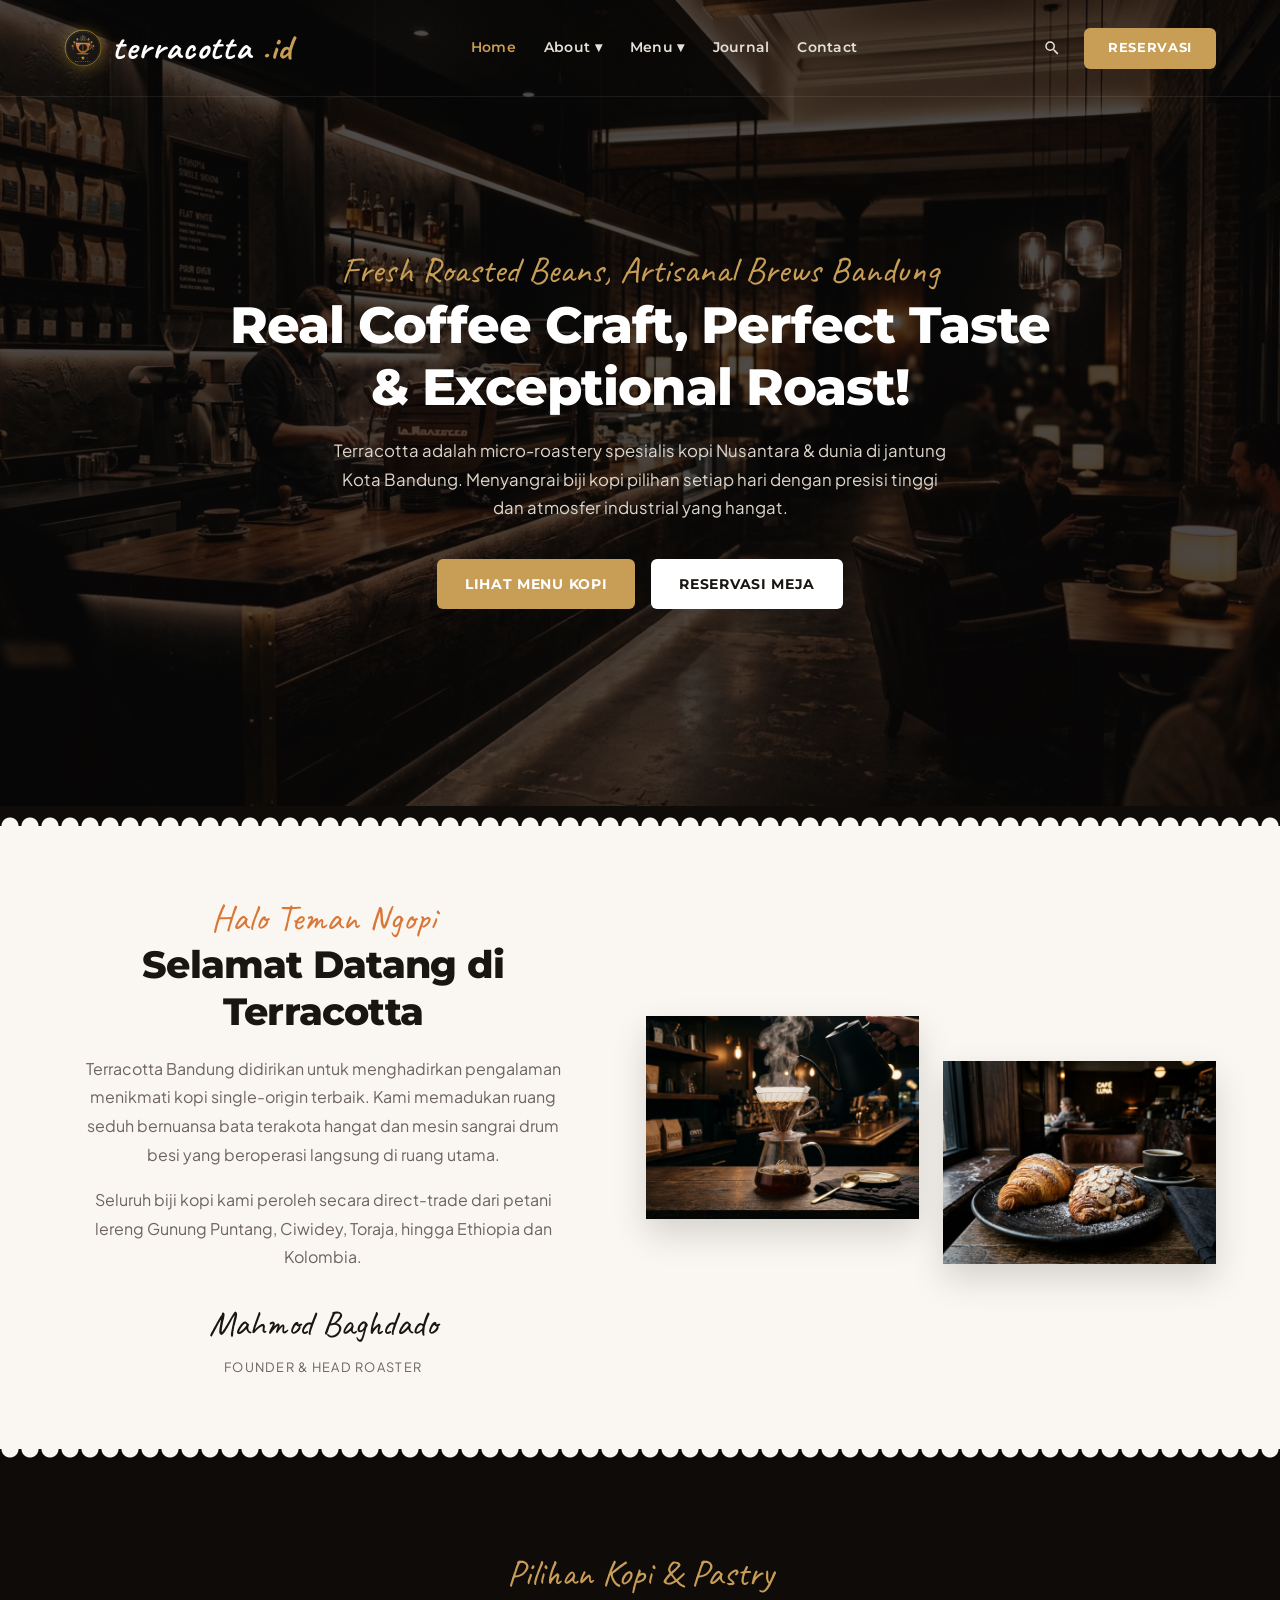
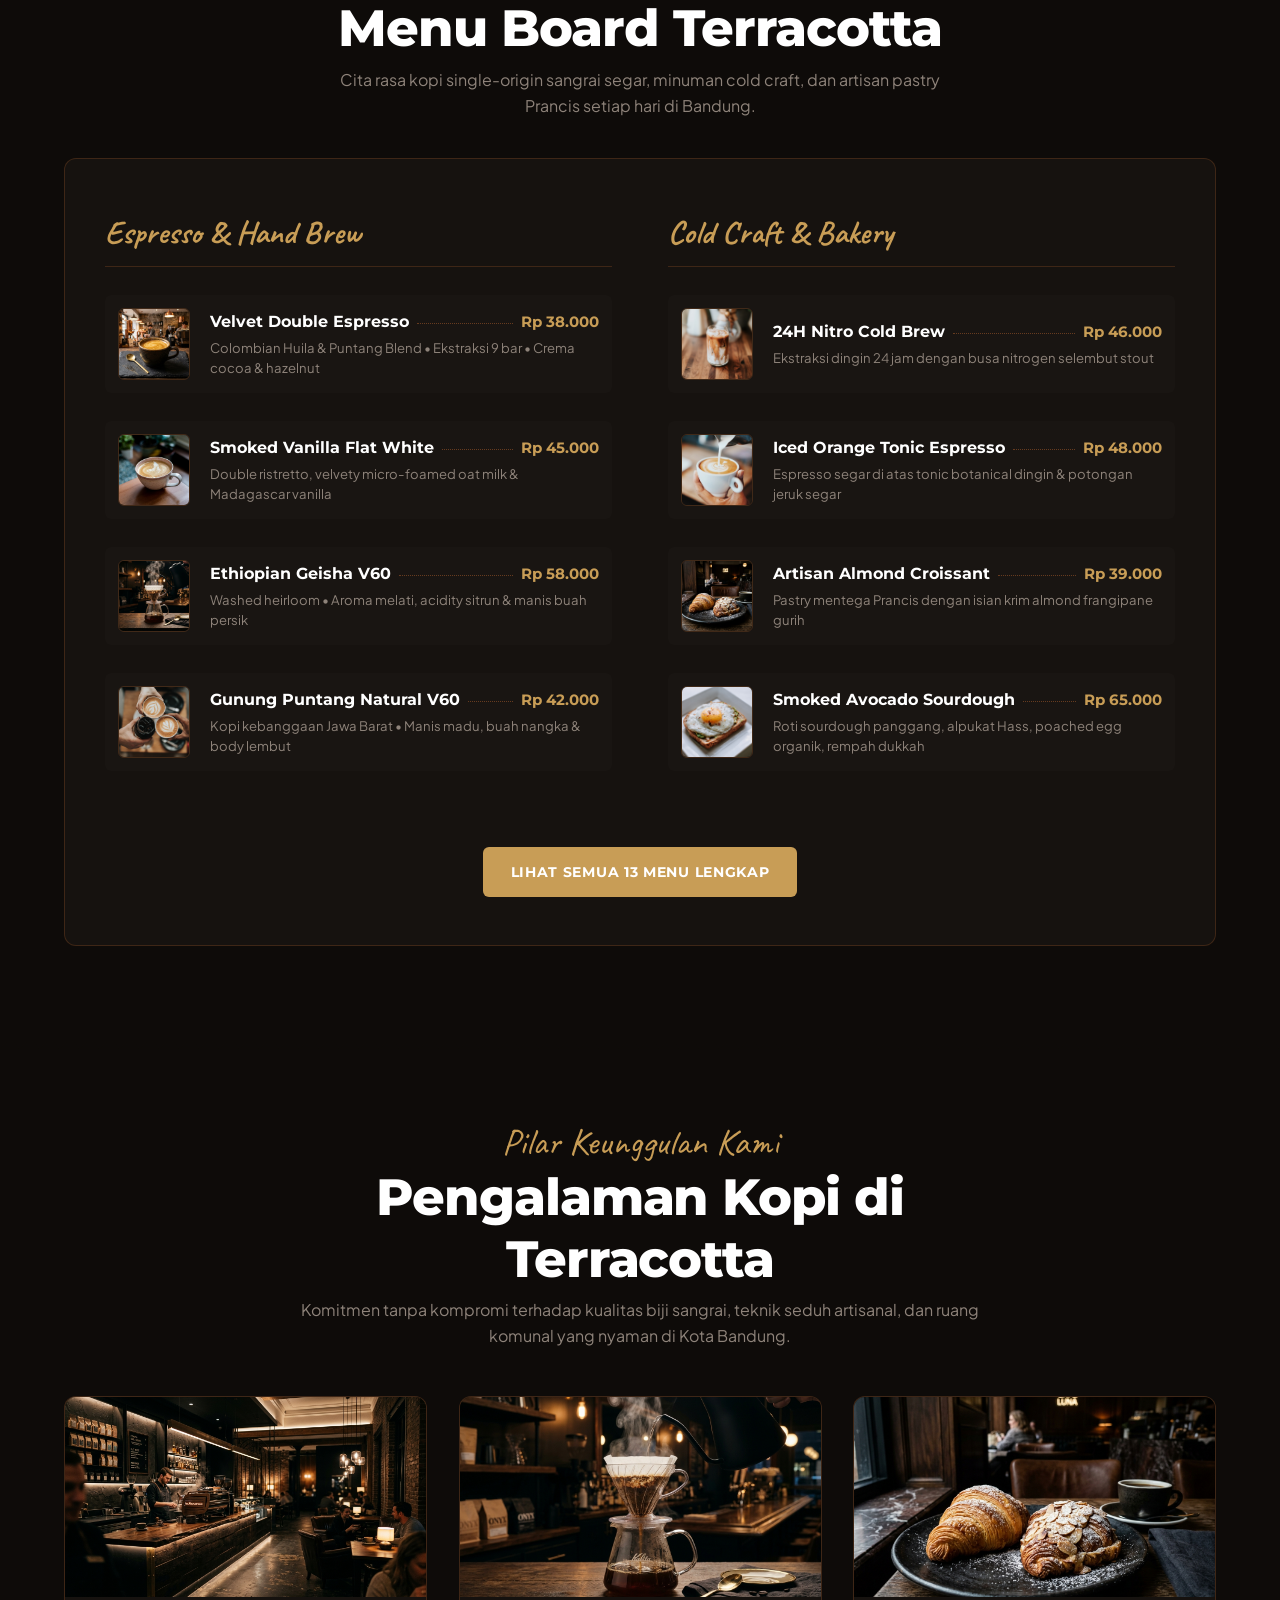
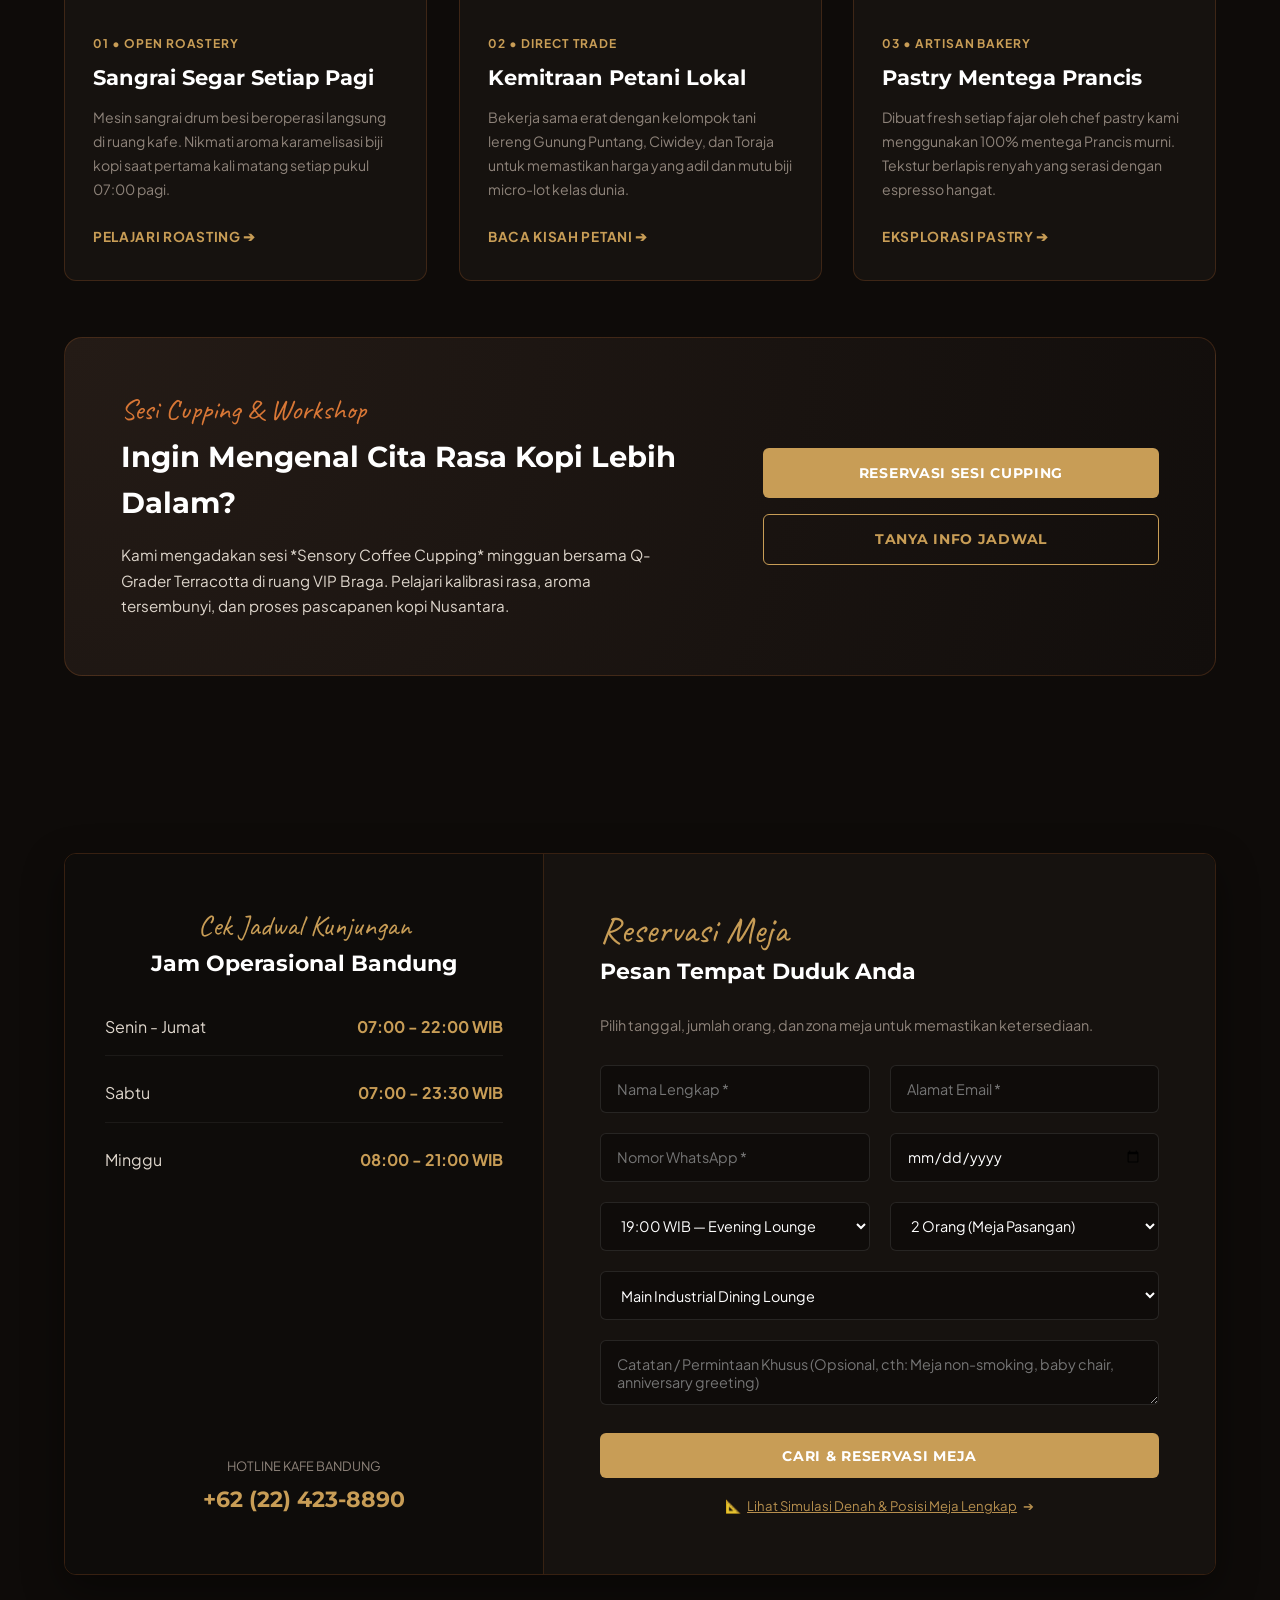
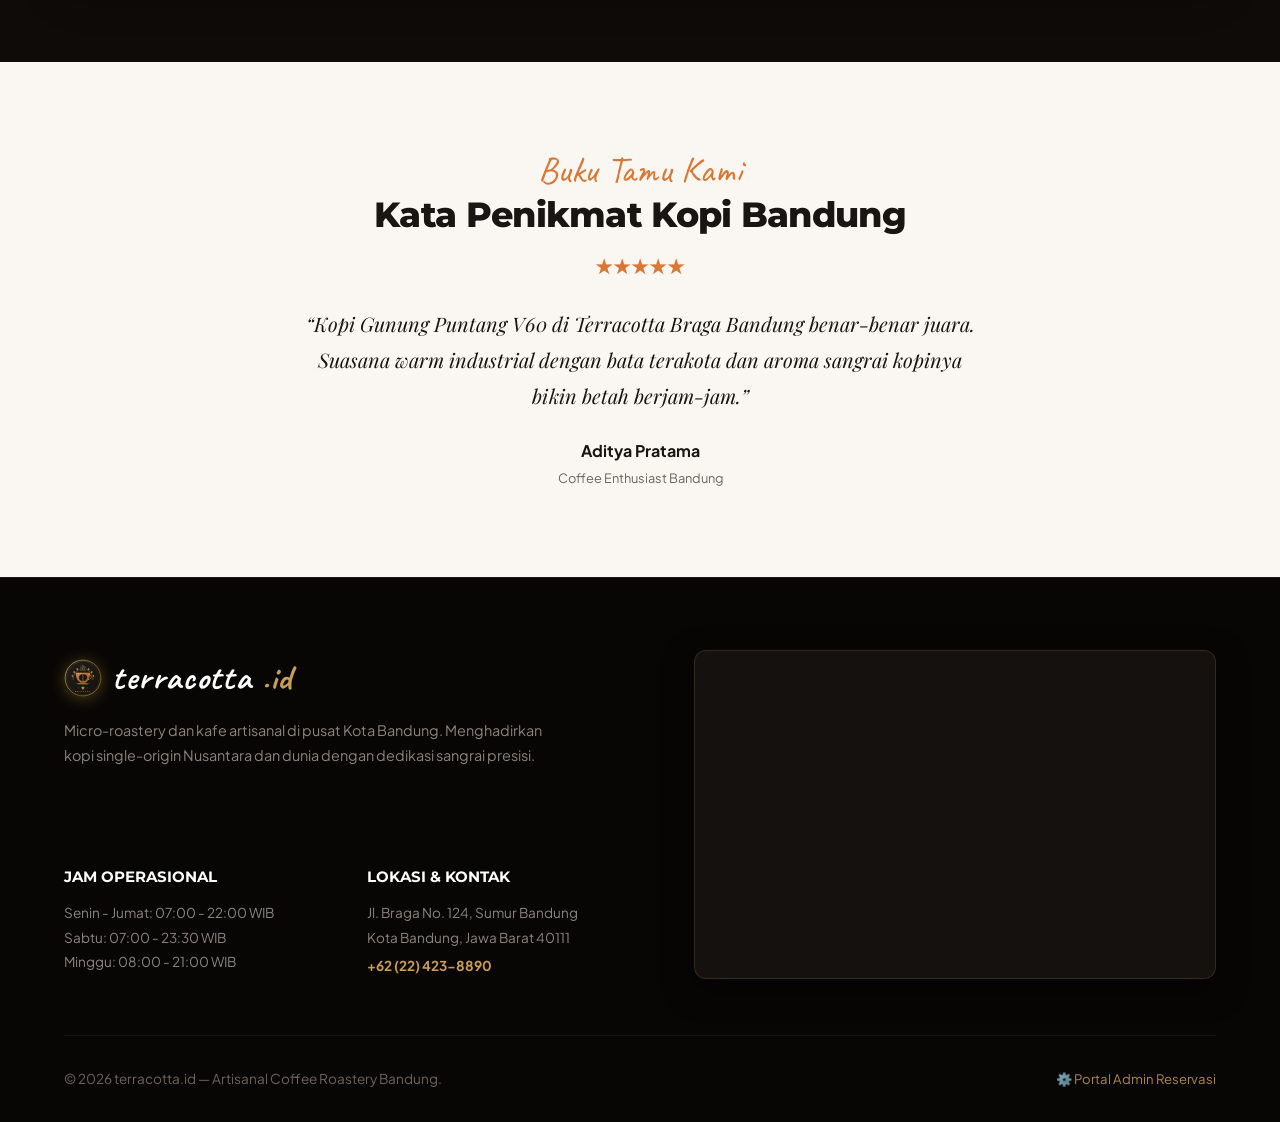
<file: index.html>
<!DOCTYPE html>
<html lang="id">
<head>
  <meta charset="UTF-8">
  <meta name="viewport" content="width=device-width, initial-scale=1.0">
  <meta name="description" content="terracotta.id - Artisanal Coffee Roastery & Cafe di Braga Bandung. Kopi single origin sangrai presisi, espresso handcrafted, dan artisan pastry.">
  <title>Terracotta Coffee Roastery Bandung — terracotta.id</title>
  <link rel="icon" type="image/svg+xml" href="images/logo.svg">
  <link rel="apple-touch-icon" href="images/logo.svg">
  <link rel="stylesheet" href="css/style.css">
</head>
<body>

  <!-- Navigation Bar (terracotta.id Header) -->
  <header class="navbar">
    <div class="container nav-container">
      <a href="index.html" class="logo-brand">
        <img src="images/logo.svg" alt="Terracotta Logo" class="logo-img">
        terracotta<span>.id</span>
      </a>

      <nav class="nav-menu">
        <div class="nav-item active">
          <a href="index.html" class="nav-link">Home</a>
        </div>
        <div class="nav-item">
          <a href="about.html" class="nav-link">About ▾</a>
          <div class="dropdown-menu">
            <a href="about.html" class="dropdown-item">About Terracotta</a>
            <a href="about.html#roasters" class="dropdown-item">Master Roasters Bandung</a>
            <a href="about.html#guestbook" class="dropdown-item">Guestbook & Ulasan</a>
            <a href="contact.html#faqs" class="dropdown-item">Tanya Jawab (FAQ)</a>
          </div>
        </div>
        <div class="nav-item">
          <a href="menu.html" class="nav-link">Menu ▾</a>
          <div class="dropdown-menu">
            <a href="menu.html" class="dropdown-item">Menu Classic Board</a>
            <a href="menu.html#espresso" class="dropdown-item">Espresso Bar</a>
            <a href="menu.html#handbrew" class="dropdown-item">Manual Brew Single Origin</a>
            <a href="menu.html#bakery" class="dropdown-item">Bakery & Brunch</a>
          </div>
        </div>
        <div class="nav-item">
          <a href="blog.html" class="nav-link">Journal</a>
        </div>
        <div class="nav-item">
          <a href="contact.html" class="nav-link">Contact</a>
        </div>
      </nav>

      <div class="nav-right-actions">
        <!-- Search Icon -->
        <div class="nav-action-icons">
          <button class="nav-icon-btn" id="navSearchBtn" aria-label="Search Menu" title="Cari Menu & Beans">
            <svg viewBox="0 0 24 24">
              <path d="M9.5,3A6.5,6.5 0 0,1 16,9.5C16,11.11 15.41,12.59 14.44,13.73L14.71,14H15.5L20.5,19L19,20.5L14,15.5V14.71L13.73,14.44C12.59,15.41 11.11,16 9.5,16A6.5,6.5 0 0,1 3,9.5A6.5,6.5 0 0,1 9.5,3M9.5,5C7,5 5,7 5,9.5C5,12 7,14 9.5,14C12,14 14,12 14,9.5C14,7 12,5 9.5,5Z"/>
            </svg>
          </button>
        </div>

        <a href="reservation.html" class="btn btn-gold" style="padding: 0.65rem 1.5rem; font-size: 0.8rem;">Reservasi</a>
        <div class="hamburger" id="hamburgerBtn" aria-label="Toggle Navigation">
          <span></span>
          <span></span>
          <span></span>
        </div>
      </div>
    </div>
  </header>

  <!-- Mobile Drawer -->
  <aside class="mobile-drawer" id="mobileDrawer">
    <div class="mobile-drawer-header">
      <div class="mobile-drawer-brand">
        <img src="images/logo.svg" alt="Terracotta Logo" class="mobile-logo-img">
        <span>terracotta.id</span>
      </div>
      <button class="mobile-drawer-close" id="mobileDrawerCloseBtn" aria-label="Tutup Menu">
        <svg viewBox="0 0 24 24"><path d="M19,6.41L17.59,5L12,10.59L6.41,5L5,6.41L10.59,12L5,17.59L6.41,19L12,13.41L17.59,19L19,17.59L13.41,12L19,6.41Z"/></svg>
      </button>
    </div>
    <div class="mobile-links">
      <a href="index.html" class="mobile-link">Home</a>
      <a href="about.html" class="mobile-link">About Us</a>
      <a href="menu.html" class="mobile-link">Menu Board</a>
      <a href="reservation.html" class="mobile-link">Reservasi Meja</a>
      <a href="blog.html" class="mobile-link">Journal Kopi</a>
      <a href="contact.html" class="mobile-link">Kontak & Lokasi Bandung</a>
      <a href="admin.html" class="mobile-link" style="color: var(--accent-gold); border-top: 1px dashed rgba(212,175,55,0.25); margin-top: 0.5rem; padding-top: 0.75rem;">⚙️ Portal Staf & Admin</a>
    </div>
    <div class="mobile-drawer-footer">
      <a href="reservation.html" class="btn btn-gold" style="width: 100%;">Reservasi Meja</a>
    </div>
  </aside>

  <main>
    <!-- Hero Section (Terracotta Ripped Edge & Animation) -->
    <section class="hero-babette ripped-bottom" style="background-image: url('images/hero_bg.jpg');">
      <div class="hero-overlay"></div>
      <div class="container hero-content reveal">
        <span class="script-subtitle">Fresh Roasted Beans, Artisanal Brews Bandung</span>
        <h1 class="heading-main" style="margin-bottom: 1.25rem;">Real Coffee Craft, Perfect Taste & Exceptional Roast!</h1>
        <p class="hero-desc">Terracotta adalah micro-roastery spesialis kopi Nusantara & dunia di jantung Kota Bandung. Menyangrai biji kopi pilihan setiap hari dengan presisi tinggi dan atmosfer industrial yang hangat.</p>
        <div class="hero-btn-group">
          <a href="menu.html" class="btn btn-gold">Lihat Menu Kopi</a>
          <a href="reservation.html" class="btn btn-white">Reservasi Meja</a>
        </div>
      </div>
    </section>

    <!-- Welcome Section (Offset Dual Image Grid) -->
    <section class="section section-light">
      <div class="container">
        <div class="welcome-grid">
          <div class="welcome-text reveal-left">
            <span class="script-subtitle" style="color: var(--accent-terracotta);">Halo Teman Ngopi</span>
            <h2 class="heading-main dark-text" style="margin-bottom: 1.25rem; font-size: 2.4rem;">Selamat Datang di Terracotta</h2>
            <p style="color: var(--text-muted-light); margin-bottom: 1rem; line-height: 1.8;">Terracotta Bandung didirikan untuk menghadirkan pengalaman menikmati kopi single-origin terbaik. Kami memadukan ruang seduh bernuansa bata terakota hangat dan mesin sangrai drum besi yang beroperasi langsung di ruang utama.</p>
            <p style="color: var(--text-muted-light); line-height: 1.8;">Seluruh biji kopi kami peroleh secara direct-trade dari petani lereng Gunung Puntang, Ciwidey, Toraja, hingga Ethiopia dan Kolombia.</p>
            <div class="welcome-signature">Mahmod Baghdado</div>
            <p style="font-size: 0.8rem; color: var(--text-muted-light); text-transform: uppercase; letter-spacing: 0.1em; margin-top: 0.25rem;">Founder & Head Roaster</p>
          </div>

          <div class="offset-images-wrap reveal-right">
            <div class="offset-img-1">
              <img src="images/pour_over.jpg" alt="V60 Hand Brew Pour Over Coffee Terracotta">
            </div>
            <div class="offset-img-2">
              <img src="images/pastry.jpg" alt="Fresh Baked Almond Croissant Terracotta Bandung">
            </div>
          </div>
        </div>
      </div>
    </section>

    <!-- Classic Menu Board Section with Full Thumbnails -->
    <section class="section ripped-top ripped-bottom" style="background-color: var(--bg-dark);">
      <div class="container">
        <div class="reveal" style="text-align: center; max-width: 650px; margin: 0 auto 2rem;">
          <span class="script-subtitle">Pilihan Kopi & Pastry</span>
          <h2 class="heading-main">Menu Board Terracotta</h2>
          <p style="color: var(--text-muted-dark); margin-top: 0.5rem;">Cita rasa kopi single-origin sangrai segar, minuman cold craft, dan artisan pastry Prancis setiap hari di Bandung.</p>
        </div>

        <div class="menu-board-wrap reveal">
          <div class="menu-board-cols">
            
            <!-- Column 1: Espresso & Hand Brew -->
            <div>
              <h3 class="menu-cat-title">Espresso & Hand Brew</h3>

              <div class="menu-item-row" data-category="espresso">
                <div class="menu-item-thumb">
                  <img src="images/espresso.jpg" alt="Velvet Double Espresso">
                </div>
                <div class="menu-item-details">
                  <div class="menu-item-header">
                    <span class="menu-item-name">Velvet Double Espresso</span>
                    <span class="menu-item-dots"></span>
                    <span class="menu-item-price">Rp 38.000</span>
                  </div>
                  <p class="menu-item-desc">Colombian Huila & Puntang Blend • Ekstraksi 9 bar • Crema cocoa & hazelnut</p>
                </div>
              </div>

              <div class="menu-item-row" data-category="espresso">
                <div class="menu-item-thumb">
                  <img src="images/flat_white.jpg" alt="Smoked Vanilla Flat White">
                </div>
                <div class="menu-item-details">
                  <div class="menu-item-header">
                    <span class="menu-item-name">Smoked Vanilla Flat White</span>
                    <span class="menu-item-dots"></span>
                    <span class="menu-item-price">Rp 45.000</span>
                  </div>
                  <p class="menu-item-desc">Double ristretto, velvety micro-foamed oat milk & Madagascar vanilla</p>
                </div>
              </div>

              <div class="menu-item-row" data-category="handbrew">
                <div class="menu-item-thumb">
                  <img src="images/pour_over.jpg" alt="Ethiopian Geisha V60">
                </div>
                <div class="menu-item-details">
                  <div class="menu-item-header">
                    <span class="menu-item-name">Ethiopian Geisha V60</span>
                    <span class="menu-item-dots"></span>
                    <span class="menu-item-price">Rp 58.000</span>
                  </div>
                  <p class="menu-item-desc">Washed heirloom • Aroma melati, acidity sitrun & manis buah persik</p>
                </div>
              </div>

              <div class="menu-item-row" data-category="handbrew">
                <div class="menu-item-thumb">
                  <img src="images/puntang_v60.jpg" alt="Gunung Puntang Natural V60">
                </div>
                <div class="menu-item-details">
                  <div class="menu-item-header">
                    <span class="menu-item-name">Gunung Puntang Natural V60</span>
                    <span class="menu-item-dots"></span>
                    <span class="menu-item-price">Rp 42.000</span>
                  </div>
                  <p class="menu-item-desc">Kopi kebanggaan Jawa Barat • Manis madu, buah nangka & body lembut</p>
                </div>
              </div>
            </div>

            <!-- Column 2: Cold Craft, Bakery & Brunch -->
            <div>
              <h3 class="menu-cat-title">Cold Craft & Bakery</h3>

              <div class="menu-item-row" data-category="coldbrew">
                <div class="menu-item-thumb">
                  <img src="images/nitro_cold_brew.jpg" alt="24H Nitro Cold Brew">
                </div>
                <div class="menu-item-details">
                  <div class="menu-item-header">
                    <span class="menu-item-name">24H Nitro Cold Brew</span>
                    <span class="menu-item-dots"></span>
                    <span class="menu-item-price">Rp 46.000</span>
                  </div>
                  <p class="menu-item-desc">Ekstraksi dingin 24 jam dengan busa nitrogen selembut stout</p>
                </div>
              </div>

              <div class="menu-item-row" data-category="coldbrew">
                <div class="menu-item-thumb">
                  <img src="images/orange_tonic.jpg" alt="Iced Orange Tonic Espresso">
                </div>
                <div class="menu-item-details">
                  <div class="menu-item-header">
                    <span class="menu-item-name">Iced Orange Tonic Espresso</span>
                    <span class="menu-item-dots"></span>
                    <span class="menu-item-price">Rp 48.000</span>
                  </div>
                  <p class="menu-item-desc">Espresso segar di atas tonic botanical dingin & potongan jeruk segar</p>
                </div>
              </div>

              <div class="menu-item-row" data-category="bakery">
                <div class="menu-item-thumb">
                  <img src="images/pastry.jpg" alt="Artisan Almond Croissant">
                </div>
                <div class="menu-item-details">
                  <div class="menu-item-header">
                    <span class="menu-item-name">Artisan Almond Croissant</span>
                    <span class="menu-item-dots"></span>
                    <span class="menu-item-price">Rp 39.000</span>
                  </div>
                  <p class="menu-item-desc">Pastry mentega Prancis dengan isian krim almond frangipane gurih</p>
                </div>
              </div>

              <div class="menu-item-row" data-category="bakery">
                <div class="menu-item-thumb">
                  <img src="images/avocado_toast.jpg" alt="Smoked Avocado Sourdough Tartine">
                </div>
                <div class="menu-item-details">
                  <div class="menu-item-header">
                    <span class="menu-item-name">Smoked Avocado Sourdough</span>
                    <span class="menu-item-dots"></span>
                    <span class="menu-item-price">Rp 65.000</span>
                  </div>
                  <p class="menu-item-desc">Roti sourdough panggang, alpukat Hass, poached egg organik, rempah dukkah</p>
                </div>
              </div>
            </div>

          </div>

          <div style="text-align: center; margin-top: 3rem;">
            <a href="menu.html" class="btn btn-gold">Lihat Semua 13 Menu Lengkap</a>
          </div>
        </div>
      </div>
    </section>

    <!-- NEW SECTION: Pengalaman & Keunggulan Roastery Terracotta Bandung -->
    <section class="section" id="roasteryExperienceSection">
      <div class="container">
        <div class="reveal" style="text-align: center; max-width: 700px; margin: 0 auto 1.5rem;">
          <span class="script-subtitle">Pilar Keunggulan Kami</span>
          <h2 class="heading-main">Pengalaman Kopi di Terracotta</h2>
          <p style="color: var(--text-muted-dark); margin-top: 0.5rem;">Komitmen tanpa kompromi terhadap kualitas biji sangrai, teknik seduh artisanal, dan ruang komunal yang nyaman di Kota Bandung.</p>
        </div>

        <!-- 3 Feature Pillars Grid -->
        <div class="experience-pillars-grid">
          
          <!-- Pillar 1 -->
          <div class="pillar-card reveal delay-1">
            <div class="pillar-img-wrap">
              <img src="images/hero_bg.jpg" alt="Open Roastery Showcase Bandung">
            </div>
            <div class="pillar-body">
              <div>
                <span class="pillar-badge">01 • Open Roastery</span>
                <h3 class="pillar-title">Sangrai Segar Setiap Pagi</h3>
                <p class="pillar-desc">Mesin sangrai drum besi beroperasi langsung di ruang kafe. Nikmati aroma karamelisasi biji kopi saat pertama kali matang setiap pukul 07:00 pagi.</p>
              </div>
              <a href="about.html" class="pillar-link">Pelajari Roasting ➔</a>
            </div>
          </div>

          <!-- Pillar 2 -->
          <div class="pillar-card reveal delay-2">
            <div class="pillar-img-wrap">
              <img src="images/pour_over.jpg" alt="Single Origin Direct Trade">
            </div>
            <div class="pillar-body">
              <div>
                <span class="pillar-badge">02 • Direct Trade</span>
                <h3 class="pillar-title">Kemitraan Petani Lokal</h3>
                <p class="pillar-desc">Bekerja sama erat dengan kelompok tani lereng Gunung Puntang, Ciwidey, dan Toraja untuk memastikan harga yang adil dan mutu biji micro-lot kelas dunia.</p>
              </div>
              <a href="blog.html" class="pillar-link">Baca Kisah Petani ➔</a>
            </div>
          </div>

          <!-- Pillar 3 -->
          <div class="pillar-card reveal delay-3">
            <div class="pillar-img-wrap">
              <img src="images/pastry.jpg" alt="Fresh Daily Oven French Pastry">
            </div>
            <div class="pillar-body">
              <div>
                <span class="pillar-badge">03 • Artisan Bakery</span>
                <h3 class="pillar-title">Pastry Mentega Prancis</h3>
                <p class="pillar-desc">Dibuat fresh setiap fajar oleh chef pastry kami menggunakan 100% mentega Prancis murni. Tekstur berlapis renyah yang serasi dengan espresso hangat.</p>
              </div>
              <a href="menu.html#bakery" class="pillar-link">Eksplorasi Pastry ➔</a>
            </div>
          </div>

        </div>

        <!-- Spotlight Banner Callout -->
        <div class="roastery-spotlight-box reveal">
          <div>
            <span class="script-subtitle" style="font-size: 1.8rem; color: var(--accent-terracotta);">Sesi Cupping & Workshop</span>
            <h3 style="font-family: var(--font-heading); font-size: 1.8rem; color: #fff; margin: 0.5rem 0 1rem;">Ingin Mengenal Cita Rasa Kopi Lebih Dalam?</h3>
            <p style="color: #ded6cc; font-size: 0.95rem; line-height: 1.7; max-width: 540px;">Kami mengadakan sesi *Sensory Coffee Cupping* mingguan bersama Q-Grader Terracotta di ruang VIP Braga. Pelajari kalibrasi rasa, aroma tersembunyi, dan proses pascapanen kopi Nusantara.</p>
          </div>
          <div style="display: flex; flex-direction: column; gap: 1rem; align-items: flex-start;">
            <a href="reservation.html" class="btn btn-gold" style="width: 100%; text-align: center;">Reservasi Sesi Cupping</a>
            <a href="contact.html" class="btn btn-outline-gold" style="width: 100%; text-align: center;">Tanya Info Jadwal</a>
          </div>
        </div>

      </div>
    </section>

    <!-- Side-by-Side Opening Times & Reservation -->
    <section class="section" id="reservation">
      <div class="container">
        <div class="hours-reservation-split reveal">
          
          <!-- Left: Opening Hours Card -->
          <div class="hours-card">
            <div>
              <span class="script-subtitle" style="font-size: 1.8rem;">Cek Jadwal Kunjungan</span>
              <h3 class="heading-sub" style="color: #fff; margin-bottom: 2rem;">Jam Operasional Bandung</h3>
              
              <div style="margin-bottom: 1.5rem; text-align: left; border-bottom: 1px solid rgba(255,255,255,0.06); padding-bottom: 1rem;">
                <div style="display: flex; justify-content: space-between; color: #ded6cc;">
                  <span>Senin - Jumat</span>
                  <strong style="color: var(--accent-gold);">07:00 - 22:00 WIB</strong>
                </div>
              </div>

              <div style="margin-bottom: 1.5rem; text-align: left; border-bottom: 1px solid rgba(255,255,255,0.06); padding-bottom: 1rem;">
                <div style="display: flex; justify-content: space-between; color: #ded6cc;">
                  <span>Sabtu</span>
                  <strong style="color: var(--accent-gold);">07:00 - 23:30 WIB</strong>
                </div>
              </div>

              <div style="margin-bottom: 1.5rem; text-align: left;">
                <div style="display: flex; justify-content: space-between; color: #ded6cc;">
                  <span>Minggu</span>
                  <strong style="color: var(--accent-gold);">08:00 - 21:00 WIB</strong>
                </div>
              </div>
            </div>

            <div style="margin-top: 2rem;">
              <span style="font-size: 0.8rem; color: var(--text-muted-dark); text-transform: uppercase;">Hotline Kafe Bandung</span>
              <h4 style="font-family: var(--font-heading); font-size: 1.4rem; color: var(--accent-gold); margin-top: 0.25rem;">+62 (22) 423-8890</h4>
            </div>
          </div>

          <!-- Right: Make A Reservation Form -->
          <div class="reservation-form-card">
            <span class="script-subtitle">Reservasi Meja</span>
            <h3 class="heading-sub" style="color: #fff; margin-bottom: 1.5rem;">Pesan Tempat Duduk Anda</h3>
            <p style="color: var(--text-muted-dark); font-size: 0.9rem; margin-bottom: 1.75rem;">Pilih tanggal, jumlah orang, dan zona meja untuk memastikan ketersediaan.</p>

            <form id="reservationForm">
              <div class="form-row">
                <input type="text" id="resGuestName" class="form-field" placeholder="Nama Lengkap *" required>
                <input type="email" id="resGuestEmail" class="form-field" placeholder="Alamat Email *" required>
              </div>

              <div class="form-row">
                <input type="tel" id="resGuestPhone" class="form-field" placeholder="Nomor WhatsApp *" required>
                <input type="date" id="resDate" class="form-field" required>
              </div>

              <div class="form-row">
                <select id="resTime" class="form-field" required>
                  <option value="08:00 WIB">08:00 WIB — Morning Brew</option>
                  <option value="11:00 WIB">11:00 WIB — Brunch</option>
                  <option value="15:00 WIB">15:00 WIB — Afternoon Cupping</option>
                  <option value="19:00 WIB" selected>19:00 WIB — Evening Lounge</option>
                  <option value="21:00 WIB">21:00 WIB — Night Bistro</option>
                </select>
                <select id="resGuests" class="form-field" required>
                  <option value="1 Orang">1 Orang (Solo Tasting)</option>
                  <option value="2 Orang" selected>2 Orang (Meja Pasangan)</option>
                  <option value="4 Orang">4 Orang (Meja Grup)</option>
                  <option value="6+ VIP">6+ Orang (VIP Cupping Room)</option>
                </select>
              </div>

              <div class="form-row">
                <select id="resArea" class="form-field" style="grid-column: 1 / -1;">
                  <option value="Espresso Brew Bar">Espresso Brew Bar (Depan Barista)</option>
                  <option value="Main Industrial Lounge" selected>Main Industrial Dining Lounge</option>
                  <option value="Braga Courtyard Patio">Braga Courtyard Patio (Outdoor Area)</option>
                  <option value="Private VIP Cupping Room">Private VIP Cupping Room (Mezzanine)</option>
                </select>
              </div>

              <!-- Special Notes Field -->
              <div class="form-row">
                <textarea id="resNotes" class="form-field" rows="2" placeholder="Catatan / Permintaan Khusus (Opsional, cth: Meja non-smoking, baby chair, anniversary greeting)" style="grid-column: 1 / -1; resize: vertical;"></textarea>
              </div>

              <button type="submit" class="btn btn-gold" style="width: 100%; margin-top: 0.5rem;">Cari & Reservasi Meja</button>
              
              <div style="margin-top: 0.85rem; text-align: center;">
                <a href="reservation.html" style="font-size: 0.82rem; color: var(--accent-gold); text-decoration: none; opacity: 0.9; display: inline-flex; align-items: center; gap: 0.4rem;">
                  <span>📐</span>
                  <span style="text-decoration: underline;">Lihat Simulasi Denah & Posisi Meja Lengkap</span> ➔
                </a>
              </div>
            </form>
          </div>

        </div>
      </div>
    </section>

    <!-- Guestbook Testimonials -->
    <section class="section section-light">
      <div class="container">
        <div class="guestbook-card reveal">
          <span class="script-subtitle" style="color: var(--accent-terracotta);">Buku Tamu Kami</span>
          <h2 class="heading-main dark-text" style="font-size: 2.2rem;">Kata Penikmat Kopi Bandung</h2>
          <div style="color: var(--accent-terracotta); font-size: 1.3rem; margin-top: 0.75rem;">★★★★★</div>
          <blockquote class="guestbook-quote" style="color: var(--text-dark);">
            “Kopi Gunung Puntang V60 di Terracotta Braga Bandung benar-benar juara. Suasana warm industrial dengan bata terakota dan aroma sangrai kopinya bikin betah berjam-jam.”
          </blockquote>
          <p style="font-weight: 700; color: var(--text-dark);">Aditya Pratama</p>
          <span style="font-size: 0.8rem; color: var(--text-muted-light);">Coffee Enthusiast Bandung</span>
        </div>
      </div>
    </section>
  </main>

  <!-- Custom Designed Reservation Confirmation Modal -->
  <div class="res-modal-overlay" id="customResModal">
    <div class="res-modal-card">
      <div class="res-modal-badge-icon">✓</div>
      <span class="script-subtitle" style="font-size: 1.8rem; color: var(--accent-terracotta);">Meja Berhasil Dipesan!</span>
      <h3 style="font-family: var(--font-heading); color: #fff; font-size: 1.35rem; margin-bottom: 0.5rem;">Reservasi Terkonfirmasi</h3>
      <p style="color: var(--text-muted-dark); font-size: 0.85rem;">Booking meja Anda telah tercatat di sistem Terracotta Bandung.</p>

      <div class="res-modal-ticket" id="resTicketDetails">
        <!-- Filled dynamically by main.js -->
      </div>

      <button class="btn btn-gold" id="closeResModalBtn" style="width: 100%;">Selesai & Tutup</button>
    </div>
  </div>

  <!-- Footer with Left Info & Right Bandung Interactive Map -->
  <footer class="footer-babette">
    <div class="container">
      <div class="footer-split-grid reveal">
        
        <!-- Left Column: Information & Brand -->
        <div class="footer-info-col">
          <div>
            <a href="index.html" class="logo-brand" style="margin-bottom: 0.75rem;">
              <img src="images/logo.svg" alt="Terracotta Logo" class="logo-img">
              terracotta<span>.id</span>
            </a>
            <p style="color: var(--text-muted-dark); font-size: 0.9rem; line-height: 1.7; max-width: 480px;">Micro-roastery dan kafe artisanal di pusat Kota Bandung. Menghadirkan kopi single-origin Nusantara dan dunia dengan dedikasi sangrai presisi.</p>
          </div>

          <div class="footer-info-details">
            <div>
              <h4 style="font-family: var(--font-heading); font-size: 0.95rem; font-weight: 700; margin-bottom: 0.75rem; color: #fff; text-transform: uppercase;">Jam Operasional</h4>
              <div style="font-size: 0.85rem; color: var(--text-muted-dark); line-height: 1.8;">
                <div>Senin - Jumat: 07:00 - 22:00 WIB</div>
                <div>Sabtu: 07:00 - 23:30 WIB</div>
                <div>Minggu: 08:00 - 21:00 WIB</div>
              </div>
            </div>

            <div>
              <h4 style="font-family: var(--font-heading); font-size: 0.95rem; font-weight: 700; margin-bottom: 0.75rem; color: #fff; text-transform: uppercase;">Lokasi & Kontak</h4>
              <div style="font-size: 0.85rem; color: var(--text-muted-dark); line-height: 1.8;">
                <div>Jl. Braga No. 124, Sumur Bandung</div>
                <div>Kota Bandung, Jawa Barat 40111</div>
                <div style="color: var(--accent-gold); font-weight: 700; margin-top: 0.25rem;">+62 (22) 423-8890</div>
              </div>
            </div>
          </div>
        </div>

        <!-- Right Column: Interactive Bandung Google Map -->
        <div class="footer-map-col">
          <iframe 
            src="https://www.google.com/maps/embed?pb=!1m18!1m12!1m3!1d3960.784405374465!2d107.6074213749965!3d-6.916350793083168!2m3!1f0!2f0!3f0!3m2!1i1024!2i768!4f13.1!3m3!1m2!1s0x2e68e63032a138c7%3A0x8e8334460d3d52aa!2sJl.%20Braga%2C%20Kota%20Bandung%2C%20Jawa%20Barat!5e0!3m2!1sen!2sid!4v1689000000000!5m2!1sen!2sid" 
            title="Lokasi Terracotta Coffee Roastery Braga Bandung" 
            loading="lazy" 
            referrerpolicy="no-referrer-when-downgrade">
          </iframe>
        </div>

      </div>

      <div class="footer-bottom">
        <p>&copy; 2026 terracotta.id — Artisanal Coffee Roastery Bandung.</p>
        <div>
          <a href="admin.html" style="color: var(--accent-gold); font-size: 0.82rem; text-decoration: none; opacity: 0.85; transition: opacity 0.2s;">⚙️ Portal Admin Reservasi</a>
        </div>
      </div>
    </div>
  </footer>

  <script src="js/main.js"></script>
</body>
</html>
</file>
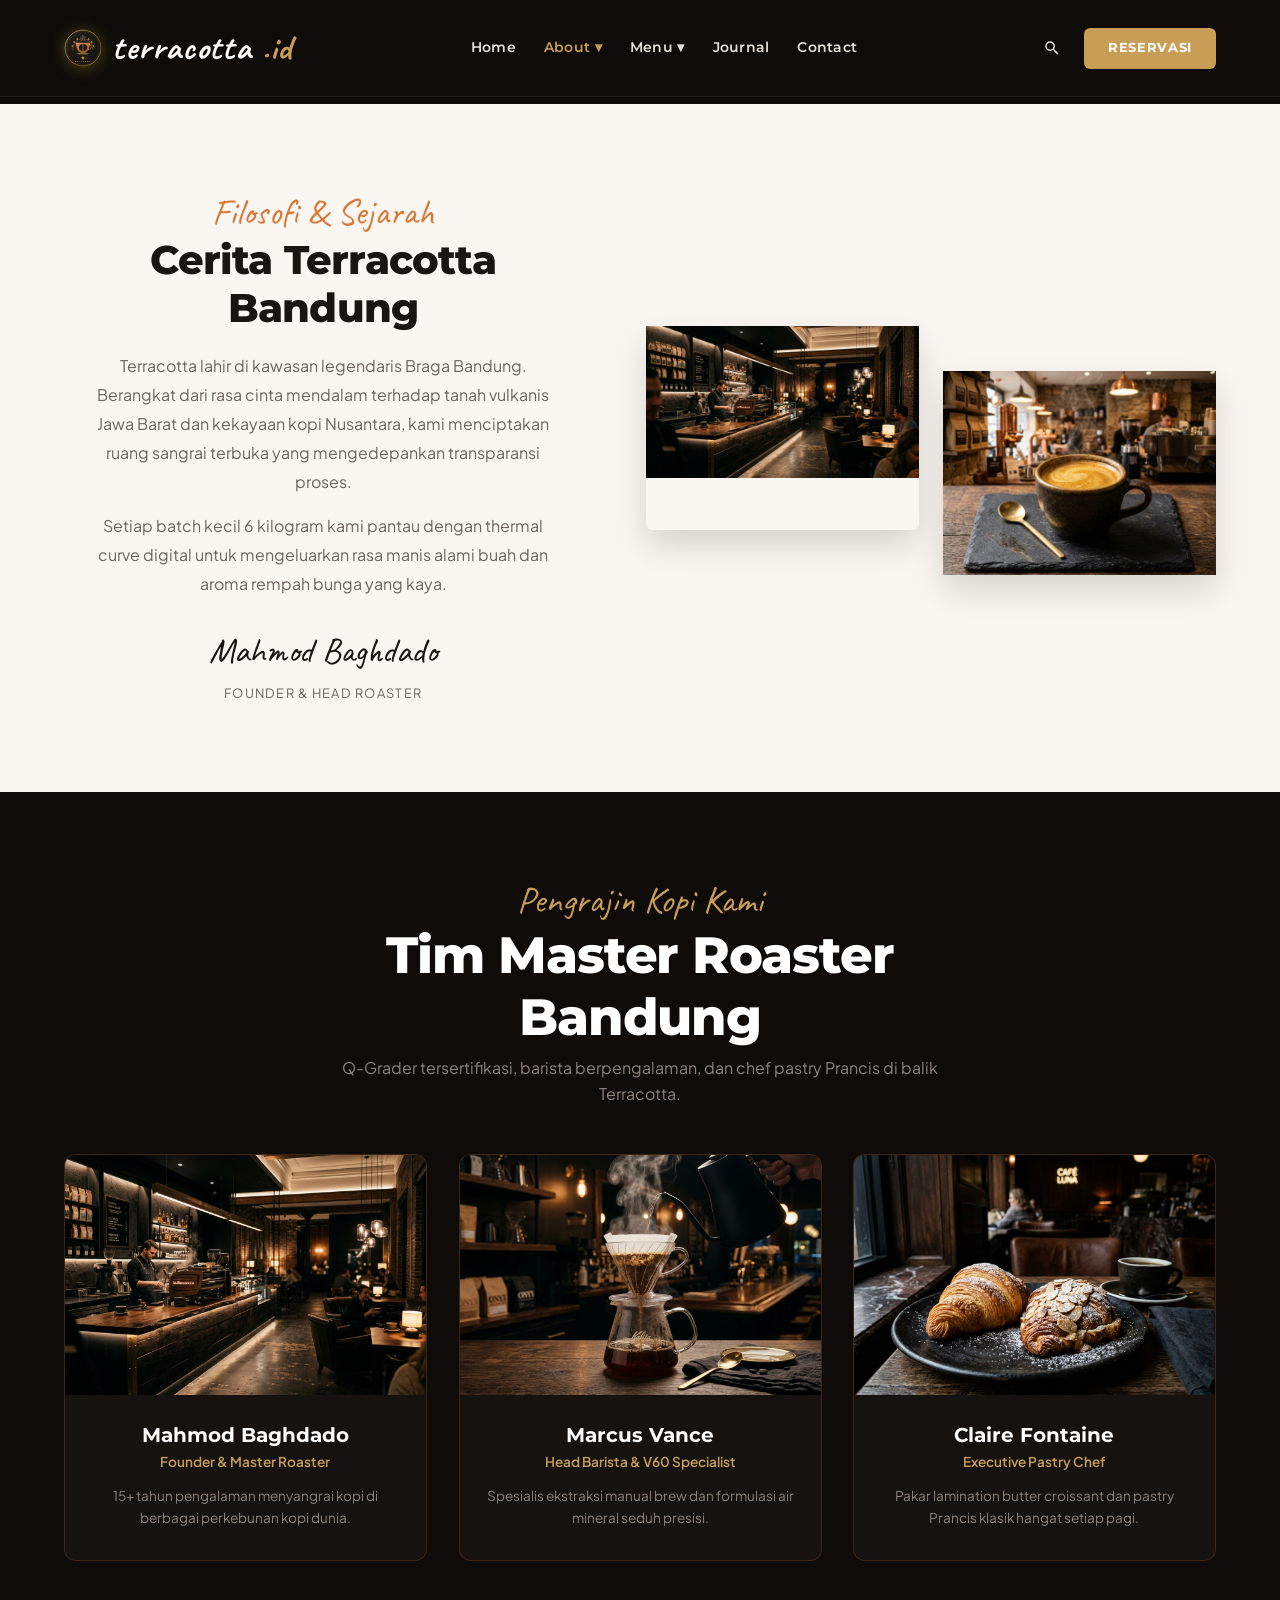
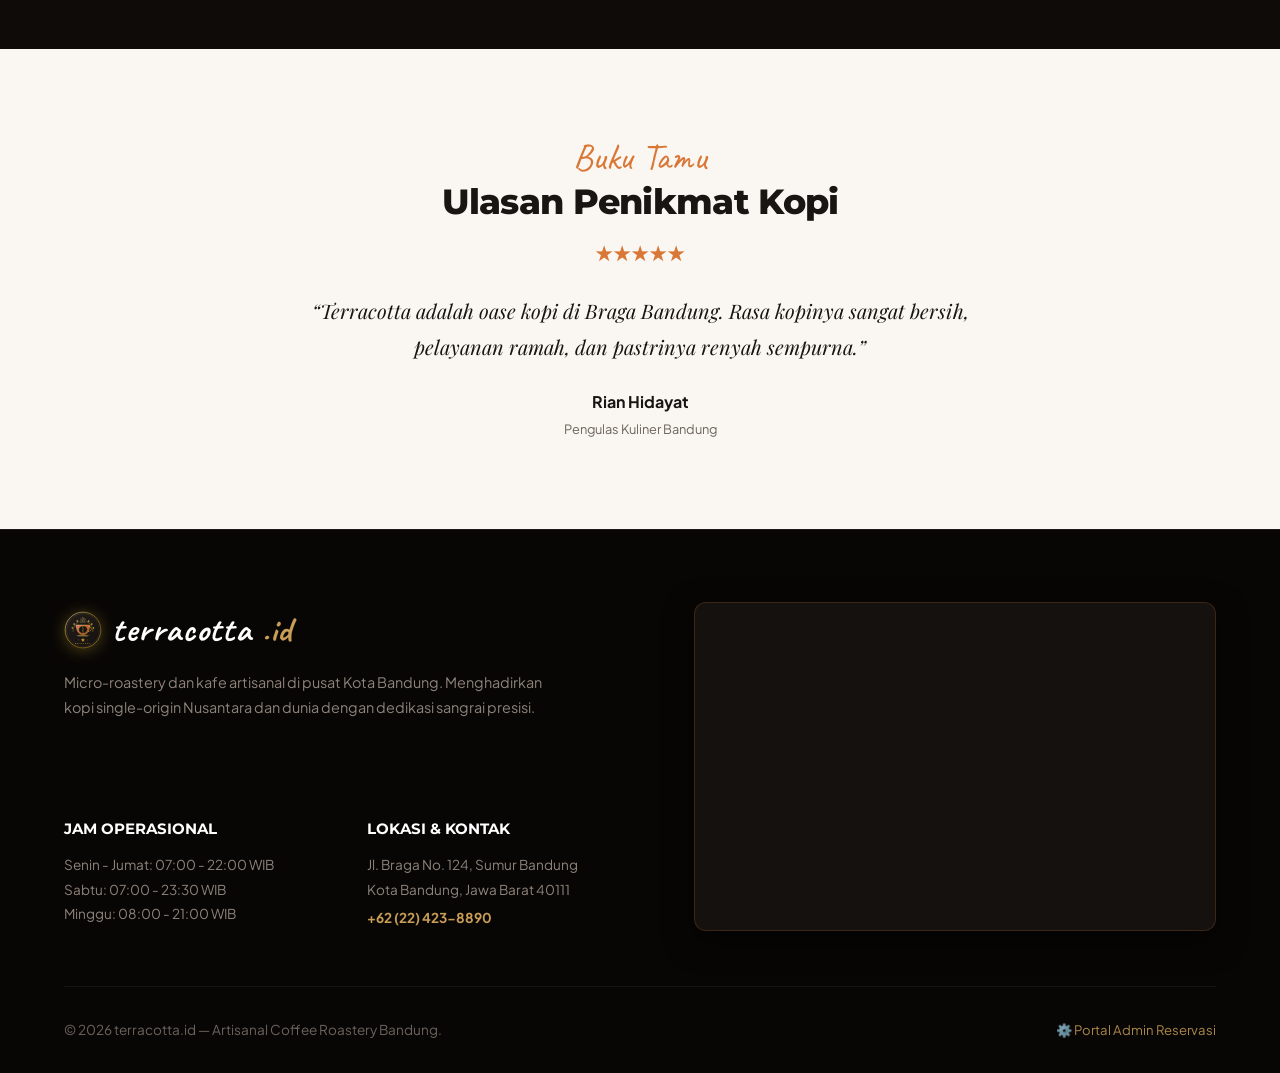
<file: about.html>
<!DOCTYPE html>
<html lang="id">
<head>
  <meta charset="UTF-8">
  <meta name="viewport" content="width=device-width, initial-scale=1.0">
  <meta name="description" content="Tentang terracotta.id Bandung - Cerita sangrai kopi presisi, profil master roaster, dan komitmen direct-trade di Braga Bandung.">
  <title>About Us — Terracotta Coffee Roastery Bandung</title>
  <link rel="icon" type="image/svg+xml" href="images/logo.svg">
  <link rel="apple-touch-icon" href="images/logo.svg">
  <link rel="stylesheet" href="css/style.css">
</head>
<body>

  <!-- Navbar -->
  <header class="navbar scrolled">
    <div class="container nav-container">
      <a href="index.html" class="logo-brand">
        <img src="images/logo.svg" alt="Terracotta Logo" class="logo-img">
        terracotta<span>.id</span>
      </a>

      <nav class="nav-menu">
        <div class="nav-item">
          <a href="index.html" class="nav-link">Home</a>
        </div>
        <div class="nav-item active">
          <a href="about.html" class="nav-link">About ▾</a>
          <div class="dropdown-menu">
            <a href="about.html" class="dropdown-item">About Terracotta</a>
            <a href="#roasters" class="dropdown-item">Master Roasters Bandung</a>
            <a href="#guestbook" class="dropdown-item">Guestbook & Ulasan</a>
          </div>
        </div>
        <div class="nav-item">
          <a href="menu.html" class="nav-link">Menu ▾</a>
          <div class="dropdown-menu">
            <a href="menu.html" class="dropdown-item">Menu Classic Board</a>
            <a href="menu.html#espresso" class="dropdown-item">Espresso Bar</a>
            <a href="menu.html#handbrew" class="dropdown-item">Manual Brew Single Origin</a>
          </div>
        </div>
        <div class="nav-item">
          <a href="blog.html" class="nav-link">Journal</a>
        </div>
        <div class="nav-item">
          <a href="contact.html" class="nav-link">Contact</a>
        </div>
      </nav>

      <div class="nav-right-actions">
        <div class="nav-action-icons">
          <button class="nav-icon-btn" id="navSearchBtn" aria-label="Search Menu" title="Cari Menu">
            <svg viewBox="0 0 24 24">
              <path d="M9.5,3A6.5,6.5 0 0,1 16,9.5C16,11.11 15.41,12.59 14.44,13.73L14.71,14H15.5L20.5,19L19,20.5L14,15.5V14.71L13.73,14.44C12.59,15.41 11.11,16 9.5,16A6.5,6.5 0 0,1 3,9.5A6.5,6.5 0 0,1 9.5,3M9.5,5C7,5 5,7 5,9.5C5,12 7,14 9.5,14C12,14 14,12 14,9.5C14,7 12,5 9.5,5Z"/>
            </svg>
          </button>
        </div>

        <a href="reservation.html" class="btn btn-gold" style="padding: 0.65rem 1.5rem; font-size: 0.8rem;">Reservasi</a>
        <div class="hamburger" id="hamburgerBtn" aria-label="Toggle Navigation">
          <span></span>
          <span></span>
          <span></span>
        </div>
      </div>
    </div>
  </header>

  <!-- Mobile Drawer -->
  <aside class="mobile-drawer" id="mobileDrawer">
    <div class="mobile-drawer-header">
      <div class="mobile-drawer-brand">
        <img src="images/logo.svg" alt="Terracotta Logo" class="mobile-logo-img">
        <span>terracotta.id</span>
      </div>
      <button class="mobile-drawer-close" id="mobileDrawerCloseBtn" aria-label="Tutup Menu">
        <svg viewBox="0 0 24 24"><path d="M19,6.41L17.59,5L12,10.59L6.41,5L5,6.41L10.59,12L5,17.59L6.41,19L12,13.41L17.59,19L19,17.59L13.41,12L19,6.41Z"/></svg>
      </button>
    </div>
    <div class="mobile-links">
      <a href="index.html" class="mobile-link">Home</a>
      <a href="about.html" class="mobile-link">About Us</a>
      <a href="menu.html" class="mobile-link">Menu Board</a>
      <a href="reservation.html" class="mobile-link">Reservasi Meja</a>
      <a href="blog.html" class="mobile-link">Journal Kopi</a>
      <a href="contact.html" class="mobile-link">Kontak & Lokasi</a>
      <a href="admin.html" class="mobile-link" style="color: var(--accent-gold); border-top: 1px dashed rgba(212,175,55,0.25); margin-top: 0.5rem; padding-top: 0.75rem;">⚙️ Portal Staf & Admin</a>
    </div>
    <div class="mobile-drawer-footer">
      <a href="reservation.html" class="btn btn-gold" style="width: 100%;">Reservasi Meja</a>
    </div>
  </aside>

  <main style="padding-top: 6.5rem;">
    <!-- Welcome Story Section -->
    <section class="section section-light">
      <div class="container">
        <div class="welcome-grid">
          <div class="welcome-text reveal-left">
            <span class="script-subtitle" style="color: var(--accent-terracotta);">Filosofi & Sejarah</span>
            <h1 class="heading-main dark-text" style="font-size: 2.5rem; margin-bottom: 1.25rem;">Cerita Terracotta Bandung</h1>
            <p style="color: var(--text-muted-light); margin-bottom: 1rem; line-height: 1.8;">Terracotta lahir di kawasan legendaris Braga Bandung. Berangkat dari rasa cinta mendalam terhadap tanah vulkanis Jawa Barat dan kekayaan kopi Nusantara, kami menciptakan ruang sangrai terbuka yang mengedepankan transparansi proses.</p>
            <p style="color: var(--text-muted-light); line-height: 1.8;">Setiap batch kecil 6 kilogram kami pantau dengan thermal curve digital untuk mengeluarkan rasa manis alami buah dan aroma rempah bunga yang kaya.</p>
            <div class="welcome-signature">Mahmod Baghdado</div>
            <p style="font-size: 0.8rem; color: var(--text-muted-light); text-transform: uppercase; letter-spacing: 0.1em; margin-top: 0.25rem;">Founder & Head Roaster</p>
          </div>

          <div class="offset-images-wrap reveal-right">
            <div class="offset-img-1">
              <img src="images/hero_bg.jpg" alt="Terracotta Roastery Counter Bandung">
            </div>
            <div class="offset-img-2">
              <img src="images/espresso.jpg" alt="Ekstraksi Espresso Terracotta">
            </div>
          </div>
        </div>
      </div>
    </section>

    <!-- Master Roasters Team -->
    <section class="section" id="roasters">
      <div class="container">
        <div class="reveal" style="text-align: center; max-width: 600px; margin: 0 auto 3rem;">
          <span class="script-subtitle">Pengrajin Kopi Kami</span>
          <h2 class="heading-main">Tim Master Roaster Bandung</h2>
          <p style="color: var(--text-muted-dark); margin-top: 0.5rem;">Q-Grader tersertifikasi, barista berpengalaman, dan chef pastry Prancis di balik Terracotta.</p>
        </div>

        <div style="display: grid; grid-template-columns: repeat(auto-fit, minmax(280px, 1fr)); gap: 2rem;">
          
          <div class="reveal delay-1" style="background: var(--bg-card); border: 1px solid var(--border-dark); border-radius: var(--radius-md); overflow: hidden; text-align: center; padding-bottom: 2rem;">
            <div style="height: 240px; overflow: hidden;">
              <img src="images/hero_bg.jpg" alt="Mahmod Baghdado" style="width: 100%; height: 100%; object-fit: cover;">
            </div>
            <h3 style="font-family: var(--font-heading); font-size: 1.25rem; margin-top: 1.5rem; color: #fff;">Mahmod Baghdado</h3>
            <p style="font-size: 0.85rem; color: var(--accent-gold); font-weight: 600;">Founder & Master Roaster</p>
            <p style="font-size: 0.85rem; color: var(--text-muted-dark); padding: 0.75rem 1.5rem 0;">15+ tahun pengalaman menyangrai kopi di berbagai perkebunan kopi dunia.</p>
          </div>

          <div class="reveal delay-2" style="background: var(--bg-card); border: 1px solid var(--border-dark); border-radius: var(--radius-md); overflow: hidden; text-align: center; padding-bottom: 2rem;">
            <div style="height: 240px; overflow: hidden;">
              <img src="images/pour_over.jpg" alt="Marcus Vance" style="width: 100%; height: 100%; object-fit: cover;">
            </div>
            <h3 style="font-family: var(--font-heading); font-size: 1.25rem; margin-top: 1.5rem; color: #fff;">Marcus Vance</h3>
            <p style="font-size: 0.85rem; color: var(--accent-gold); font-weight: 600;">Head Barista & V60 Specialist</p>
            <p style="font-size: 0.85rem; color: var(--text-muted-dark); padding: 0.75rem 1.5rem 0;">Spesialis ekstraksi manual brew dan formulasi air mineral seduh presisi.</p>
          </div>

          <div class="reveal delay-3" style="background: var(--bg-card); border: 1px solid var(--border-dark); border-radius: var(--radius-md); overflow: hidden; text-align: center; padding-bottom: 2rem;">
            <div style="height: 240px; overflow: hidden;">
              <img src="images/pastry.jpg" alt="Claire Fontaine" style="width: 100%; height: 100%; object-fit: cover;">
            </div>
            <h3 style="font-family: var(--font-heading); font-size: 1.25rem; margin-top: 1.5rem; color: #fff;">Claire Fontaine</h3>
            <p style="font-size: 0.85rem; color: var(--accent-gold); font-weight: 600;">Executive Pastry Chef</p>
            <p style="font-size: 0.85rem; color: var(--text-muted-dark); padding: 0.75rem 1.5rem 0;">Pakar lamination butter croissant dan pastry Prancis klasik hangat setiap pagi.</p>
          </div>

        </div>
      </div>
    </section>

    <!-- Guestbook Section -->
    <section class="section section-light" id="guestbook">
      <div class="container">
        <div class="guestbook-card reveal">
          <span class="script-subtitle" style="color: var(--accent-terracotta);">Buku Tamu</span>
          <h2 class="heading-main dark-text" style="font-size: 2.2rem;">Ulasan Penikmat Kopi</h2>
          <div style="color: var(--accent-terracotta); font-size: 1.3rem; margin-top: 0.75rem;">★★★★★</div>
          <blockquote class="guestbook-quote" style="color: var(--text-dark);">
            “Terracotta adalah oase kopi di Braga Bandung. Rasa kopinya sangat bersih, pelayanan ramah, dan pastrinya renyah sempurna.”
          </blockquote>
          <p style="font-weight: 700; color: var(--text-dark);">Rian Hidayat</p>
          <span style="font-size: 0.8rem; color: var(--text-muted-light);">Pengulas Kuliner Bandung</span>
        </div>
      </div>
    </section>
  </main>

  <!-- Footer with Left Info & Right Bandung Interactive Map -->
  <footer class="footer-babette">
    <div class="container">
      <div class="footer-split-grid reveal">
        
        <!-- Left Column: Information & Brand -->
        <div class="footer-info-col">
          <div>
            <a href="index.html" class="logo-brand" style="margin-bottom: 0.75rem;">
              <img src="images/logo.svg" alt="Terracotta Logo" class="logo-img">
              terracotta<span>.id</span>
            </a>
            <p style="color: var(--text-muted-dark); font-size: 0.9rem; line-height: 1.7; max-width: 480px;">Micro-roastery dan kafe artisanal di pusat Kota Bandung. Menghadirkan kopi single-origin Nusantara dan dunia dengan dedikasi sangrai presisi.</p>
          </div>

          <div class="footer-info-details">
            <div>
              <h4 style="font-family: var(--font-heading); font-size: 0.95rem; font-weight: 700; margin-bottom: 0.75rem; color: #fff; text-transform: uppercase;">Jam Operasional</h4>
              <div style="font-size: 0.85rem; color: var(--text-muted-dark); line-height: 1.8;">
                <div>Senin - Jumat: 07:00 - 22:00 WIB</div>
                <div>Sabtu: 07:00 - 23:30 WIB</div>
                <div>Minggu: 08:00 - 21:00 WIB</div>
              </div>
            </div>

            <div>
              <h4 style="font-family: var(--font-heading); font-size: 0.95rem; font-weight: 700; margin-bottom: 0.75rem; color: #fff; text-transform: uppercase;">Lokasi & Kontak</h4>
              <div style="font-size: 0.85rem; color: var(--text-muted-dark); line-height: 1.8;">
                <div>Jl. Braga No. 124, Sumur Bandung</div>
                <div>Kota Bandung, Jawa Barat 40111</div>
                <div style="color: var(--accent-gold); font-weight: 700; margin-top: 0.25rem;">+62 (22) 423-8890</div>
              </div>
            </div>
          </div>
        </div>

        <!-- Right Column: Interactive Bandung Google Map -->
        <div class="footer-map-col">
          <iframe 
            src="https://www.google.com/maps/embed?pb=!1m18!1m12!1m3!1d3960.784405374465!2d107.6074213749965!3d-6.916350793083168!2m3!1f0!2f0!3f0!3m2!1i1024!2i768!4f13.1!3m3!1m2!1s0x2e68e63032a138c7%3A0x8e8334460d3d52aa!2sJl.%20Braga%2C%20Kota%20Bandung%2C%20Jawa%20Barat!5e0!3m2!1sen!2sid!4v1689000000000!5m2!1sen!2sid" 
            title="Lokasi Terracotta Coffee Roastery Braga Bandung" 
            loading="lazy" 
            referrerpolicy="no-referrer-when-downgrade">
          </iframe>
        </div>

      </div>

      <div class="footer-bottom">
        <p>&copy; 2026 terracotta.id — Artisanal Coffee Roastery Bandung.</p>
        <div>
          <a href="admin.html" style="color: var(--accent-gold); font-size: 0.82rem; text-decoration: none; opacity: 0.85; transition: opacity 0.2s;">⚙️ Portal Admin Reservasi</a>
        </div>
      </div>
    </div>
  </footer>

  <script src="js/main.js"></script>
</body>
</html>
</file>
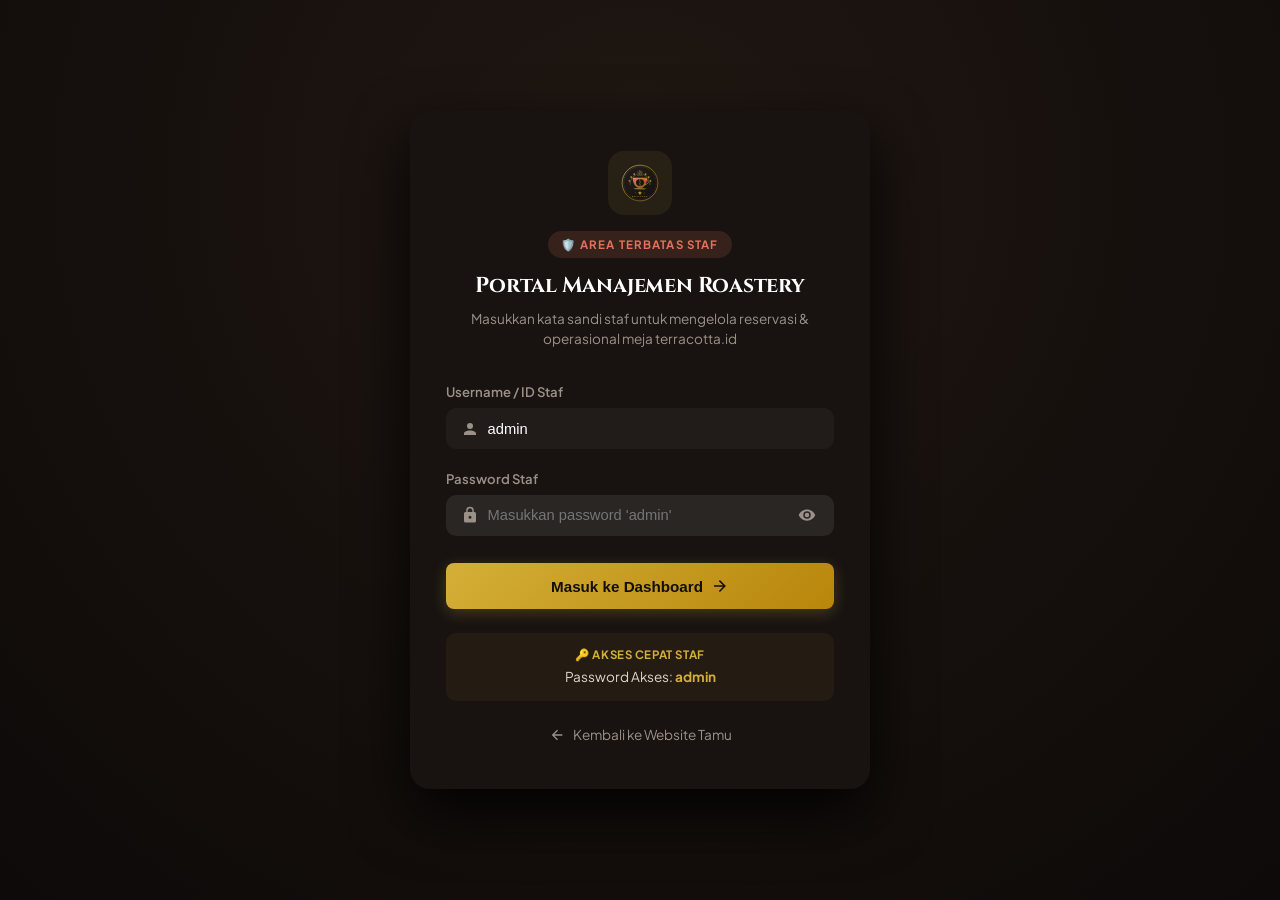
<file: admin.html>
<!DOCTYPE html>
<html lang="id">
<head>
  <meta charset="UTF-8">
  <meta name="viewport" content="width=device-width, initial-scale=1.0">
  <title>Admin Portal Reservasi — Terracotta Coffee Roastery</title>
  <link rel="icon" type="image/svg+xml" href="images/logo.svg">
  <link rel="apple-touch-icon" href="images/logo.svg">
  <link rel="preconnect" href="https://fonts.googleapis.com">
  <link rel="preconnect" href="https://fonts.gstatic.com" crossorigin>
  <link href="https://fonts.googleapis.com/css2?family=Cinzel:wght@500;700;800&family=Playfair+Display:ital,wght@0,600;0,700;1,400&family=Plus+Jakarta+Sans:wght@300;400;500;600;700&display=swap" rel="stylesheet">
  <link rel="stylesheet" href="css/admin.css">
</head>
<body>

  <!-- =========================================================================
       STAFF AUTHENTICATION GATE (Access Barrier for Non-Staff/Guests)
       ========================================================================= -->
  <div class="auth-gate-wrapper" id="authGate">
    <div class="auth-card">
      <div class="auth-header">
        <div class="auth-logo-wrap">
          <img src="images/logo.svg" alt="Terracotta Logo" class="auth-logo-img">
        </div>
        <span class="auth-badge">🛡️ Area Terbatas Staf</span>
        <h2 class="auth-title">Portal Manajemen Roastery</h2>
        <p class="auth-subtitle">Masukkan kata sandi staf untuk mengelola reservasi & operasional meja terracotta.id</p>
      </div>

      <form id="adminLoginForm" class="auth-form">
        <div class="admin-form-group">
          <label for="loginUser">Username / ID Staf</label>
          <div class="auth-input-wrap">
            <svg viewBox="0 0 24 24"><path d="M12,4A4,4 0 0,1 16,8A4,4 0 0,1 12,12A4,4 0 0,1 8,8A4,4 0 0,1 12,4M12,14C16.42,14 20,15.79 20,18V20H4V18C4,15.79 7.58,14 12,14Z"/></svg>
            <input type="text" id="loginUser" class="auth-input" placeholder="Username (admin)" value="admin" required autocomplete="username">
          </div>
        </div>

        <div class="admin-form-group">
          <label for="loginPass">Password Staf</label>
          <div class="auth-input-wrap">
            <svg viewBox="0 0 24 24"><path d="M18,8H17V6A5,5 0 0,0 7,6V8H6A2,2 0 0,0 4,10V20A2,2 0 0,0 6,22H18A2,2 0 0,0 20,20V10A2,2 0 0,0 18,8M12,17A2,2 0 1,1 14,15A2,2 0 0,1 12,17M15.1,8H8.9V6C8.9,4.29 10.29,2.9 12,2.9C13.71,2.9 15.1,4.29 15.1,6V8Z"/></svg>
            <input type="password" id="loginPass" class="auth-input" placeholder="Masukkan password 'admin'" required autocomplete="current-password">
            <button type="button" class="auth-pwd-toggle" id="pwdToggleBtn" title="Lihat Sandi">
              <svg id="pwdEyeIcon" viewBox="0 0 24 24"><path d="M12,9A3,3 0 0,0 9,12A3,3 0 0,0 12,15A3,3 0 0,0 15,12A3,3 0 0,0 12,9M12,17A5,5 0 0,1 7,12A5,5 0 0,1 12,7A5,5 0 0,1 17,12A5,5 0 0,1 12,17M12,4.5C7,4.5 2.73,7.61 1,12C2.73,16.39 7,19.5 12,19.5C17,19.5 21.27,16.39 23,12C21.27,7.61 17,4.5 12,4.5Z"/></svg>
            </button>
          </div>
        </div>

        <div class="auth-error-msg" id="authErrorMsg" style="display: none;">
          <svg viewBox="0 0 24 24"><path d="M13,13H11V7H13M13,17H11V15H13M12,2A10,10 0 0,0 2,12A10,10 0 0,0 12,22A10,10 0 0,0 22,12A10,10 0 0,0 12,2Z"/></svg>
          <span>Password salah. Masukkan password: <strong>admin</strong></span>
        </div>

        <button type="submit" class="btn-admin btn-admin-gold auth-submit-btn">
          <span>Masuk ke Dashboard</span>
          <svg style="width: 18px; height: 18px; fill: currentColor;" viewBox="0 0 24 24"><path d="M4,11V13H16L10.5,18.5L11.92,19.92L19.84,12L11.92,4.08L10.5,5.5L16,11H4Z"/></svg>
        </button>
      </form>

      <div class="auth-demo-hint">
        <span class="hint-tag">🔑 Akses Cepat Staf</span>
        <p>Password Akses: <strong>admin</strong></p>
      </div>

      <div class="auth-footer-nav">
        <a href="index.html" class="auth-back-link">
          <svg style="width: 16px; height: 16px; fill: currentColor;" viewBox="0 0 24 24"><path d="M20,11V13H8L13.5,18.5L12.08,19.92L4.16,12L12.08,4.08L13.5,5.5L8,11H20Z"/></svg>
          Kembali ke Website Tamu
        </a>
      </div>
    </div>
  </div>

  <!-- Mobile Sidebar Backdrop Overlay -->
  <div class="admin-sidebar-backdrop" id="adminSidebarBackdrop"></div>

  <!-- =========================================================================
       AUTHENTICATED ADMIN DASHBOARD (Hidden until logged in)
       ========================================================================= -->
  <div class="admin-layout" id="adminLayout" style="display: none;">

    <!-- Left Navigation Sidebar -->
    <aside class="admin-sidebar" id="adminSidebar">
      <div class="sidebar-header">
        <div style="display: flex; align-items: center; gap: 0.75rem; flex: 1;">
          <img src="images/logo.svg" alt="Terracotta Logo" class="logo-img">
          <div class="sidebar-brand-text">
            <h2>terracotta<span>.id</span></h2>
            <p>Roastery Management</p>
          </div>
        </div>
        <button class="sidebar-mobile-close" id="adminSidebarCloseBtn" aria-label="Tutup Sidebar">&times;</button>
      </div>

      <div class="sidebar-user-pill">
        <div class="user-avatar">AD</div>
        <div class="user-info">
          <strong>Admin Roastery</strong>
          <span class="user-role">Staf Terracotta Braga</span>
        </div>
      </div>

      <nav class="sidebar-nav">
        <a href="javascript:void(0)" class="sidebar-link active" id="navReservations">
          <svg viewBox="0 0 24 24"><path d="M19 3H18V1H16V3H8V1H6V3H5C3.89 3 3 3.89 3 5V19C3 20.1 3.89 21 5 21H19C20.1 21 21 20.1 21 19V5C21 3.89 20.1 3 19 3M19 19H5V8H19V19M7 10H12V15H7V10Z"/></svg>
          Reservasi Meja
          <span class="badge" id="sidebarPendingBadge" style="display: none;">0</span>
        </a>
        <a href="javascript:void(0)" class="sidebar-link" id="navDailyReport">
          <svg viewBox="0 0 24 24"><path d="M19 3H5C3.9 3 3 3.9 3 5V19C3 20.1 3.9 21 5 21H19C20.1 21 21 20.1 21 19V5C21 3.9 20.1 3 19 3M9 17H7V10H9V17M13 17H11V7H13V17M17 17H15V13H17V17Z"/></svg>
          Laporan Harian
        </a>
        <a href="javascript:void(0)" class="sidebar-link" id="navAreaTables">
          <svg viewBox="0 0 24 24"><path d="M4 6H20V8H4V6M4 11H20V13H4V11M4 16H20V18H4V16Z"/></svg>
          Status Area & Meja
        </a>
      </nav>

      <div class="sidebar-footer" style="flex-direction: column; gap: 0.75rem; align-items: stretch;">
        <button class="btn-admin btn-admin-danger" id="sidebarLogoutBtn" style="justify-content: center; width: 100%;">
          <svg style="width: 16px; height: 16px; fill: currentColor;" viewBox="0 0 24 24"><path d="M16,17V14H9V10H16V7L21,12L16,17M14,2A2,2 0 0,1 16,4V6H14V4H5V20H14V18H16V20A2,2 0 0,1 14,22H5A2,2 0 0,1 3,20V4A2,2 0 0,1 5,2H14Z"/></svg>
          Keluar (Logout)
        </button>
        <a href="index.html" class="back-to-site-btn" style="justify-content: center;">
          <svg style="width: 16px; height: 16px; fill: currentColor;" viewBox="0 0 24 24"><path d="M20,11V13H8L13.5,18.5L12.08,19.92L4.16,12L12.08,4.08L13.5,5.5L8,11H20Z"/></svg>
          Kembali ke Website
        </a>
      </div>
    </aside>

    <!-- Main Content Area -->
    <main class="admin-main">

      <!-- Sticky Topbar -->
      <header class="admin-topbar">
        <div class="topbar-left">
          <button class="menu-toggle-btn" id="adminMenuToggle" aria-label="Toggle Menu">
            <svg viewBox="0 0 24 24"><path d="M3,6H21V8H3V6M3,11H21V13H3V11M3,16H21V18H3V16Z"/></svg>
          </button>
          <div class="topbar-title">
            <h1>Manajemen Reservasi</h1>
            <p>Terracotta Roastery Braga</p>
          </div>
        </div>

        <div class="topbar-right">
          <button class="btn-admin btn-admin-outline" id="exportCsvBtn" title="Download data format CSV">
            <svg style="width: 18px; height: 18px; fill: currentColor;" viewBox="0 0 24 24"><path d="M5,20H19V18H5M19,9H15V3H9V9H5L12,16L19,9Z"/></svg>
            <span class="btn-text-export">Export CSV</span>
          </button>
          <button class="btn-admin btn-admin-gold" id="openAddWalkInBtn">
            <svg style="width: 18px; height: 18px; fill: currentColor;" viewBox="0 0 24 24"><path d="M19,13H13V19H11V13H5V11H11V5H13V11H19V13Z"/></svg>
            <span>+ Walk-In</span>
          </button>
        </div>
      </header>

      <!-- Dashboard Container -->
      <div class="admin-container">

        <!-- KPI Statistic Cards -->
        <section class="stats-grid">
          <div class="stat-card total">
            <div class="stat-icon">
              <svg viewBox="0 0 24 24"><path d="M19,3H18V1H16V3H8V1H6V3H5C3.89,3 3,3.89 3,5V19A2,2 0 0,0 5,21H19A2,2 0 0,0 21,19V5C21,3.89 20.1,3 19,3M19,19H5V8H19V19Z"/></svg>
            </div>
            <div class="stat-info">
              <h3>Total Reservasi</h3>
              <div class="stat-number" id="statTotal">0</div>
            </div>
          </div>

          <div class="stat-card pending">
            <div class="stat-icon">
              <svg viewBox="0 0 24 24"><path d="M12,2A10,10 0 0,0 2,12A10,10 0 0,0 12,22A10,10 0 0,0 22,12A10,10 0 0,0 12,2M12,4A8,8 0 0,1 20,12A8,8 0 0,1 12,20A8,8 0 0,1 4,12A8,8 0 0,1 12,4M12.5,7H11V13L16.2,16.2L17,14.9L12.5,12.2V7Z"/></svg>
            </div>
            <div class="stat-info">
              <h3>Menunggu Konfirmasi</h3>
              <div class="stat-number" id="statPending">0</div>
            </div>
          </div>

          <div class="stat-card confirmed">
            <div class="stat-icon">
              <svg viewBox="0 0 24 24"><path d="M12,2A10,10 0 0,0 2,12A10,10 0 0,0 12,22A10,10 0 0,0 22,12A10,10 0 0,0 12,2M11,16.5L6.5,12L7.91,10.59L11,13.67L16.59,8.09L18,9.5L11,16.5Z"/></svg>
            </div>
            <div class="stat-info">
              <h3>Dikonfirmasi (Siap)</h3>
              <div class="stat-number" id="statConfirmed">0</div>
            </div>
          </div>

          <div class="stat-card completed">
            <div class="stat-icon">
              <svg viewBox="0 0 24 24"><path d="M12,2A10,10 0 0,0 2,12A10,10 0 0,0 12,22A10,10 0 0,0 22,12A10,10 0 0,0 12,2M12,6A3.5,3.5 0 0,1 15.5,9.5A3.5,3.5 0 0,1 12,13A3.5,3.5 0 0,1 8.5,9.5A3.5,3.5 0 0,1 12,6M12,20A7.5,7.5 0 0,1 5.93,16.83C5.96,14.82 9.98,13.72 12,13.72C14.02,13.72 18.04,14.82 18.07,16.83A7.5,7.5 0 0,1 12,20Z"/></svg>
            </div>
            <div class="stat-info">
              <h3>Estimasi Tamu Hari Ini</h3>
              <div class="stat-number" id="statGuestsToday">0</div>
            </div>
          </div>
        </section>

        <!-- Controls: Filter Tabs, Live Search, Date Picker -->
        <div class="controls-card">
          <div class="filter-tabs">
            <button class="filter-btn active" data-filter="all">Semua</button>
            <button class="filter-btn" data-filter="pending">Menunggu Konfirmasi</button>
            <button class="filter-btn" data-filter="confirmed">Dikonfirmasi</button>
            <button class="filter-btn" data-filter="completed">Selesai / Hadir</button>
            <button class="filter-btn" data-filter="cancelled">Dibatalkan</button>
          </div>

          <div class="search-and-date">
            <div class="search-input-wrap">
              <svg viewBox="0 0 24 24"><path d="M9.5,3A6.5,6.5 0 0,1 16,9.5C16,11.11 15.41,12.59 14.44,13.73L14.71,14H15.5L20.5,19L19,20.5L14,15.5V14.71L13.73,14.44C12.59,15.41 11.11,16 9.5,16A6.5,6.5 0 0,1 3,9.5A6.5,6.5 0 0,1 9.5,3M9.5,5C7,5 5,7 5,9.5C5,12 7,14 9.5,14C12,14 14,12 14,9.5C14,7 12,5 9.5,5Z"/></svg>
              <input type="text" id="adminSearchInput" class="search-input" placeholder="Cari nama, telp, kode booking...">
            </div>
            <input type="date" id="adminDateFilter" class="date-filter-input" title="Filter Tanggal Kunjungan">
          </div>
        </div>

        <!-- Reservations Table -->
        <div class="table-card">
          <div class="table-header-bar">
            <h2>Daftar Booking & Reservasi</h2>
            <div class="table-header-actions">
              <span style="font-size: 0.8rem; color: var(--text-muted);">Real-Time Sync Aktif ●</span>
            </div>
          </div>

          <div class="table-responsive">
            <table class="reservation-table">
              <thead>
                <tr>
                  <th>Kode Booking</th>
                  <th>Nama Tamu & Kontak</th>
                  <th>Tanggal & Sesi</th>
                  <th>Jumlah & Area</th>
                  <th>Status</th>
                  <th style="text-align: right;">Aksi Cepat</th>
                </tr>
              </thead>
              <tbody id="reservationTableBody">
                <!-- Dynamically Injected by admin.js -->
              </tbody>
            </table>
          </div>

          <!-- Empty State -->
          <div class="empty-state" id="emptyState" style="display: none;">
            <svg viewBox="0 0 24 24"><path d="M19,19H5V8H19M16,1V3H8V1H6V3H5C3.89,3 3,3.89 3,5V19A2,2 0 0,0 5,21H19A2,2 0 0,0 21,19V5C21,3.89 20.1,3 19,3H18V1M17,12H12V17H17V12Z"/></svg>
            <h3>Tidak Ada Data Reservasi</h3>
            <p>Belum ada data reservasi yang sesuai dengan kriteria filter atau pencarian Anda.</p>
          </div>
        </div>

      </div>
    </main>

  </div>

  <!-- Modal: Detail Reservasi -->
  <div class="admin-modal-overlay" id="detailModal">
    <div class="admin-modal-box">
      <div class="modal-header">
        <h3>Rincian Reservasi Tamu</h3>
        <button class="modal-close-btn" aria-label="Tutup">&times;</button>
      </div>
      <div class="modal-body" id="detailModalBody">
        <!-- Injected via admin.js -->
      </div>
    </div>
  </div>

  <!-- Modal: Tambah Walk-in Manual -->
  <div class="admin-modal-overlay" id="addWalkInModal">
    <div class="admin-modal-box">
      <div class="modal-header">
        <h3>Tambah Reservasi Walk-In / Telepon</h3>
        <button class="modal-close-btn" id="closeAddWalkInBtn" aria-label="Tutup">&times;</button>
      </div>
      <form id="addWalkInForm">
        <div class="modal-body">
          <div class="admin-form-group">
            <label for="addName">Nama Tamu / Pemesan *</label>
            <input type="text" id="addName" class="admin-form-input" placeholder="Contoh: Bpk. Hendra Wijaya" required>
          </div>

          <div class="admin-form-group">
            <label for="addPhone">Nomor WhatsApp / HP *</label>
            <input type="tel" id="addPhone" class="admin-form-input" placeholder="08123456789" required>
          </div>

          <div class="admin-form-group">
            <label for="addEmail">Email (Opsional)</label>
            <input type="email" id="addEmail" class="admin-form-input" placeholder="email@contoh.com">
          </div>

          <div style="display: grid; grid-template-columns: 1fr 1fr; gap: 1rem;">
            <div class="admin-form-group">
              <label for="addDate">Tanggal Kunjungan *</label>
              <input type="date" id="addDate" class="admin-form-input" required>
            </div>
            <div class="admin-form-group">
              <label for="addTime">Sesi Waktu *</label>
              <select id="addTime" class="admin-form-select" required>
                <option value="08:00">08:00 WIB (Morning Brew)</option>
                <option value="10:00">10:00 WIB (Brunch)</option>
                <option value="13:00">13:00 WIB (Afternoon Roast)</option>
                <option value="16:00">16:00 WIB (Golden Hour)</option>
                <option value="19:00" selected>19:00 WIB (Evening Tasting)</option>
                <option value="21:00">21:00 WIB (Late Cupping)</option>
              </select>
            </div>
          </div>

          <div style="display: grid; grid-template-columns: 1fr 1fr; gap: 1rem;">
            <div class="admin-form-group">
              <label for="addGuests">Jumlah Tamu *</label>
              <select id="addGuests" class="admin-form-select" required>
                <option value="1 Tamu">1 Tamu (Solo Tasting)</option>
                <option value="2 Tamu" selected>2 Tamu (Couple)</option>
                <option value="4 Tamu">4 Tamu (Small Group)</option>
                <option value="6 Tamu">6 Tamu (Group Gathering)</option>
                <option value="8+ Tamu">8+ Tamu (Private Event)</option>
              </select>
            </div>
            <div class="admin-form-group">
              <label for="addArea">Pilihan Area / Meja *</label>
              <select id="addArea" class="admin-form-select" required>
                <option value="Main Industrial Lounge">Main Industrial Lounge (Sofa & Meja)</option>
                <option value="Espresso Brew Bar">Espresso Brew Bar (Depan Barista)</option>
                <option value="Braga Courtyard Patio">Braga Courtyard Patio (Outdoor)</option>
                <option value="Private VIP Cupping Room">Private VIP Cupping Room (Mezzanine)</option>
              </select>
            </div>
          </div>

          <div class="admin-form-group">
            <label for="addNotes">Catatan / Permintaan Khusus</label>
            <textarea id="addNotes" class="admin-form-textarea" rows="2" placeholder="Contoh: Meja smoking, high chair anak, atau perayaan ulang tahun"></textarea>
          </div>
        </div>

        <div class="modal-footer">
          <button type="button" class="btn-admin btn-admin-outline modal-close-btn">Batal</button>
          <button type="submit" class="btn-admin btn-admin-gold">Simpan & Konfirmasi</button>
        </div>
      </form>
    </div>
  </div>

  <!-- Modal: Denah & Status Area Meja Roastery (Ultra-Modern Interactive Hub) -->
  <div class="admin-modal-overlay" id="adminFloorPlanModal">
    <div class="admin-modal-box admin-floorplan-modal-box">
      <div class="modal-header floorplan-modal-header">
        <div class="modal-header-info">
          <div class="header-tag-pill">
            <span class="pulse-dot"></span>
            <span>Live Spatial Roastery Monitor</span>
          </div>
          <h3>Status Area & Denah Meja Roastery</h3>
          <p>Kontrol okupansi meja real-time Terracotta Braga Bandung</p>
        </div>
        <button class="modal-close-btn" aria-label="Tutup">&times;</button>
      </div>

      <!-- Live Table Occupancy Summary Strip -->
      <div class="floorplan-metrics-strip">
        <div class="metric-pill metric-total">
          <span class="metric-label">Total Meja</span>
          <strong class="metric-val" id="adminPlanTotal">11</strong>
        </div>
        <div class="metric-pill metric-ready">
          <span class="status-indicator-dot ready"></span>
          <span class="metric-label">Tersedia</span>
          <strong class="metric-val" id="adminPlanReady">10</strong>
        </div>
        <div class="metric-pill metric-occupied">
          <span class="status-indicator-dot occupied"></span>
          <span class="metric-label">Terisi (In-Use)</span>
          <strong class="metric-val" id="adminPlanOccupied">1</strong>
        </div>
        <div class="metric-pill metric-reserved">
          <span class="status-indicator-dot reserved"></span>
          <span class="metric-label">Direservasi</span>
          <strong class="metric-val" id="adminPlanReserved">0</strong>
        </div>
        <div class="metric-pill metric-rate">
          <span class="metric-label">Tingkat Okupansi</span>
          <strong class="metric-val" id="adminPlanOccupancyRate">9%</strong>
        </div>
      </div>

      <!-- Zone Filter Pills -->
      <div class="floorplan-zone-filters">
        <button type="button" class="zone-filter-btn active" data-zone="all">Semua Area (11)</button>
        <button type="button" class="zone-filter-btn" data-zone="bar">☕ Espresso Bar (3)</button>
        <button type="button" class="zone-filter-btn" data-zone="lounge">🛋️ Main Lounge (4)</button>
        <button type="button" class="zone-filter-btn" data-zone="patio">🌿 Courtyard Patio (3)</button>
        <button type="button" class="zone-filter-btn" data-zone="vip">👑 VIP Mezzanine (1)</button>
      </div>

      <div class="modal-body floorplan-modal-body">
        <div class="floorplan-roastery-map" style="margin-bottom: 0;">
          
          <!-- Level 2: Mezzanine VIP Suite (Top) -->
          <div class="floorplan-level-banner" data-zone-container="vip">
            <div style="display: flex; align-items: center; gap: 0.65rem;">
              <div class="level-icon-badge">
                <svg viewBox="0 0 24 24"><path d="M5 16L3 5l5.5 5L12 4l3.5 6L21 5l-2 11H5zm14 3c0 .6-.4 1-1 1H6c-.6 0-1-.4-1-1v-1h14v1z"/></svg>
              </div>
              <div>
                <strong style="color: #fff; font-size: 0.88rem; letter-spacing: 0.05em;">LANTAI 2 / MEZZANINE</strong>
                <span style="font-size: 0.75rem; color: var(--accent-gold); display: block;">Private Soundproof Cupping Room</span>
              </div>
            </div>

            <button type="button" class="sim-table-btn admin-sim-table-btn vip-table" style="max-width: 300px; padding: 0.75rem 1.1rem; border-radius: 12px;" data-id="VIP-01" data-name="VIP Mezzanine Suite" data-area="Private VIP Cupping Room" data-capacity="6+ VIP" data-status="ready" data-desc="Ruang privat eksklusif lantai 2 dengan meja kayu oak panjang (kapasitas 6-10 orang), smart TV & cupping audio system.">
              <div style="display: flex; align-items: center; justify-content: space-between; width: 100%; gap: 1rem;">
                <div style="display: flex; align-items: center; gap: 0.5rem;">
                  <span class="table-svg-wrap">
                    <svg viewBox="0 0 24 24"><path d="M5 16L3 5l5.5 5L12 4l3.5 6L21 5l-2 11H5zm14 3c0 .6-.4 1-1 1H6c-.6 0-1-.4-1-1v-1h14v1z"/></svg>
                  </span>
                  <span class="table-num" style="font-weight: 700; color: #fff;">VIP-01 SUITE</span>
                </div>
                <span class="table-status-tag ready">Tersedia</span>
              </div>
            </button>
          </div>

          <!-- Main Level: 3 Zone Architectural Spatial Layout -->
          <div class="floorplan-main-floor">
            
            <!-- Left Wing: Espresso Brew Bar & Roastery -->
            <div class="floorplan-zone-card zone-bar" data-zone-container="bar">
              <div class="zone-header">
                <div class="zone-tag">SAYAP KIRI (DEPAN)</div>
                <h4>☕ Espresso Brew Bar</h4>
                <span class="zone-sub">Area Barista & Mesin Sangrai Probat</span>
              </div>

              <div class="zone-tables-row">
                <button type="button" class="sim-table-btn admin-sim-table-btn" data-id="BAR-01" data-name="Bar Table 01" data-area="Espresso Brew Bar" data-capacity="1 Orang" data-status="ready" data-desc="High stool solo tasting tepat di depan Slayer Espresso & master barista.">
                  <span class="table-svg-wrap">
                    <svg viewBox="0 0 24 24"><path d="M12 2a4 4 0 0 1 4 4c0 1.85-1.28 3.41-3 3.86V15h3a1 1 0 0 1 1 1v1h1v4h-2v-3H8v3H6v-4h1v-1a1 1 0 0 1 1-1h3V9.86A4.002 4.002 0 0 1 12 2zm0 2a2 2 0 1 0 0 4 2 2 0 0 0 0-4z"/></svg>
                  </span>
                  <span class="table-num">BAR-01</span>
                  <span class="table-status-tag ready">Tersedia</span>
                </button>
                <button type="button" class="sim-table-btn admin-sim-table-btn" data-id="BAR-02" data-name="Bar Table 02" data-area="Espresso Brew Bar" data-capacity="2 Orang" data-status="ready" data-desc="Meja bar pasangan dengan view manual brew V60 & cupping roastery.">
                  <span class="table-svg-wrap">
                    <svg viewBox="0 0 24 24"><path d="M2,21V19H20V21H2M20,8V5H18V8H20M20,3A2,2 0 0,1 22,5V8A2,2 0 0,1 20,10H18V13A4,4 0 0,1 14,17H8A4,4 0 0,1 4,13V3H20M16,5H6V13A2,2 0 0,0 8,15H14A2,2 0 0,0 16,13V5Z"/></svg>
                  </span>
                  <span class="table-num">BAR-02</span>
                  <span class="table-status-tag ready">Tersedia</span>
                </button>
                <button type="button" class="sim-table-btn admin-sim-table-btn" data-id="BAR-03" data-name="Bar Table 03" data-area="Espresso Brew Bar" data-capacity="2 Orang" data-status="ready" data-desc="Sudut bar interaktif dekat showcase biji kopi single origin.">
                  <span class="table-svg-wrap">
                    <svg viewBox="0 0 24 24"><path d="M2,21V19H20V21H2M20,8V5H18V8H20M20,3A2,2 0 0,1 22,5V8A2,2 0 0,1 20,10H18V13A4,4 0 0,1 14,17H8A4,4 0 0,1 4,13V3H20M16,5H6V13A2,2 0 0,0 8,15H14A2,2 0 0,0 16,13V5Z"/></svg>
                  </span>
                  <span class="table-num">BAR-03</span>
                  <span class="table-status-tag ready">Tersedia</span>
                </button>
              </div>
            </div>

            <!-- Center: Main Industrial Dining Lounge -->
            <div class="floorplan-zone-card zone-lounge" data-zone-container="lounge">
              <div class="zone-header">
                <div class="zone-tag">AREA TENGAH (UTAMA)</div>
                <h4>🛋️ Main Industrial Lounge</h4>
                <span class="zone-sub">Ruang Santap AC & Dinding Bata Merah</span>
              </div>

              <div class="zone-tables-grid">
                <button type="button" class="sim-table-btn admin-sim-table-btn" data-id="L-01" data-name="Lounge Table 01 (Sofa)" data-area="Main Industrial Lounge" data-capacity="4 Orang" data-status="ready" data-desc="Meja sofa kulit industrial berkapasitas 4 orang, nyaman untuk santai & makan.">
                  <span class="table-svg-wrap">
                    <svg viewBox="0 0 24 24"><path d="M20 10V7a2 2 0 0 0-2-2H6a2 2 0 0 0-2 2v3a3 3 0 0 0-3 3v5a1 1 0 0 0 1 1h1v1a1 1 0 0 0 2 0v-1h14v1a1 1 0 0 0 2 0v-1h1a1 1 0 0 0 1-1v-5a3 3 0 0 0-3-3zM6 7h12v3H6V7zm14 8a1 1 0 0 1-1 1H5a1 1 0 0 1-1-1v-2a1 1 0 0 1 1-1h14a1 1 0 0 1 1 1v2z"/></svg>
                  </span>
                  <span class="table-num">L-01</span>
                  <span class="table-status-tag ready">Tersedia</span>
                </button>
                <button type="button" class="sim-table-btn admin-sim-table-btn" data-id="L-02" data-name="Lounge Table 02 (Round Table)" data-area="Main Industrial Lounge" data-capacity="4 Orang" data-status="ready" data-desc="Meja bundar kayu jati artisan di tengah ruang lounge beratap tinggi.">
                  <span class="table-svg-wrap">
                    <svg viewBox="0 0 24 24"><path d="M12 2a2 2 0 0 1 2 2v1.05A7.002 7.002 0 0 1 18.95 10H20a2 2 0 1 1 0 4h-1.05A7.002 7.002 0 0 1 14 18.95V20a2 2 0 1 1-4 0v-1.05A7.002 7.002 0 0 1 5.05 14H4a2 2 0 1 1 0-4h1.05A7.002 7.002 0 0 1 10 5.05V4a2 2 0 0 1 2-2zm0 5a5 5 0 1 0 0 10 5 5 0 0 0 0-10z"/></svg>
                  </span>
                  <span class="table-num">L-02</span>
                  <span class="table-status-tag ready">Tersedia</span>
                </button>
                <button type="button" class="sim-table-btn admin-sim-table-btn" data-id="L-03" data-name="Lounge Table 03 (Window View)" data-area="Main Industrial Lounge" data-capacity="2 Orang" data-status="ready" data-desc="Meja pasangan favorit dekat jendela kaca menghadap ke jalanan Braga.">
                  <span class="table-svg-wrap">
                    <svg viewBox="0 0 24 24"><path d="M19 3H5c-1.1 0-2 .9-2 2v14c0 1.1.9 2 2 2h14c1.1 0 2-.9 2-2V5c0-1.1-.9-2-2-2zm-8 2v6H5V5h6zm-6 8h6v6H5v-6zm8 6v-6h6v6h-6zm6-8h-6V5h6v6z"/></svg>
                  </span>
                  <span class="table-num">L-03</span>
                  <span class="table-status-tag ready">Tersedia</span>
                </button>
                <button type="button" class="sim-table-btn admin-sim-table-btn" data-id="L-04" data-name="Lounge Table 04 (Cozy Nook)" data-area="Main Industrial Lounge" data-capacity="2 Orang" data-status="ready" data-desc="Sudut tenang untuk obrolan santai atau kerja produktif dengan colokan listrik.">
                  <span class="table-svg-wrap">
                    <svg viewBox="0 0 24 24"><path d="M12 2a7 7 0 0 0-7 7c0 2.38 1.19 4.47 3 5.74V17a1 1 0 0 0 1 1h6a1 1 0 0 0 1-1v-2.26c1.81-1.27 3-3.36 3-5.74a7 7 0 0 0-7-7zm-2 17v1a1 1 0 0 0 1 1h2a1 1 0 0 0 1-1v-1h-4zm2-15a5 5 0 0 1 5 5c0 1.63-.79 3.09-2 4v2H9v-2c-1.21-.91-2-2.37-2-4a5 5 0 0 1 5-5z"/></svg>
                  </span>
                  <span class="table-num">L-04</span>
                  <span class="table-status-tag ready">Tersedia</span>
                </button>
              </div>
            </div>

            <!-- Right Wing: Braga Courtyard Patio (Outdoor) -->
            <div class="floorplan-zone-card zone-patio" data-zone-container="patio">
              <div class="zone-header">
                <div class="zone-tag">SAYAP KANAN (OUTDOOR)</div>
                <h4>🌿 Braga Courtyard Patio</h4>
                <span class="zone-sub">Open-Air & Smoking Area Sejuk Braga</span>
              </div>

              <div class="zone-tables-row">
                <button type="button" class="sim-table-btn admin-sim-table-btn" data-id="OUT-01" data-name="Patio Table 01" data-area="Braga Courtyard Patio" data-capacity="4 Orang" data-status="ready" data-desc="Meja outdoor rindang di bawah kanopi courtyard dengan suasana asri.">
                  <span class="table-svg-wrap">
                    <svg viewBox="0 0 24 24"><path d="M17 8C8 10 5.9 16.17 3.82 21.34L5.71 22l1-2.3A4.49 4.49 0 0 0 8 20C19 20 22 3 22 3c-1 2-8 2.25-13 3.25S2 11.5 2 13.5s1.75 3.75 1.75 3.75C7 8 17 8 17 8z"/></svg>
                  </span>
                  <span class="table-num">OUT-01</span>
                  <span class="table-status-tag ready">Tersedia</span>
                </button>
                <button type="button" class="sim-table-btn admin-sim-table-btn" data-id="OUT-02" data-name="Patio Table 02" data-area="Braga Courtyard Patio" data-capacity="2 Orang" data-status="ready" data-desc="Meja bistro outdoor romantis untuk menikmati sore hari di Braga.">
                  <span class="table-svg-wrap">
                    <svg viewBox="0 0 24 24"><path d="M12 3a3 3 0 0 0-3 3c0 .87.37 1.66.97 2.21L9.12 11H4a1 1 0 0 0-1 1v1h18v-1a1 1 0 0 0-1-1h-5.12l-.85-2.79A3.003 3.003 0 0 0 15 6a3 3 0 0 0-3-3zm0 2a1 1 0 1 1 0 2 1 1 0 0 1 0-2zm-1 8v6H7v2h10v-2h-4v-6h-2z"/></svg>
                  </span>
                  <span class="table-num">OUT-02</span>
                  <span class="table-status-tag ready">Tersedia</span>
                </button>
                <button type="button" class="sim-table-btn admin-sim-table-btn occupied" data-id="OUT-03" data-name="Patio Table 03" data-area="Braga Courtyard Patio" data-capacity="4 Orang" data-status="occupied" data-desc="Meja teras dekat air mancur taman roastery.">
                  <span class="table-svg-wrap">
                    <svg viewBox="0 0 24 24"><path d="M18 8h-1V6c0-2.76-2.24-5-5-5S7 3.24 7 6v2H6c-1.1 0-2 .9-2 2v10c0 1.1.9 2 2 2h12c1.1 0 2-.9 2-2V10c0-1.1-.9-2-2-2zm-6 9c-1.1 0-2-.9-2-2s.9-2 2-2 2 .9 2 2-.9 2-2 2zm3.1-9H8.9V6c0-1.71 1.39-3.1 3.1-3.1 1.71 0 3.1 1.39 3.1 3.1v2z"/></svg>
                  </span>
                  <span class="table-num">OUT-03</span>
                  <span class="table-status-tag occupied">Terisi</span>
                </button>
              </div>
            </div>

          </div>

          <!-- Main Entrance & Cashier Bar (Bottom of Blueprint) -->
          <div class="floorplan-entrance-bar">
            <span>🚪 Pintu Masuk Utama & Kasir (Jl. Braga No. 45 Bandung)</span>
          </div>

        </div>

        <!-- Real-Time Interactive Table Management Panel -->
        <div class="admin-table-manager-box" id="adminTableManagerBox" style="display: none;">
          <div class="manager-box-header">
            <div>
              <div class="manager-badge" id="adminMgrBadge">MEJA TERPILIH</div>
              <h4 id="adminMgrTableName">L-03 — Lounge Table 03 (Window View)</h4>
              <p id="adminMgrTableDesc">Area: Main Industrial Lounge • Kapasitas: 2 Orang</p>
            </div>
            <div class="manager-status-indicator">
              <span id="adminMgrStatusPill" class="status-pill confirmed">Tersedia (Ready)</span>
            </div>
          </div>

          <div class="manager-actions-row">
            <span class="action-label">Ubah Status Meja:</span>
            <div class="action-btn-group">
              <button type="button" class="btn-mgr-status ready" onclick="setAdminTableStatus('ready')">
                <span class="dot ready"></span> Set Tersedia
              </button>
              <button type="button" class="btn-mgr-status occupied" onclick="setAdminTableStatus('occupied')">
                <span class="dot occupied"></span> Set Terisi (In-Use)
              </button>
              <button type="button" class="btn-mgr-status reserved" onclick="setAdminTableStatus('reserved')">
                <span class="dot reserved"></span> Set Dipesan (Reserved)
              </button>
            </div>
          </div>
        </div>

      </div>
      <div class="modal-footer floorplan-modal-footer">
        <span class="footer-hint">💡 Klik meja pada denah di atas untuk mengubah status operasional atau melihat detail tamu.</span>
        <button type="button" class="btn-admin btn-admin-gold modal-close-btn">Tutup Denah</button>
      </div>
    </div>
  </div>

  <!-- Modal: Konfirmasi Logout Mewah Khas Terracotta -->
  <div class="admin-modal-overlay" id="customLogoutModal">
    <div class="admin-modal-box" style="max-width: 440px; text-align: center;">
      <div class="modal-body" style="padding: 2.25rem 2rem 1.5rem;">
        <div style="width: 56px; height: 56px; margin: 0 auto 1.25rem; background: rgba(239, 68, 68, 0.15); border-radius: 50%; display: flex; align-items: center; justify-content: center; color: #ef4444;">
          <svg style="width: 28px; height: 28px; fill: currentColor;" viewBox="0 0 24 24"><path d="M16,17V14H9V10H16V7L21,12L16,17M14,2A2,2 0 0,1 16,4V6H14V4H5V20H14V18H16V20A2,2 0 0,1 14,22H5A2,2 0 0,1 3,20V4A2,2 0 0,1 5,2H14Z"/></svg>
        </div>
        <span class="auth-badge" style="margin-bottom: 0.5rem; background: rgba(239, 68, 68, 0.15); color: #fca5a5;">Konfirmasi Sesi Staf</span>
        <h3 style="font-family: var(--font-heading); color: #fff; font-size: 1.25rem; margin-bottom: 0.5rem;">Keluar dari Portal Admin?</h3>
        <p style="color: var(--text-muted); font-size: 0.88rem; line-height: 1.5;">Anda akan keluar dari sesi staf aktif. Untuk masuk kembali diperlukan kata sandi admin.</p>
      </div>
      <div class="modal-footer" style="justify-content: center; gap: 1rem; padding: 1rem 2rem 2rem; background: transparent;">
        <button type="button" class="btn-admin btn-admin-outline" id="cancelLogoutBtn" style="flex: 1; justify-content: center;">Batal</button>
        <button type="button" class="btn-admin btn-admin-danger" id="confirmLogoutBtn" style="flex: 1; justify-content: center; background: #dc2626; color: #fff;">Ya, Keluar Sesi</button>
      </div>
    </div>
  </div>

  <!-- Modal: Konfirmasi Hapus Data Reservasi Eksklusif (Custom Luxury Delete Modal) -->
  <div class="admin-modal-overlay" id="customDeleteModal">
    <div class="admin-modal-box" style="max-width: 440px; text-align: center;">
      <div class="modal-body" style="padding: 2.25rem 2rem 1.5rem;">
        <div style="width: 58px; height: 58px; margin: 0 auto 1.25rem; background: rgba(239, 68, 68, 0.15); border: 1px solid rgba(239, 68, 68, 0.3); border-radius: 50%; display: flex; align-items: center; justify-content: center; color: #ef4444;">
          <svg style="width: 28px; height: 28px; fill: currentColor;" viewBox="0 0 24 24"><path d="M19,4H15.5L14.5,3H9.5L8.5,4H5V6H19M6,19A2,2 0 0,0 8,21H16A2,2 0 0,0 18,19V7H6V19Z"/></svg>
        </div>
        <span class="auth-badge" style="margin-bottom: 0.5rem; background: rgba(239, 68, 68, 0.15); color: #fca5a5;">Hapus Data Reservasi</span>
        <h3 style="font-family: var(--font-heading); color: #fff; font-size: 1.25rem; margin-bottom: 0.5rem;">Hapus Reservasi Ini?</h3>
        <p style="color: var(--text-muted); font-size: 0.88rem; line-height: 1.5;">
          Apakah Anda yakin ingin menghapus data reservasi <strong id="deleteTargetCode" style="color: var(--accent-gold);">#TRC-BDG-000000</strong> atas nama <strong id="deleteTargetName" style="color: #fff;">-</strong>? Tindakan ini tidak dapat dibatalkan.
        </p>
      </div>
      <div class="modal-footer" style="justify-content: center; gap: 1rem; padding: 1rem 2rem 2rem; background: transparent;">
        <button type="button" class="btn-admin btn-admin-outline" id="cancelDeleteBtn" style="flex: 1; justify-content: center;">Batal</button>
        <button type="button" class="btn-admin btn-admin-danger" id="confirmDeleteBtn" style="flex: 1; justify-content: center; background: #dc2626; color: #fff;">Ya, Hapus Data</button>
      </div>
    </div>
  </div>

  <script src="js/admin.js"></script>
</body>
</html>
</file>
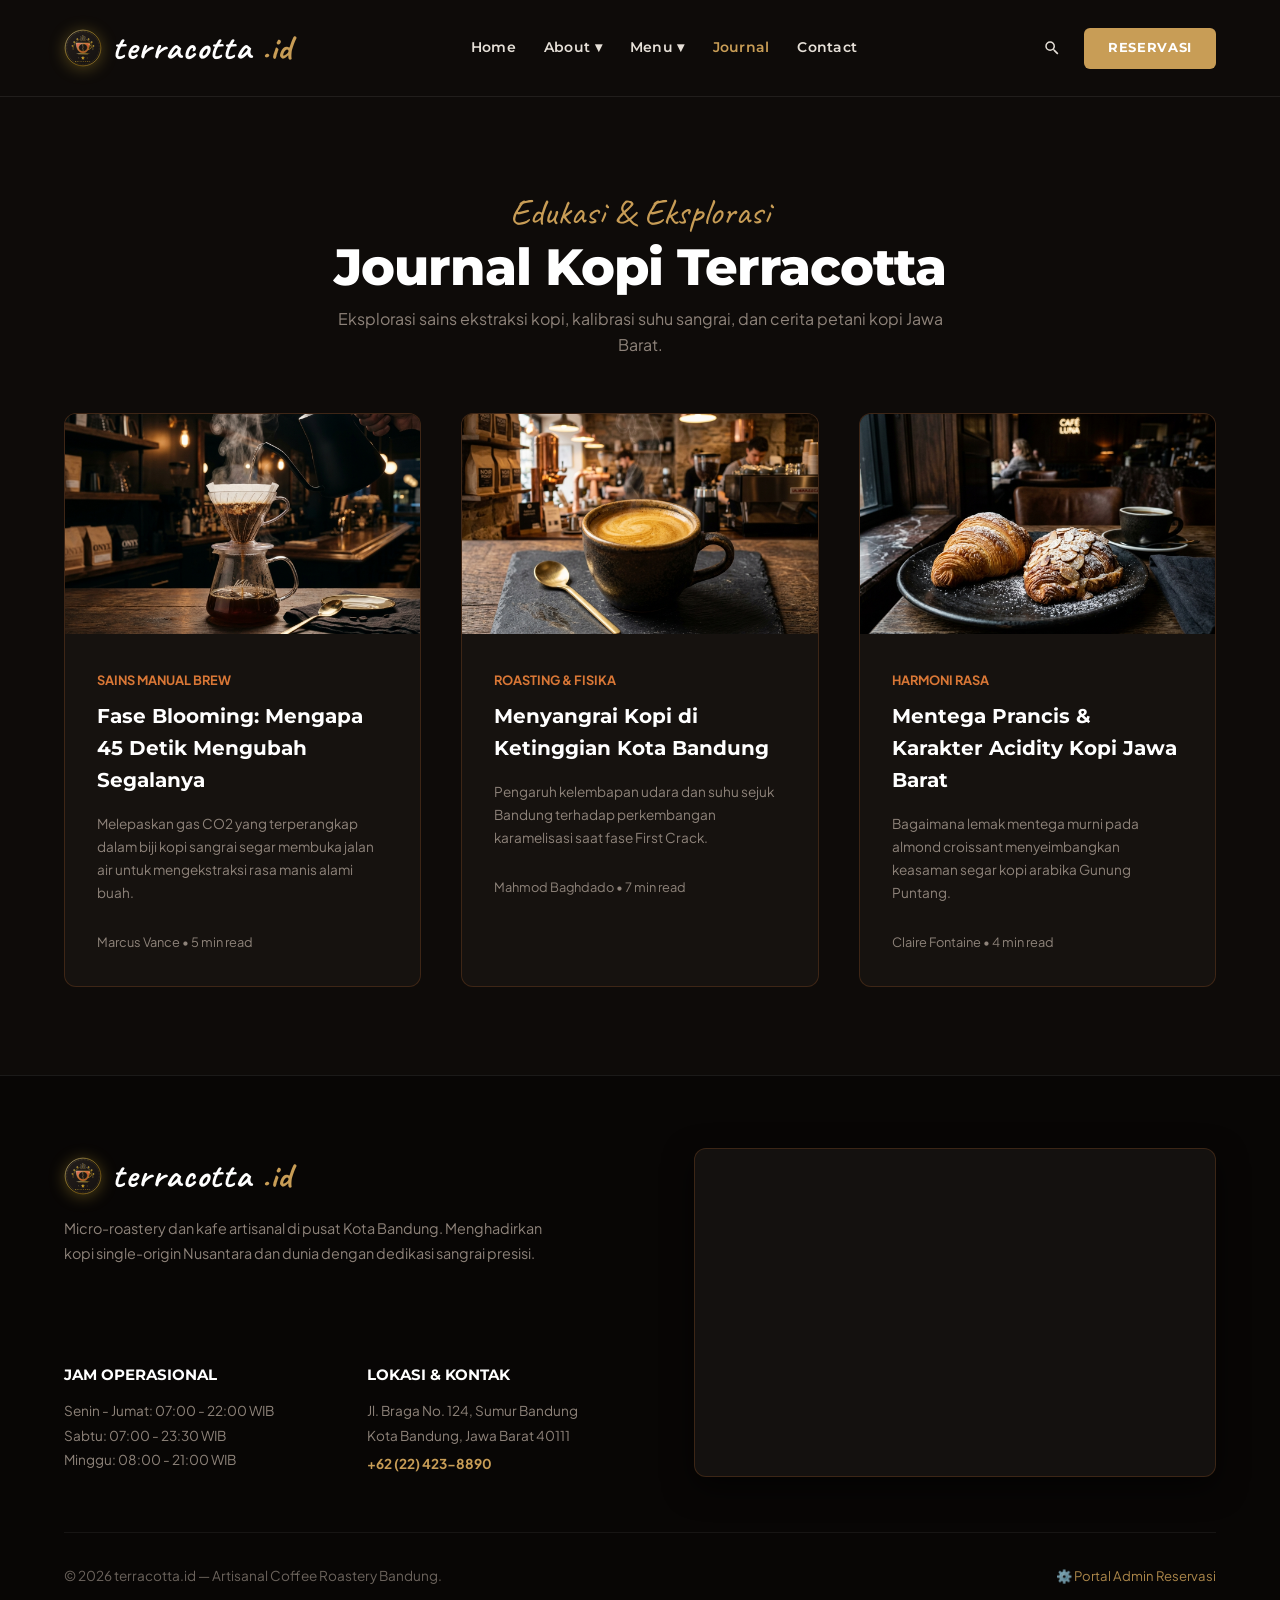
<file: blog.html>
<!DOCTYPE html>
<html lang="id">
<head>
  <meta charset="UTF-8">
  <meta name="viewport" content="width=device-width, initial-scale=1.0">
  <meta name="description" content="Terracotta Coffee Journal Bandung - Panduan seduh kopi, profil sangrai thermal curve, dan kisah petani kopi Jawa Barat.">
  <title>Coffee Journal — Terracotta Coffee Roastery Bandung</title>
  <link rel="icon" type="image/svg+xml" href="images/logo.svg">
  <link rel="apple-touch-icon" href="images/logo.svg">
  <link rel="stylesheet" href="css/style.css">
</head>
<body>

  <!-- Navbar -->
  <header class="navbar scrolled">
    <div class="container nav-container">
      <a href="index.html" class="logo-brand">
        <img src="images/logo.svg" alt="Terracotta Logo" class="logo-img">
        terracotta<span>.id</span>
      </a>

      <nav class="nav-menu">
        <div class="nav-item">
          <a href="index.html" class="nav-link">Home</a>
        </div>
        <div class="nav-item">
          <a href="about.html" class="nav-link">About ▾</a>
          <div class="dropdown-menu">
            <a href="about.html" class="dropdown-item">About Terracotta</a>
            <a href="about.html#roasters" class="dropdown-item">Master Roasters Bandung</a>
            <a href="about.html#guestbook" class="dropdown-item">Guestbook & Ulasan</a>
          </div>
        </div>
        <div class="nav-item">
          <a href="menu.html" class="nav-link">Menu ▾</a>
          <div class="dropdown-menu">
            <a href="menu.html" class="dropdown-item">Menu Classic Board</a>
            <a href="menu.html#espresso" class="dropdown-item">Espresso Bar</a>
            <a href="menu.html#handbrew" class="dropdown-item">Manual Brew Single Origin</a>
          </div>
        </div>
        <div class="nav-item active">
          <a href="blog.html" class="nav-link">Journal</a>
        </div>
        <div class="nav-item">
          <a href="contact.html" class="nav-link">Contact</a>
        </div>
      </nav>

      <div class="nav-right-actions">
        <div class="nav-action-icons">
          <button class="nav-icon-btn" id="navSearchBtn" aria-label="Search Menu" title="Cari Menu">
            <svg viewBox="0 0 24 24">
              <path d="M9.5,3A6.5,6.5 0 0,1 16,9.5C16,11.11 15.41,12.59 14.44,13.73L14.71,14H15.5L20.5,19L19,20.5L14,15.5V14.71L13.73,14.44C12.59,15.41 11.11,16 9.5,16A6.5,6.5 0 0,1 3,9.5A6.5,6.5 0 0,1 9.5,3M9.5,5C7,5 5,7 5,9.5C5,12 7,14 9.5,14C12,14 14,12 14,9.5C14,7 12,5 9.5,5Z"/>
            </svg>
          </button>
        </div>

        <a href="reservation.html" class="btn btn-gold" style="padding: 0.65rem 1.5rem; font-size: 0.8rem;">Reservasi</a>
        <div class="hamburger" id="hamburgerBtn" aria-label="Toggle Navigation">
          <span></span>
          <span></span>
          <span></span>
        </div>
      </div>
    </div>
  </header>

  <!-- Mobile Drawer -->
  <aside class="mobile-drawer" id="mobileDrawer">
    <div class="mobile-drawer-header">
      <div class="mobile-drawer-brand">
        <img src="images/logo.svg" alt="Terracotta Logo" class="mobile-logo-img">
        <span>terracotta.id</span>
      </div>
      <button class="mobile-drawer-close" id="mobileDrawerCloseBtn" aria-label="Tutup Menu">
        <svg viewBox="0 0 24 24"><path d="M19,6.41L17.59,5L12,10.59L6.41,5L5,6.41L10.59,12L5,17.59L6.41,19L12,13.41L17.59,19L19,17.59L13.41,12L19,6.41Z"/></svg>
      </button>
    </div>
    <div class="mobile-links">
      <a href="index.html" class="mobile-link">Home</a>
      <a href="about.html" class="mobile-link">About Us</a>
      <a href="menu.html" class="mobile-link">Menu Board</a>
      <a href="reservation.html" class="mobile-link">Reservasi Meja</a>
      <a href="blog.html" class="mobile-link">Journal Kopi</a>
      <a href="contact.html" class="mobile-link">Kontak & Lokasi</a>
      <a href="admin.html" class="mobile-link" style="color: var(--accent-gold); border-top: 1px dashed rgba(212,175,55,0.25); margin-top: 0.5rem; padding-top: 0.75rem;">⚙️ Portal Staf & Admin</a>
    </div>
    <div class="mobile-drawer-footer">
      <a href="reservation.html" class="btn btn-gold" style="width: 100%;">Reservasi Meja</a>
    </div>
  </aside>

  <main style="padding-top: 6.5rem;">
    <section class="section" id="journalPage">
      <div class="container">
        <div class="reveal" style="text-align: center; max-width: 650px; margin: 0 auto 3.5rem;">
          <span class="script-subtitle">Edukasi & Eksplorasi</span>
          <h1 class="heading-main">Journal Kopi Terracotta</h1>
          <p style="color: var(--text-muted-dark); margin-top: 0.5rem;">Eksplorasi sains ekstraksi kopi, kalibrasi suhu sangrai, dan cerita petani kopi Jawa Barat.</p>
        </div>

        <div class="reveal" style="display: grid; grid-template-columns: repeat(auto-fit, minmax(320px, 1fr)); gap: 2.5rem;">
          
          <article style="background: var(--bg-card); border: 1px solid var(--border-dark); border-radius: var(--radius-md); overflow: hidden;">
            <div style="height: 220px; overflow: hidden;">
              <img src="images/pour_over.jpg" alt="Teknik V60 Manual Brew" style="width: 100%; height: 100%; object-fit: cover;">
            </div>
            <div style="padding: 2rem;">
              <span style="font-size: 0.8rem; color: var(--accent-terracotta); font-weight: 700; text-transform: uppercase;">Sains Manual Brew</span>
              <h2 style="font-family: var(--font-heading); font-size: 1.25rem; margin: 0.5rem 0 1rem; color: #fff;">Fase Blooming: Mengapa 45 Detik Mengubah Segalanya</h2>
              <p style="font-size: 0.85rem; color: var(--text-muted-dark); line-height: 1.7; margin-bottom: 1.5rem;">Melepaskan gas CO2 yang terperangkap dalam biji kopi sangrai segar membuka jalan air untuk mengekstraksi rasa manis alami buah.</p>
              <span style="font-size: 0.8rem; color: var(--text-muted-dark);">Marcus Vance • 5 min read</span>
            </div>
          </article>

          <article style="background: var(--bg-card); border: 1px solid var(--border-dark); border-radius: var(--radius-md); overflow: hidden;">
            <div style="height: 220px; overflow: hidden;">
              <img src="images/espresso.jpg" alt="Ekstraksi Espresso Terracotta" style="width: 100%; height: 100%; object-fit: cover;">
            </div>
            <div style="padding: 2rem;">
              <span style="font-size: 0.8rem; color: var(--accent-terracotta); font-weight: 700; text-transform: uppercase;">Roasting & Fisika</span>
              <h2 style="font-family: var(--font-heading); font-size: 1.25rem; margin: 0.5rem 0 1rem; color: #fff;">Menyangrai Kopi di Ketinggian Kota Bandung</h2>
              <p style="font-size: 0.85rem; color: var(--text-muted-dark); line-height: 1.7; margin-bottom: 1.5rem;">Pengaruh kelembapan udara dan suhu sejuk Bandung terhadap perkembangan karamelisasi saat fase First Crack.</p>
              <span style="font-size: 0.8rem; color: var(--text-muted-dark);">Mahmod Baghdado • 7 min read</span>
            </div>
          </article>

          <article style="background: var(--bg-card); border: 1px solid var(--border-dark); border-radius: var(--radius-md); overflow: hidden;">
            <div style="height: 220px; overflow: hidden;">
              <img src="images/pastry.jpg" alt="Pairing Croissant dan Kopi" style="width: 100%; height: 100%; object-fit: cover;">
            </div>
            <div style="padding: 2rem;">
              <span style="font-size: 0.8rem; color: var(--accent-terracotta); font-weight: 700; text-transform: uppercase;">Harmoni Rasa</span>
              <h2 style="font-family: var(--font-heading); font-size: 1.25rem; margin: 0.5rem 0 1rem; color: #fff;">Mentega Prancis & Karakter Acidity Kopi Jawa Barat</h2>
              <p style="font-size: 0.85rem; color: var(--text-muted-dark); line-height: 1.7; margin-bottom: 1.5rem;">Bagaimana lemak mentega murni pada almond croissant menyeimbangkan keasaman segar kopi arabika Gunung Puntang.</p>
              <span style="font-size: 0.8rem; color: var(--text-muted-dark);">Claire Fontaine • 4 min read</span>
            </div>
          </article>

        </div>
      </div>
    </section>
  </main>

  <!-- Footer with Left Info & Right Bandung Interactive Map -->
  <footer class="footer-babette">
    <div class="container">
      <div class="footer-split-grid reveal">
        
        <!-- Left Column: Information & Brand -->
        <div class="footer-info-col">
          <div>
            <a href="index.html" class="logo-brand" style="margin-bottom: 0.75rem;">
              <img src="images/logo.svg" alt="Terracotta Logo" class="logo-img">
              terracotta<span>.id</span>
            </a>
            <p style="color: var(--text-muted-dark); font-size: 0.9rem; line-height: 1.7; max-width: 480px;">Micro-roastery dan kafe artisanal di pusat Kota Bandung. Menghadirkan kopi single-origin Nusantara dan dunia dengan dedikasi sangrai presisi.</p>
          </div>

          <div class="footer-info-details">
            <div>
              <h4 style="font-family: var(--font-heading); font-size: 0.95rem; font-weight: 700; margin-bottom: 0.75rem; color: #fff; text-transform: uppercase;">Jam Operasional</h4>
              <div style="font-size: 0.85rem; color: var(--text-muted-dark); line-height: 1.8;">
                <div>Senin - Jumat: 07:00 - 22:00 WIB</div>
                <div>Sabtu: 07:00 - 23:30 WIB</div>
                <div>Minggu: 08:00 - 21:00 WIB</div>
              </div>
            </div>

            <div>
              <h4 style="font-family: var(--font-heading); font-size: 0.95rem; font-weight: 700; margin-bottom: 0.75rem; color: #fff; text-transform: uppercase;">Lokasi & Kontak</h4>
              <div style="font-size: 0.85rem; color: var(--text-muted-dark); line-height: 1.8;">
                <div>Jl. Braga No. 124, Sumur Bandung</div>
                <div>Kota Bandung, Jawa Barat 40111</div>
                <div style="color: var(--accent-gold); font-weight: 700; margin-top: 0.25rem;">+62 (22) 423-8890</div>
              </div>
            </div>
          </div>
        </div>

        <!-- Right Column: Interactive Bandung Google Map -->
        <div class="footer-map-col">
          <iframe 
            src="https://www.google.com/maps/embed?pb=!1m18!1m12!1m3!1d3960.784405374465!2d107.6074213749965!3d-6.916350793083168!2m3!1f0!2f0!3f0!3m2!1i1024!2i768!4f13.1!3m3!1m2!1s0x2e68e63032a138c7%3A0x8e8334460d3d52aa!2sJl.%20Braga%2C%20Kota%20Bandung%2C%20Jawa%20Barat!5e0!3m2!1sen!2sid!4v1689000000000!5m2!1sen!2sid" 
            title="Lokasi Terracotta Coffee Roastery Braga Bandung" 
            loading="lazy" 
            referrerpolicy="no-referrer-when-downgrade">
          </iframe>
        </div>

      </div>

      <div class="footer-bottom">
        <p>&copy; 2026 terracotta.id — Artisanal Coffee Roastery Bandung.</p>
        <div>
          <a href="admin.html" style="color: var(--accent-gold); font-size: 0.82rem; text-decoration: none; opacity: 0.85; transition: opacity 0.2s;">⚙️ Portal Admin Reservasi</a>
        </div>
      </div>
    </div>
  </footer>

  <script src="js/main.js"></script>
</body>
</html>
</file>
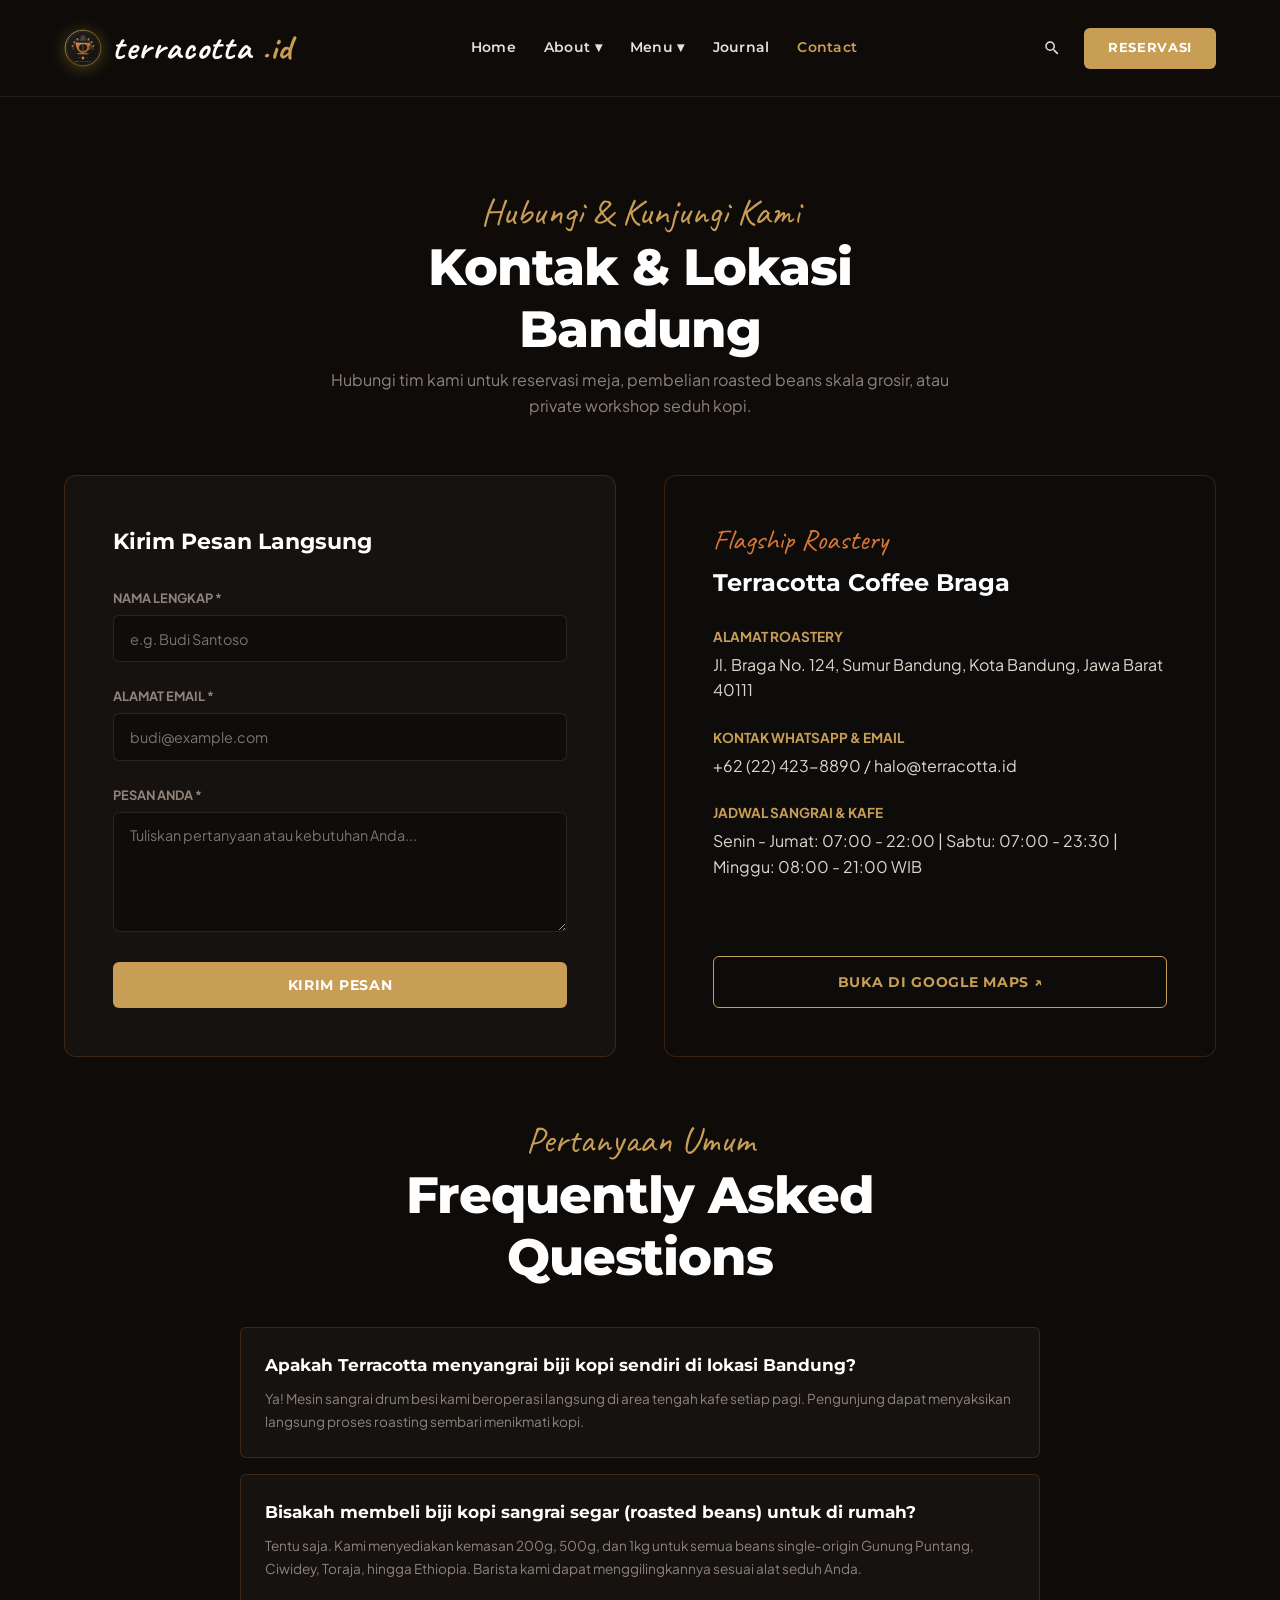
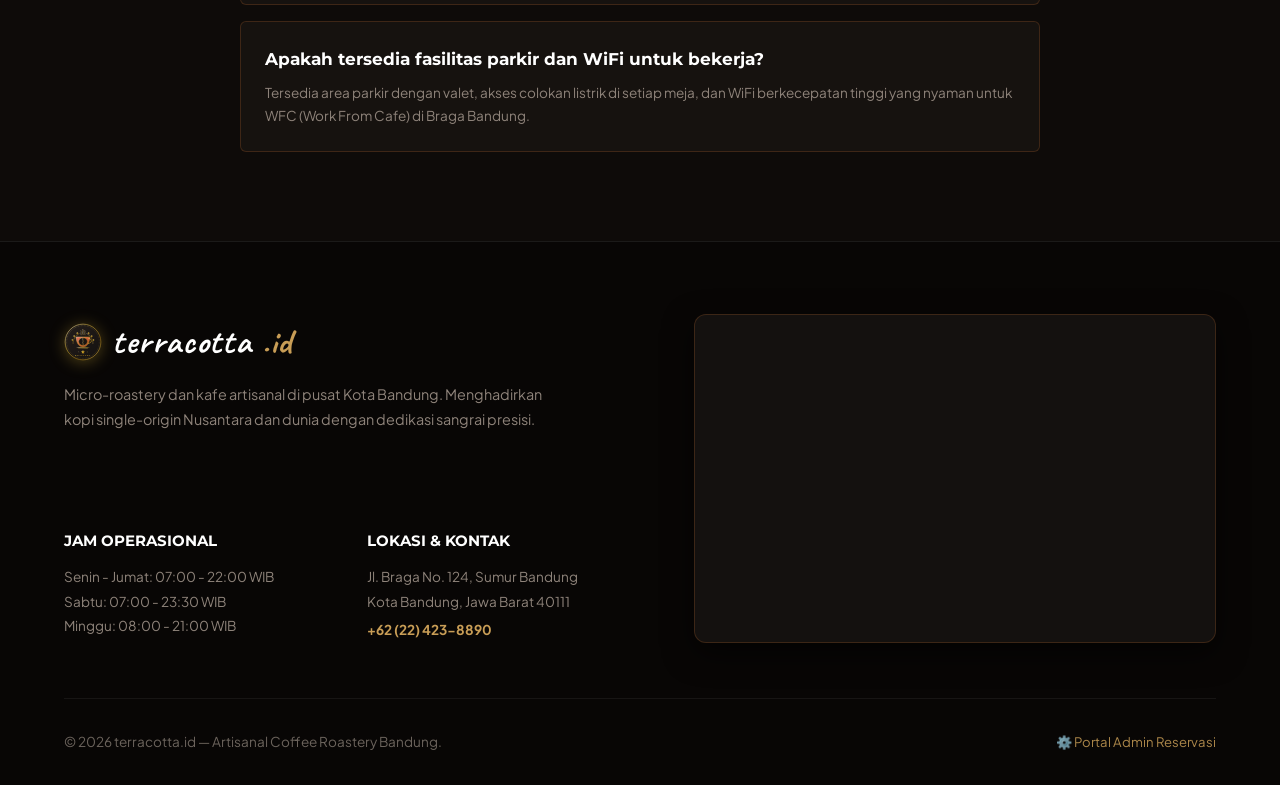
<file: contact.html>
<!DOCTYPE html>
<html lang="id">
<head>
  <meta charset="UTF-8">
  <meta name="viewport" content="width=device-width, initial-scale=1.0">
  <meta name="description" content="Kontak & Lokasi terracotta.id Bandung - Jl. Braga No. 124, Kota Bandung. Jam operasional, nomor telepon, formulir pesan, dan FAQ.">
  <title>Contact & Location — Terracotta Coffee Roastery Bandung</title>
  <link rel="icon" type="image/svg+xml" href="images/logo.svg">
  <link rel="apple-touch-icon" href="images/logo.svg">
  <link rel="stylesheet" href="css/style.css">
</head>
<body>

  <!-- Navbar -->
  <header class="navbar scrolled">
    <div class="container nav-container">
      <a href="index.html" class="logo-brand">
        <img src="images/logo.svg" alt="Terracotta Logo" class="logo-img">
        terracotta<span>.id</span>
      </a>

      <nav class="nav-menu">
        <div class="nav-item">
          <a href="index.html" class="nav-link">Home</a>
        </div>
        <div class="nav-item">
          <a href="about.html" class="nav-link">About ▾</a>
          <div class="dropdown-menu">
            <a href="about.html" class="dropdown-item">About Terracotta</a>
            <a href="about.html#roasters" class="dropdown-item">Master Roasters Bandung</a>
            <a href="about.html#guestbook" class="dropdown-item">Guestbook & Ulasan</a>
          </div>
        </div>
        <div class="nav-item">
          <a href="menu.html" class="nav-link">Menu ▾</a>
          <div class="dropdown-menu">
            <a href="menu.html" class="dropdown-item">Menu Classic Board</a>
            <a href="menu.html#espresso" class="dropdown-item">Espresso Bar</a>
            <a href="menu.html#handbrew" class="dropdown-item">Manual Brew Single Origin</a>
          </div>
        </div>
        <div class="nav-item">
          <a href="blog.html" class="nav-link">Journal</a>
        </div>
        <div class="nav-item active">
          <a href="contact.html" class="nav-link">Contact</a>
        </div>
      </nav>

      <div class="nav-right-actions">
        <div class="nav-action-icons">
          <button class="nav-icon-btn" id="navSearchBtn" aria-label="Search Menu" title="Cari Menu">
            <svg viewBox="0 0 24 24">
              <path d="M9.5,3A6.5,6.5 0 0,1 16,9.5C16,11.11 15.41,12.59 14.44,13.73L14.71,14H15.5L20.5,19L19,20.5L14,15.5V14.71L13.73,14.44C12.59,15.41 11.11,16 9.5,16A6.5,6.5 0 0,1 3,9.5A6.5,6.5 0 0,1 9.5,3M9.5,5C7,5 5,7 5,9.5C5,12 7,14 9.5,14C12,14 14,12 14,9.5C14,7 12,5 9.5,5Z"/>
            </svg>
          </button>
        </div>

        <a href="reservation.html" class="btn btn-gold" style="padding: 0.65rem 1.5rem; font-size: 0.8rem;">Reservasi</a>
        <div class="hamburger" id="hamburgerBtn" aria-label="Toggle Navigation">
          <span></span>
          <span></span>
          <span></span>
        </div>
      </div>
    </div>
  </header>

  <!-- Mobile Drawer -->
  <aside class="mobile-drawer" id="mobileDrawer">
    <div class="mobile-drawer-header">
      <div class="mobile-drawer-brand">
        <img src="images/logo.svg" alt="Terracotta Logo" class="mobile-logo-img">
        <span>terracotta.id</span>
      </div>
      <button class="mobile-drawer-close" id="mobileDrawerCloseBtn" aria-label="Tutup Menu">
        <svg viewBox="0 0 24 24"><path d="M19,6.41L17.59,5L12,10.59L6.41,5L5,6.41L10.59,12L5,17.59L6.41,19L12,13.41L17.59,19L19,17.59L13.41,12L19,6.41Z"/></svg>
      </button>
    </div>
    <div class="mobile-links">
      <a href="index.html" class="mobile-link">Home</a>
      <a href="about.html" class="mobile-link">About Us</a>
      <a href="menu.html" class="mobile-link">Menu Board</a>
      <a href="reservation.html" class="mobile-link">Reservasi Meja</a>
      <a href="blog.html" class="mobile-link">Journal Kopi</a>
      <a href="contact.html" class="mobile-link">Kontak & Lokasi</a>
      <a href="admin.html" class="mobile-link" style="color: var(--accent-gold); border-top: 1px dashed rgba(212,175,55,0.25); margin-top: 0.5rem; padding-top: 0.75rem;">⚙️ Portal Staf & Admin</a>
    </div>
    <div class="mobile-drawer-footer">
      <a href="reservation.html" class="btn btn-gold" style="width: 100%;">Reservasi Meja</a>
    </div>
  </aside>

  <main style="padding-top: 6.5rem;">
    <section class="section" id="contactPage">
      <div class="container">
        <div class="reveal" style="text-align: center; max-width: 650px; margin: 0 auto 3.5rem;">
          <span class="script-subtitle">Hubungi & Kunjungi Kami</span>
          <h1 class="heading-main">Kontak & Lokasi Bandung</h1>
          <p style="color: var(--text-muted-dark); margin-top: 0.5rem;">Hubungi tim kami untuk reservasi meja, pembelian roasted beans skala grosir, atau private workshop seduh kopi.</p>
        </div>

        <div class="contact-grid-wrap reveal">
          
          <!-- Contact Form -->
          <div style="background: var(--bg-card); border: 1px solid var(--border-dark); border-radius: var(--radius-md); padding: 3rem;">
            <h2 style="font-family: var(--font-heading); font-size: 1.4rem; color: #fff; margin-bottom: 1.5rem;">Kirim Pesan Langsung</h2>
            <form onsubmit="event.preventDefault(); alert('Terima kasih telah menghubungi Terracotta Coffee Roastery Bandung. Tim kami akan segera merespons.'); this.reset();">
              <div style="margin-bottom: 1.25rem;">
                <label style="font-size: 0.8rem; text-transform: uppercase; color: var(--text-muted-dark); font-weight: 700;">Nama Lengkap *</label>
                <input type="text" class="form-field" style="margin-top: 0.35rem;" placeholder="e.g. Budi Santoso" required>
              </div>

              <div style="margin-bottom: 1.25rem;">
                <label style="font-size: 0.8rem; text-transform: uppercase; color: var(--text-muted-dark); font-weight: 700;">Alamat Email *</label>
                <input type="email" class="form-field" style="margin-top: 0.35rem;" placeholder="budi@example.com" required>
              </div>

              <div style="margin-bottom: 1.5rem;">
                <label style="font-size: 0.8rem; text-transform: uppercase; color: var(--text-muted-dark); font-weight: 700;">Pesan Anda *</label>
                <textarea class="form-field" style="margin-top: 0.35rem; height: 120px;" placeholder="Tuliskan pertanyaan atau kebutuhan Anda..." required></textarea>
              </div>

              <button type="submit" class="btn btn-gold" style="width: 100%;">Kirim Pesan</button>
            </form>
          </div>

          <!-- Location & Details Card -->
          <div style="background: #0e0c0a; border: 1px solid var(--border-dark); border-radius: var(--radius-md); padding: 3rem; display: flex; flex-direction: column; justify-content: space-between;">
            <div>
              <span class="script-subtitle" style="font-size: 1.8rem; color: var(--accent-terracotta);">Flagship Roastery</span>
              <h3 style="font-family: var(--font-heading); font-size: 1.5rem; color: #fff; margin: 0.5rem 0 1.5rem;">Terracotta Coffee Braga</h3>
              
              <div style="margin-bottom: 1.5rem;">
                <p style="font-size: 0.85rem; color: var(--accent-gold); font-weight: 700; text-transform: uppercase;">Alamat Roastery</p>
                <p style="color: #ded6cc; margin-top: 0.25rem;">Jl. Braga No. 124, Sumur Bandung, Kota Bandung, Jawa Barat 40111</p>
              </div>

              <div style="margin-bottom: 1.5rem;">
                <p style="font-size: 0.85rem; color: var(--accent-gold); font-weight: 700; text-transform: uppercase;">Kontak WhatsApp & Email</p>
                <p style="color: #ded6cc; margin-top: 0.25rem;">+62 (22) 423-8890 / halo@terracotta.id</p>
              </div>

              <div>
                <p style="font-size: 0.85rem; color: var(--accent-gold); font-weight: 700; text-transform: uppercase;">Jadwal Sangrai & Kafe</p>
                <p style="color: #ded6cc; margin-top: 0.25rem;">Senin - Jumat: 07:00 - 22:00 | Sabtu: 07:00 - 23:30 | Minggu: 08:00 - 21:00 WIB</p>
              </div>
            </div>

            <div style="margin-top: 2rem;">
              <a href="https://maps.google.com/?q=Jl.+Braga+Bandung" target="_blank" class="btn btn-outline-gold" style="width: 100%;">Buka di Google Maps ↗</a>
            </div>
          </div>

        </div>

        <!-- FAQs Section -->
        <div id="faqs" style="margin-top: 4rem;">
          <div class="reveal" style="text-align: center; max-width: 600px; margin: 0 auto 2.5rem;">
            <span class="script-subtitle">Pertanyaan Umum</span>
            <h2 class="heading-main">Frequently Asked Questions</h2>
          </div>

          <div class="reveal" style="max-width: 800px; margin: 0 auto; display: flex; flex-direction: column; gap: 1rem;">
            
            <div style="background: var(--bg-card); border: 1px solid var(--border-dark); border-radius: var(--radius-sm); padding: 1.5rem;">
              <h3 style="font-family: var(--font-heading); font-size: 1.05rem; color: #fff; margin-bottom: 0.5rem;">Apakah Terracotta menyangrai biji kopi sendiri di lokasi Bandung?</h3>
              <p style="font-size: 0.85rem; color: var(--text-muted-dark); line-height: 1.7;">Ya! Mesin sangrai drum besi kami beroperasi langsung di area tengah kafe setiap pagi. Pengunjung dapat menyaksikan langsung proses roasting sembari menikmati kopi.</p>
            </div>

            <div style="background: var(--bg-card); border: 1px solid var(--border-dark); border-radius: var(--radius-sm); padding: 1.5rem;">
              <h3 style="font-family: var(--font-heading); font-size: 1.05rem; color: #fff; margin-bottom: 0.5rem;">Bisakah membeli biji kopi sangrai segar (roasted beans) untuk di rumah?</h3>
              <p style="font-size: 0.85rem; color: var(--text-muted-dark); line-height: 1.7;">Tentu saja. Kami menyediakan kemasan 200g, 500g, dan 1kg untuk semua beans single-origin Gunung Puntang, Ciwidey, Toraja, hingga Ethiopia. Barista kami dapat menggilingkannya sesuai alat seduh Anda.</p>
            </div>

            <div style="background: var(--bg-card); border: 1px solid var(--border-dark); border-radius: var(--radius-sm); padding: 1.5rem;">
              <h3 style="font-family: var(--font-heading); font-size: 1.05rem; color: #fff; margin-bottom: 0.5rem;">Apakah tersedia fasilitas parkir dan WiFi untuk bekerja?</h3>
              <p style="font-size: 0.85rem; color: var(--text-muted-dark); line-height: 1.7;">Tersedia area parkir dengan valet, akses colokan listrik di setiap meja, dan WiFi berkecepatan tinggi yang nyaman untuk WFC (Work From Cafe) di Braga Bandung.</p>
            </div>

          </div>
        </div>
      </div>
    </section>
  </main>

  <!-- Footer with Left Info & Right Bandung Interactive Map -->
  <footer class="footer-babette">
    <div class="container">
      <div class="footer-split-grid reveal">
        
        <!-- Left Column: Information & Brand -->
        <div class="footer-info-col">
          <div>
            <a href="index.html" class="logo-brand" style="margin-bottom: 0.75rem;">
              <img src="images/logo.svg" alt="Terracotta Logo" class="logo-img">
              terracotta<span>.id</span>
            </a>
            <p style="color: var(--text-muted-dark); font-size: 0.9rem; line-height: 1.7; max-width: 480px;">Micro-roastery dan kafe artisanal di pusat Kota Bandung. Menghadirkan kopi single-origin Nusantara dan dunia dengan dedikasi sangrai presisi.</p>
          </div>

          <div class="footer-info-details">
            <div>
              <h4 style="font-family: var(--font-heading); font-size: 0.95rem; font-weight: 700; margin-bottom: 0.75rem; color: #fff; text-transform: uppercase;">Jam Operasional</h4>
              <div style="font-size: 0.85rem; color: var(--text-muted-dark); line-height: 1.8;">
                <div>Senin - Jumat: 07:00 - 22:00 WIB</div>
                <div>Sabtu: 07:00 - 23:30 WIB</div>
                <div>Minggu: 08:00 - 21:00 WIB</div>
              </div>
            </div>

            <div>
              <h4 style="font-family: var(--font-heading); font-size: 0.95rem; font-weight: 700; margin-bottom: 0.75rem; color: #fff; text-transform: uppercase;">Lokasi & Kontak</h4>
              <div style="font-size: 0.85rem; color: var(--text-muted-dark); line-height: 1.8;">
                <div>Jl. Braga No. 124, Sumur Bandung</div>
                <div>Kota Bandung, Jawa Barat 40111</div>
                <div style="color: var(--accent-gold); font-weight: 700; margin-top: 0.25rem;">+62 (22) 423-8890</div>
              </div>
            </div>
          </div>
        </div>

        <!-- Right Column: Interactive Bandung Google Map -->
        <div class="footer-map-col">
          <iframe 
            src="https://www.google.com/maps/embed?pb=!1m18!1m12!1m3!1d3960.784405374465!2d107.6074213749965!3d-6.916350793083168!2m3!1f0!2f0!3f0!3m2!1i1024!2i768!4f13.1!3m3!1m2!1s0x2e68e63032a138c7%3A0x8e8334460d3d52aa!2sJl.%20Braga%2C%20Kota%20Bandung%2C%20Jawa%20Barat!5e0!3m2!1sen!2sid!4v1689000000000!5m2!1sen!2sid" 
            title="Lokasi Terracotta Coffee Roastery Braga Bandung" 
            loading="lazy" 
            referrerpolicy="no-referrer-when-downgrade">
          </iframe>
        </div>

      </div>

      <div class="footer-bottom">
        <p>&copy; 2026 terracotta.id — Artisanal Coffee Roastery Bandung.</p>
        <div>
          <a href="admin.html" style="color: var(--accent-gold); font-size: 0.82rem; text-decoration: none; opacity: 0.85; transition: opacity 0.2s;">⚙️ Portal Admin Reservasi</a>
        </div>
      </div>
    </div>
  </footer>

  <script src="js/main.js"></script>
</body>
</html>
</file>
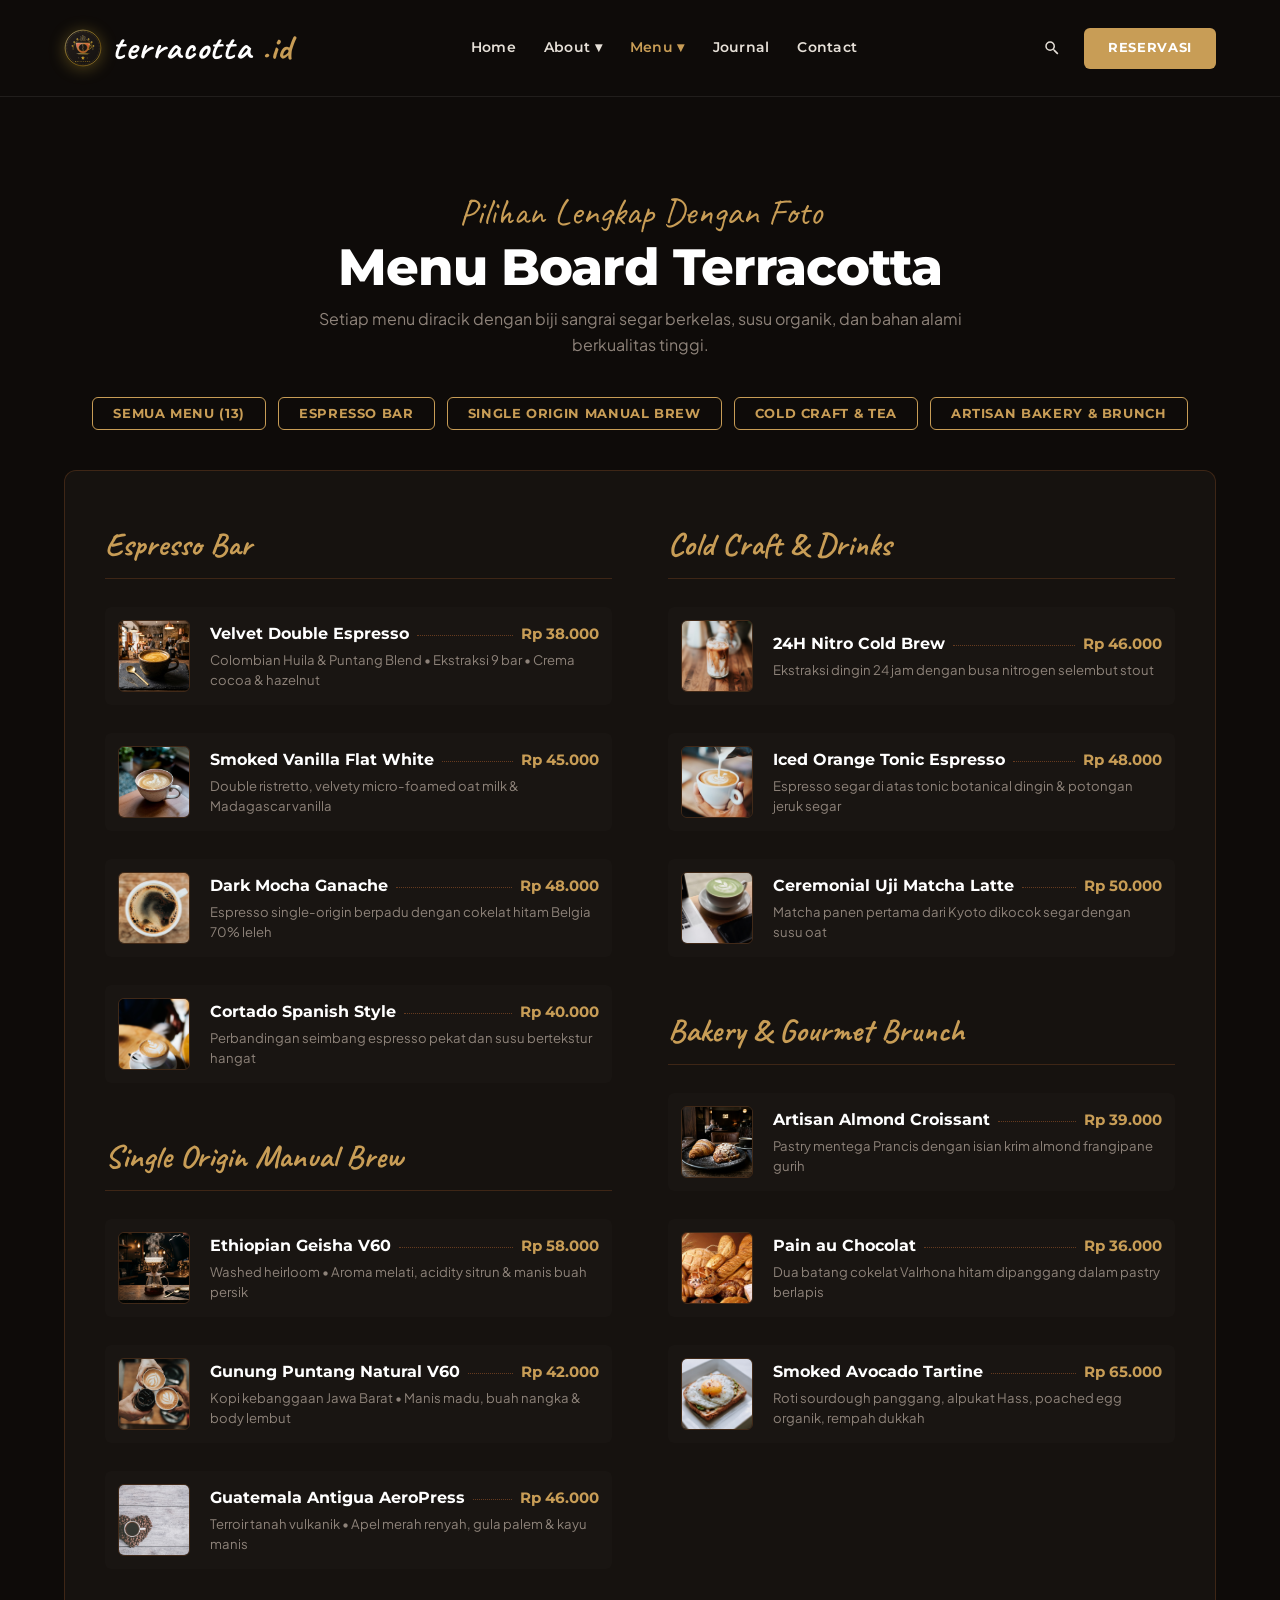
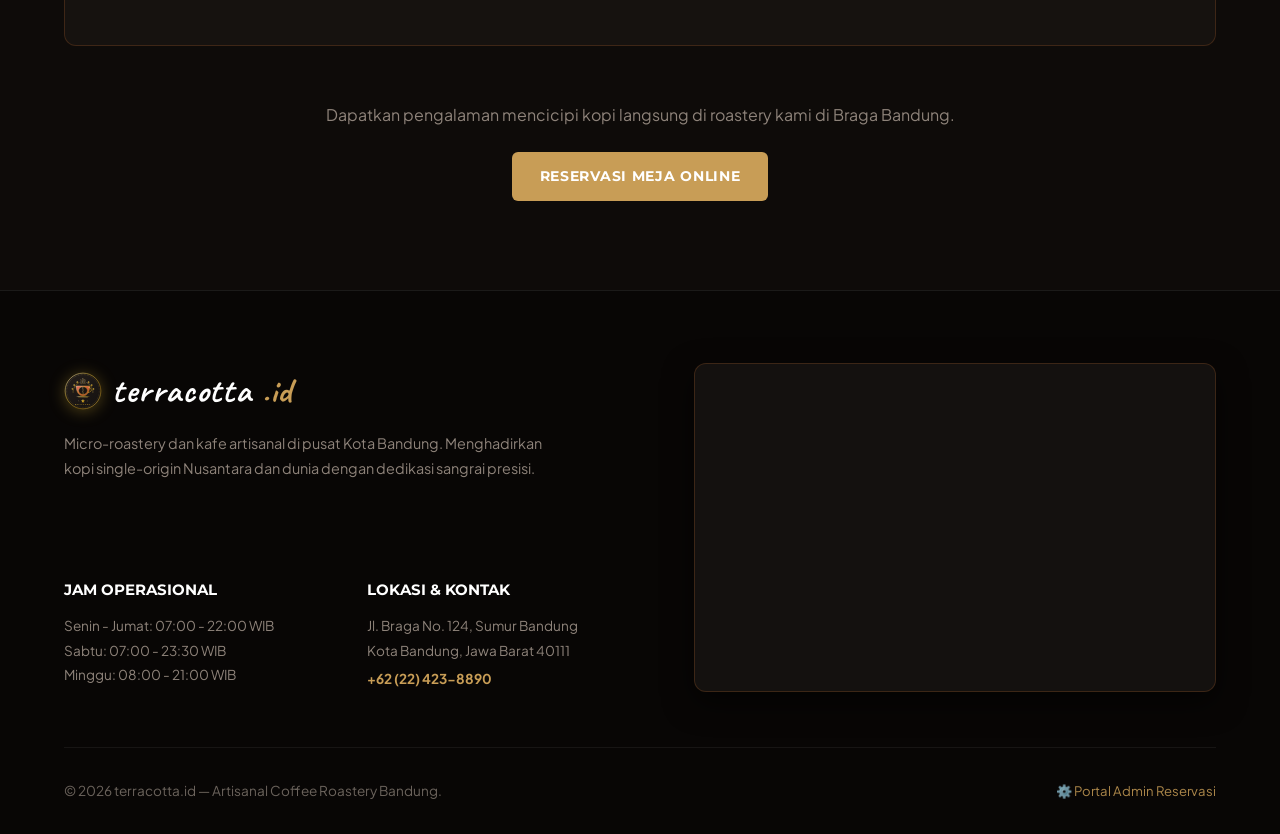
<file: menu.html>
<!DOCTYPE html>
<html lang="id">
<head>
  <meta charset="UTF-8">
  <meta name="viewport" content="width=device-width, initial-scale=1.0">
  <meta name="description" content="Menu Board terracotta.id Bandung - Daftar lengkap foto kopi single origin, espresso bar, cold craft, dan artisan croissant di Braga Bandung.">
  <title>Artisanal Menu — Terracotta Coffee Roastery Bandung</title>
  <link rel="icon" type="image/svg+xml" href="images/logo.svg">
  <link rel="apple-touch-icon" href="images/logo.svg">
  <link rel="stylesheet" href="css/style.css">
</head>
<body>

  <!-- Navbar -->
  <header class="navbar scrolled">
    <div class="container nav-container">
      <a href="index.html" class="logo-brand">
        <img src="images/logo.svg" alt="Terracotta Logo" class="logo-img">
        terracotta<span>.id</span>
      </a>

      <nav class="nav-menu">
        <div class="nav-item">
          <a href="index.html" class="nav-link">Home</a>
        </div>
        <div class="nav-item">
          <a href="about.html" class="nav-link">About ▾</a>
          <div class="dropdown-menu">
            <a href="about.html" class="dropdown-item">About Terracotta</a>
            <a href="about.html#roasters" class="dropdown-item">Master Roasters Bandung</a>
            <a href="about.html#guestbook" class="dropdown-item">Guestbook & Ulasan</a>
          </div>
        </div>
        <div class="nav-item active">
          <a href="menu.html" class="nav-link">Menu ▾</a>
          <div class="dropdown-menu">
            <a href="menu.html" class="dropdown-item">Menu Classic Board</a>
            <a href="#espresso" class="dropdown-item">Espresso Bar</a>
            <a href="#handbrew" class="dropdown-item">Manual Brew Single Origin</a>
            <a href="#bakery" class="dropdown-item">Bakery & Pastry</a>
          </div>
        </div>
        <div class="nav-item">
          <a href="blog.html" class="nav-link">Journal</a>
        </div>
        <div class="nav-item">
          <a href="contact.html" class="nav-link">Contact</a>
        </div>
      </nav>

      <div class="nav-right-actions">
        <div class="nav-action-icons">
          <button class="nav-icon-btn" id="navSearchBtn" aria-label="Search Menu" title="Cari Menu">
            <svg viewBox="0 0 24 24">
              <path d="M9.5,3A6.5,6.5 0 0,1 16,9.5C16,11.11 15.41,12.59 14.44,13.73L14.71,14H15.5L20.5,19L19,20.5L14,15.5V14.71L13.73,14.44C12.59,15.41 11.11,16 9.5,16A6.5,6.5 0 0,1 3,9.5A6.5,6.5 0 0,1 9.5,3M9.5,5C7,5 5,7 5,9.5C5,12 7,14 9.5,14C12,14 14,12 14,9.5C14,7 12,5 9.5,5Z"/>
            </svg>
          </button>
        </div>

        <a href="reservation.html" class="btn btn-gold" style="padding: 0.65rem 1.5rem; font-size: 0.8rem;">Reservasi</a>
        <div class="hamburger" id="hamburgerBtn" aria-label="Toggle Navigation">
          <span></span>
          <span></span>
          <span></span>
        </div>
      </div>
    </div>
  </header>

  <!-- Mobile Drawer -->
  <aside class="mobile-drawer" id="mobileDrawer">
    <div class="mobile-drawer-header">
      <div class="mobile-drawer-brand">
        <img src="images/logo.svg" alt="Terracotta Logo" class="mobile-logo-img">
        <span>terracotta.id</span>
      </div>
      <button class="mobile-drawer-close" id="mobileDrawerCloseBtn" aria-label="Tutup Menu">
        <svg viewBox="0 0 24 24"><path d="M19,6.41L17.59,5L12,10.59L6.41,5L5,6.41L10.59,12L5,17.59L6.41,19L12,13.41L17.59,19L19,17.59L13.41,12L19,6.41Z"/></svg>
      </button>
    </div>
    <div class="mobile-links">
      <a href="index.html" class="mobile-link">Home</a>
      <a href="about.html" class="mobile-link">About Us</a>
      <a href="menu.html" class="mobile-link">Menu Board</a>
      <a href="reservation.html" class="mobile-link">Reservasi Meja</a>
      <a href="blog.html" class="mobile-link">Journal Kopi</a>
      <a href="contact.html" class="mobile-link">Kontak & Lokasi</a>
      <a href="admin.html" class="mobile-link" style="color: var(--accent-gold); border-top: 1px dashed rgba(212,175,55,0.25); margin-top: 0.5rem; padding-top: 0.75rem;">⚙️ Portal Staf & Admin</a>
    </div>
    <div class="mobile-drawer-footer">
      <a href="reservation.html" class="btn btn-gold" style="width: 100%;">Reservasi Meja</a>
    </div>
  </aside>

  <main style="padding-top: 6.5rem;">
    <section class="section" id="menuBoardPage">
      <div class="container">
        <div class="reveal" style="text-align: center; max-width: 650px; margin: 0 auto 2.5rem;">
          <span class="script-subtitle">Pilihan Lengkap Dengan Foto</span>
          <h1 class="heading-main">Menu Board Terracotta</h1>
          <p style="color: var(--text-muted-dark); margin-top: 0.5rem;">Setiap menu diracik dengan biji sangrai segar berkelas, susu organik, dan bahan alami berkualitas tinggi.</p>
        </div>

        <!-- Filter category buttons -->
        <div class="reveal" style="display: flex; justify-content: center; gap: 0.75rem; flex-wrap: wrap; margin-bottom: 2.5rem;">
          <button class="btn btn-outline-gold menu-tab-btn active" data-category="all" style="padding: 0.5rem 1.25rem; font-size: 0.8rem;">Semua Menu (13)</button>
          <button class="btn btn-outline-gold menu-tab-btn" data-category="espresso" style="padding: 0.5rem 1.25rem; font-size: 0.8rem;">Espresso Bar</button>
          <button class="btn btn-outline-gold menu-tab-btn" data-category="handbrew" style="padding: 0.5rem 1.25rem; font-size: 0.8rem;">Single Origin Manual Brew</button>
          <button class="btn btn-outline-gold menu-tab-btn" data-category="coldbrew" style="padding: 0.5rem 1.25rem; font-size: 0.8rem;">Cold Craft & Tea</button>
          <button class="btn btn-outline-gold menu-tab-btn" data-category="bakery" style="padding: 0.5rem 1.25rem; font-size: 0.8rem;">Artisan Bakery & Brunch</button>
        </div>

        <!-- Multi-Column Board with Full Item Photos -->
        <div class="menu-board-wrap reveal" style="margin-top: 1rem;">
          <div class="menu-board-cols">
            
            <!-- Column 1 -->
            <div>
              <h2 class="menu-cat-title" id="espresso">Espresso Bar</h2>

              <!-- Item 1 -->
              <div class="menu-item-row" data-category="espresso">
                <div class="menu-item-thumb">
                  <img src="images/espresso.jpg" alt="Velvet Double Espresso">
                </div>
                <div class="menu-item-details">
                  <div class="menu-item-header">
                    <span class="menu-item-name">Velvet Double Espresso</span>
                    <span class="menu-item-dots"></span>
                    <span class="menu-item-price">Rp 38.000</span>
                  </div>
                  <p class="menu-item-desc">Colombian Huila & Puntang Blend • Ekstraksi 9 bar • Crema cocoa & hazelnut</p>
                </div>
              </div>

              <!-- Item 2 -->
              <div class="menu-item-row" data-category="espresso">
                <div class="menu-item-thumb">
                  <img src="images/flat_white.jpg" alt="Smoked Vanilla Flat White">
                </div>
                <div class="menu-item-details">
                  <div class="menu-item-header">
                    <span class="menu-item-name">Smoked Vanilla Flat White</span>
                    <span class="menu-item-dots"></span>
                    <span class="menu-item-price">Rp 45.000</span>
                  </div>
                  <p class="menu-item-desc">Double ristretto, velvety micro-foamed oat milk & Madagascar vanilla</p>
                </div>
              </div>

              <!-- Item 3 -->
              <div class="menu-item-row" data-category="espresso">
                <div class="menu-item-thumb">
                  <img src="images/mocha.jpg" alt="Dark Mocha Ganache">
                </div>
                <div class="menu-item-details">
                  <div class="menu-item-header">
                    <span class="menu-item-name">Dark Mocha Ganache</span>
                    <span class="menu-item-dots"></span>
                    <span class="menu-item-price">Rp 48.000</span>
                  </div>
                  <p class="menu-item-desc">Espresso single-origin berpadu dengan cokelat hitam Belgia 70% leleh</p>
                </div>
              </div>

              <!-- Item 4 -->
              <div class="menu-item-row" data-category="espresso">
                <div class="menu-item-thumb">
                  <img src="images/cortado.jpg" alt="Cortado Spanish Style">
                </div>
                <div class="menu-item-details">
                  <div class="menu-item-header">
                    <span class="menu-item-name">Cortado Spanish Style</span>
                    <span class="menu-item-dots"></span>
                    <span class="menu-item-price">Rp 40.000</span>
                  </div>
                  <p class="menu-item-desc">Perbandingan seimbang espresso pekat dan susu bertekstur hangat</p>
                </div>
              </div>

              <h2 class="menu-cat-title" id="handbrew" style="margin-top: 3rem;">Single Origin Manual Brew</h2>

              <!-- Item 5 -->
              <div class="menu-item-row" data-category="handbrew">
                <div class="menu-item-thumb">
                  <img src="images/pour_over.jpg" alt="Ethiopian Geisha V60">
                </div>
                <div class="menu-item-details">
                  <div class="menu-item-header">
                    <span class="menu-item-name">Ethiopian Geisha V60</span>
                    <span class="menu-item-dots"></span>
                    <span class="menu-item-price">Rp 58.000</span>
                  </div>
                  <p class="menu-item-desc">Washed heirloom • Aroma melati, acidity sitrun & manis buah persik</p>
                </div>
              </div>

              <!-- Item 6 -->
              <div class="menu-item-row" data-category="handbrew">
                <div class="menu-item-thumb">
                  <img src="images/puntang_v60.jpg" alt="Gunung Puntang Natural V60">
                </div>
                <div class="menu-item-details">
                  <div class="menu-item-header">
                    <span class="menu-item-name">Gunung Puntang Natural V60</span>
                    <span class="menu-item-dots"></span>
                    <span class="menu-item-price">Rp 42.000</span>
                  </div>
                  <p class="menu-item-desc">Kopi kebanggaan Jawa Barat • Manis madu, buah nangka & body lembut</p>
                </div>
              </div>

              <!-- Item 7 -->
              <div class="menu-item-row" data-category="handbrew">
                <div class="menu-item-thumb">
                  <img src="images/aeropress.jpg" alt="Guatemala Antigua AeroPress">
                </div>
                <div class="menu-item-details">
                  <div class="menu-item-header">
                    <span class="menu-item-name">Guatemala Antigua AeroPress</span>
                    <span class="menu-item-dots"></span>
                    <span class="menu-item-price">Rp 46.000</span>
                  </div>
                  <p class="menu-item-desc">Terroir tanah vulkanik • Apel merah renyah, gula palem & kayu manis</p>
                </div>
              </div>
            </div>

            <!-- Column 2 -->
            <div>
              <h2 class="menu-cat-title" id="coldbrew">Cold Craft & Drinks</h2>

              <!-- Item 8 -->
              <div class="menu-item-row" data-category="coldbrew">
                <div class="menu-item-thumb">
                  <img src="images/nitro_cold_brew.jpg" alt="24H Nitro Cold Brew">
                </div>
                <div class="menu-item-details">
                  <div class="menu-item-header">
                    <span class="menu-item-name">24H Nitro Cold Brew</span>
                    <span class="menu-item-dots"></span>
                    <span class="menu-item-price">Rp 46.000</span>
                  </div>
                  <p class="menu-item-desc">Ekstraksi dingin 24 jam dengan busa nitrogen selembut stout</p>
                </div>
              </div>

              <!-- Item 9 -->
              <div class="menu-item-row" data-category="coldbrew">
                <div class="menu-item-thumb">
                  <img src="images/orange_tonic.jpg" alt="Iced Orange Tonic Espresso">
                </div>
                <div class="menu-item-details">
                  <div class="menu-item-header">
                    <span class="menu-item-name">Iced Orange Tonic Espresso</span>
                    <span class="menu-item-dots"></span>
                    <span class="menu-item-price">Rp 48.000</span>
                  </div>
                  <p class="menu-item-desc">Espresso segar di atas tonic botanical dingin & potongan jeruk segar</p>
                </div>
              </div>

              <!-- Item 10 -->
              <div class="menu-item-row" data-category="coldbrew">
                <div class="menu-item-thumb">
                  <img src="images/matcha_latte.jpg" alt="Ceremonial Uji Matcha Latte">
                </div>
                <div class="menu-item-details">
                  <div class="menu-item-header">
                    <span class="menu-item-name">Ceremonial Uji Matcha Latte</span>
                    <span class="menu-item-dots"></span>
                    <span class="menu-item-price">Rp 50.000</span>
                  </div>
                  <p class="menu-item-desc">Matcha panen pertama dari Kyoto dikocok segar dengan susu oat</p>
                </div>
              </div>

              <h2 class="menu-cat-title" id="bakery" style="margin-top: 3rem;">Bakery & Gourmet Brunch</h2>

              <!-- Item 11 -->
              <div class="menu-item-row" data-category="bakery">
                <div class="menu-item-thumb">
                  <img src="images/pastry.jpg" alt="Artisan Almond Croissant">
                </div>
                <div class="menu-item-details">
                  <div class="menu-item-header">
                    <span class="menu-item-name">Artisan Almond Croissant</span>
                    <span class="menu-item-dots"></span>
                    <span class="menu-item-price">Rp 39.000</span>
                  </div>
                  <p class="menu-item-desc">Pastry mentega Prancis dengan isian krim almond frangipane gurih</p>
                </div>
              </div>

              <!-- Item 12 -->
              <div class="menu-item-row" data-category="bakery">
                <div class="menu-item-thumb">
                  <img src="images/pain_au_chocolat.jpg" alt="Pain au Chocolat">
                </div>
                <div class="menu-item-details">
                  <div class="menu-item-header">
                    <span class="menu-item-name">Pain au Chocolat</span>
                    <span class="menu-item-dots"></span>
                    <span class="menu-item-price">Rp 36.000</span>
                  </div>
                  <p class="menu-item-desc">Dua batang cokelat Valrhona hitam dipanggang dalam pastry berlapis</p>
                </div>
              </div>

              <!-- Item 13 -->
              <div class="menu-item-row" data-category="bakery">
                <div class="menu-item-thumb">
                  <img src="images/avocado_toast.jpg" alt="Smoked Avocado Tartine">
                </div>
                <div class="menu-item-details">
                  <div class="menu-item-header">
                    <span class="menu-item-name">Smoked Avocado Tartine</span>
                    <span class="menu-item-dots"></span>
                    <span class="menu-item-price">Rp 65.000</span>
                  </div>
                  <p class="menu-item-desc">Roti sourdough panggang, alpukat Hass, poached egg organik, rempah dukkah</p>
                </div>
              </div>
            </div>

          </div>
        </div>

        <div class="reveal" style="text-align: center; margin-top: 3.5rem;">
          <p style="color: var(--text-muted-dark); margin-bottom: 1.5rem;">Dapatkan pengalaman mencicipi kopi langsung di roastery kami di Braga Bandung.</p>
          <a href="reservation.html" class="btn btn-gold">Reservasi Meja Online</a>
        </div>
      </div>
    </section>
  </main>

  <!-- Footer with Left Info & Right Bandung Interactive Map -->
  <footer class="footer-babette">
    <div class="container">
      <div class="footer-split-grid reveal">
        
        <!-- Left Column: Information & Brand -->
        <div class="footer-info-col">
          <div>
            <a href="index.html" class="logo-brand" style="margin-bottom: 0.75rem;">
              <img src="images/logo.svg" alt="Terracotta Logo" class="logo-img">
              terracotta<span>.id</span>
            </a>
            <p style="color: var(--text-muted-dark); font-size: 0.9rem; line-height: 1.7; max-width: 480px;">Micro-roastery dan kafe artisanal di pusat Kota Bandung. Menghadirkan kopi single-origin Nusantara dan dunia dengan dedikasi sangrai presisi.</p>
          </div>

          <div class="footer-info-details">
            <div>
              <h4 style="font-family: var(--font-heading); font-size: 0.95rem; font-weight: 700; margin-bottom: 0.75rem; color: #fff; text-transform: uppercase;">Jam Operasional</h4>
              <div style="font-size: 0.85rem; color: var(--text-muted-dark); line-height: 1.8;">
                <div>Senin - Jumat: 07:00 - 22:00 WIB</div>
                <div>Sabtu: 07:00 - 23:30 WIB</div>
                <div>Minggu: 08:00 - 21:00 WIB</div>
              </div>
            </div>

            <div>
              <h4 style="font-family: var(--font-heading); font-size: 0.95rem; font-weight: 700; margin-bottom: 0.75rem; color: #fff; text-transform: uppercase;">Lokasi & Kontak</h4>
              <div style="font-size: 0.85rem; color: var(--text-muted-dark); line-height: 1.8;">
                <div>Jl. Braga No. 124, Sumur Bandung</div>
                <div>Kota Bandung, Jawa Barat 40111</div>
                <div style="color: var(--accent-gold); font-weight: 700; margin-top: 0.25rem;">+62 (22) 423-8890</div>
              </div>
            </div>
          </div>
        </div>

        <!-- Right Column: Interactive Bandung Google Map -->
        <div class="footer-map-col">
          <iframe 
            src="https://www.google.com/maps/embed?pb=!1m18!1m12!1m3!1d3960.784405374465!2d107.6074213749965!3d-6.916350793083168!2m3!1f0!2f0!3f0!3m2!1i1024!2i768!4f13.1!3m3!1m2!1s0x2e68e63032a138c7%3A0x8e8334460d3d52aa!2sJl.%20Braga%2C%20Kota%20Bandung%2C%20Jawa%20Barat!5e0!3m2!1sen!2sid!4v1689000000000!5m2!1sen!2sid" 
            title="Lokasi Terracotta Coffee Roastery Braga Bandung" 
            loading="lazy" 
            referrerpolicy="no-referrer-when-downgrade">
          </iframe>
        </div>

      </div>

      <div class="footer-bottom">
        <p>&copy; 2026 terracotta.id — Artisanal Coffee Roastery Bandung.</p>
        <div>
          <a href="admin.html" style="color: var(--accent-gold); font-size: 0.82rem; text-decoration: none; opacity: 0.85; transition: opacity 0.2s;">⚙️ Portal Admin Reservasi</a>
        </div>
      </div>
    </div>
  </footer>

  <script src="js/main.js"></script>
</body>
</html>
</file>
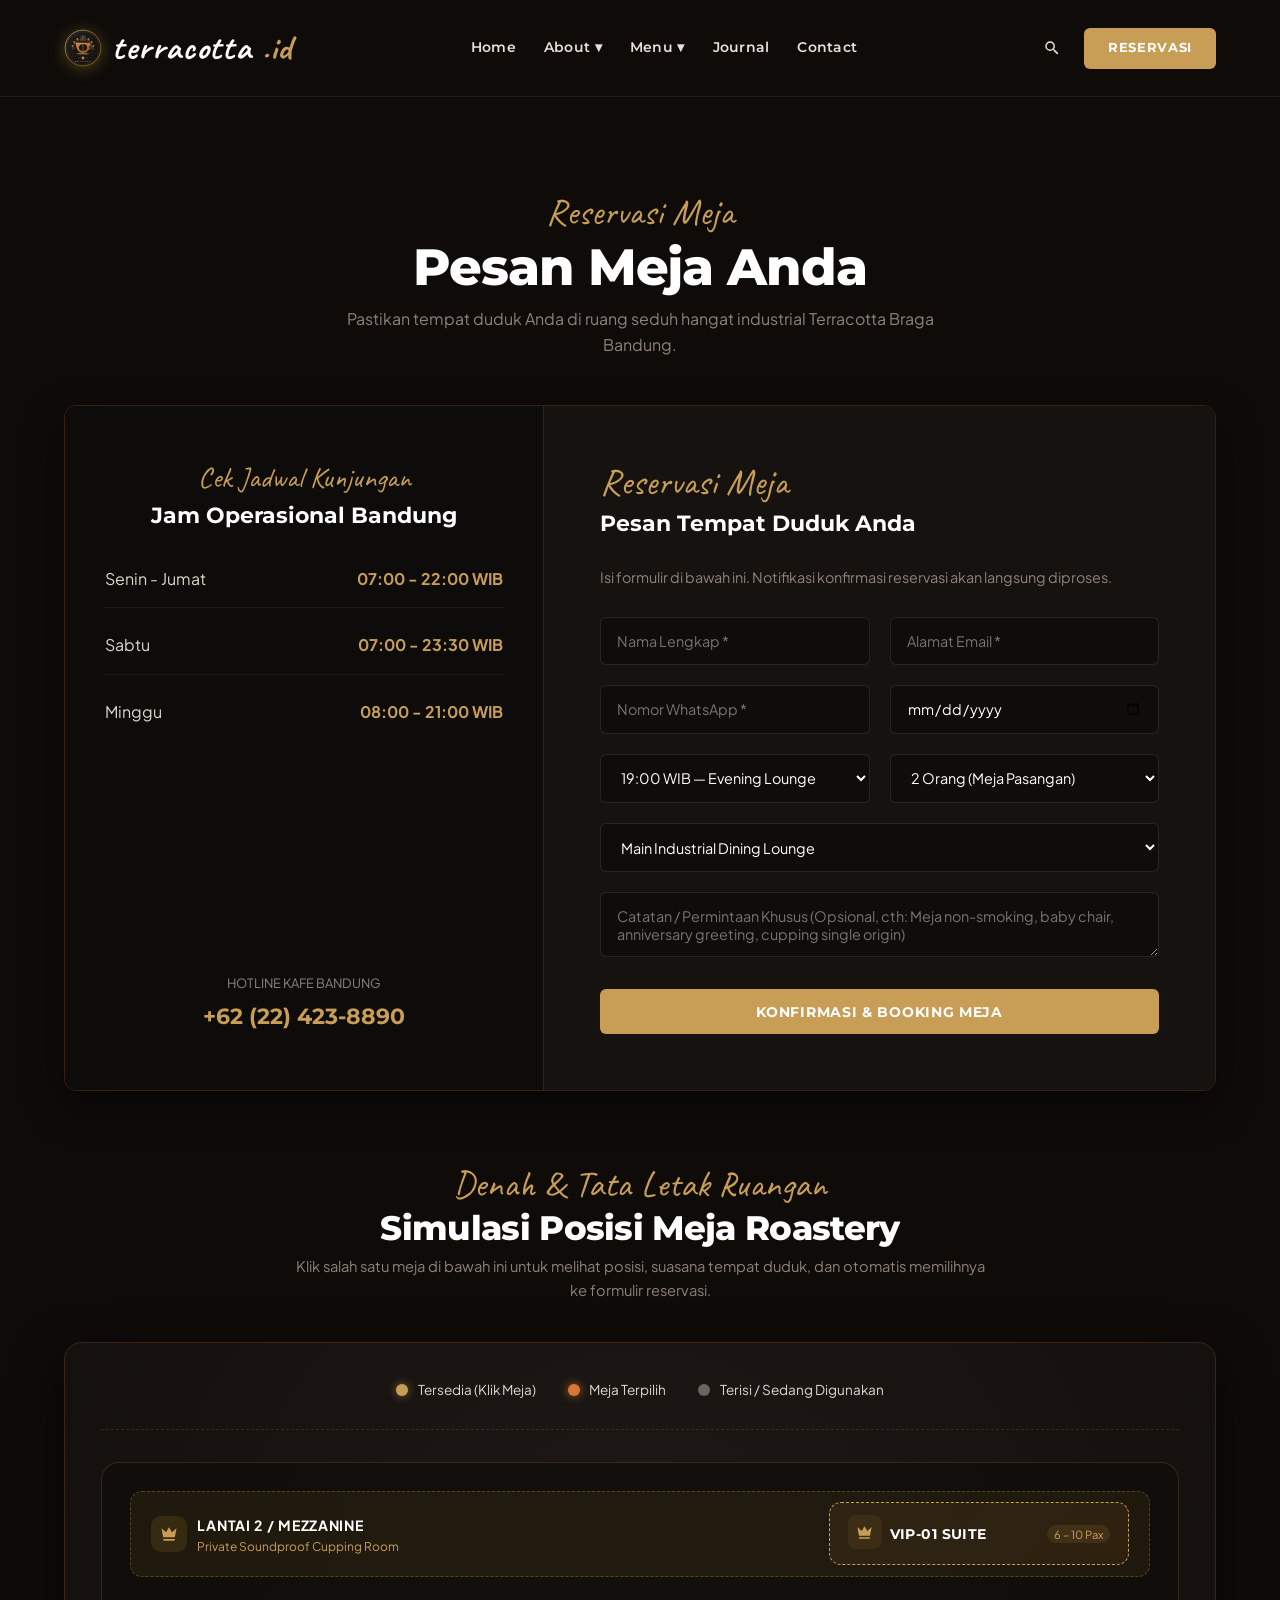
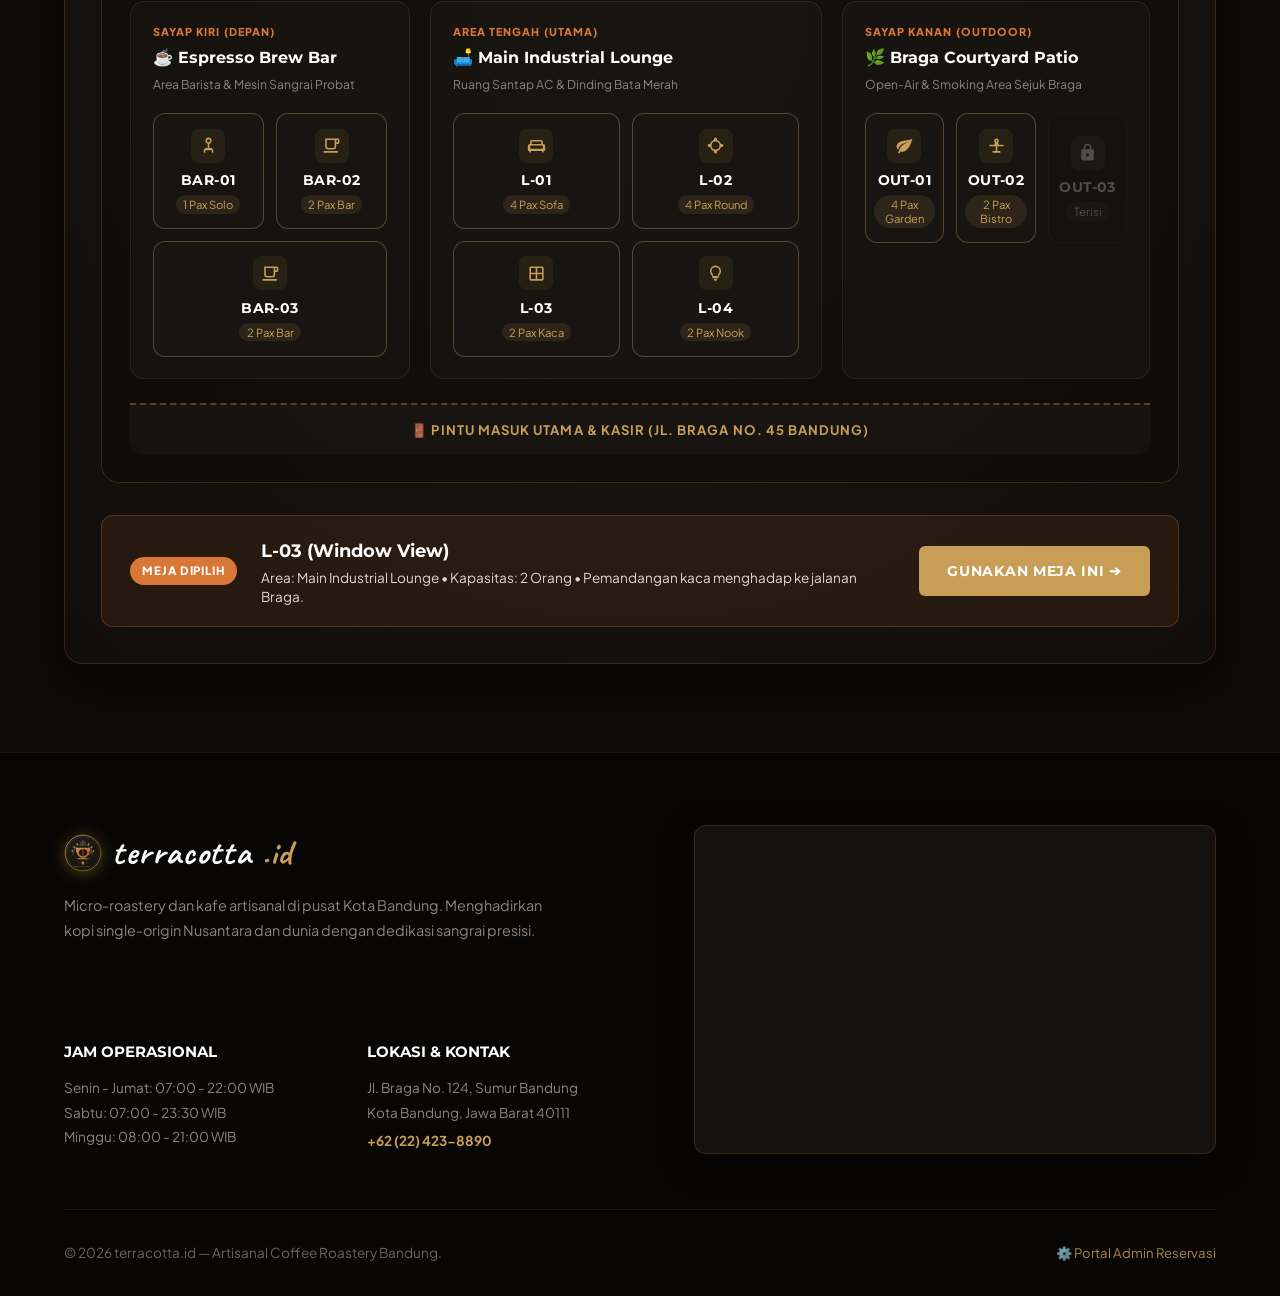
<file: reservation.html>
<!DOCTYPE html>
<html lang="id">
<head>
  <meta charset="UTF-8">
  <meta name="viewport" content="width=device-width, initial-scale=1.0">
  <meta name="description" content="Reservasi Meja Online terracotta.id Bandung - Pesan tempat duduk Anda di ruang seduh dan roastery kami di Braga Bandung.">
  <title>Table Reservation — Terracotta Coffee Roastery Bandung</title>
  <link rel="icon" type="image/svg+xml" href="images/logo.svg">
  <link rel="apple-touch-icon" href="images/logo.svg">
  <link rel="stylesheet" href="css/style.css">
</head>
<body>

  <!-- Navbar -->
  <header class="navbar scrolled">
    <div class="container nav-container">
      <a href="index.html" class="logo-brand">
        <img src="images/logo.svg" alt="Terracotta Logo" class="logo-img">
        terracotta<span>.id</span>
      </a>

      <nav class="nav-menu">
        <div class="nav-item">
          <a href="index.html" class="nav-link">Home</a>
        </div>
        <div class="nav-item">
          <a href="about.html" class="nav-link">About ▾</a>
          <div class="dropdown-menu">
            <a href="about.html" class="dropdown-item">About Terracotta</a>
            <a href="about.html#roasters" class="dropdown-item">Master Roasters Bandung</a>
            <a href="about.html#guestbook" class="dropdown-item">Guestbook & Ulasan</a>
          </div>
        </div>
        <div class="nav-item">
          <a href="menu.html" class="nav-link">Menu ▾</a>
          <div class="dropdown-menu">
            <a href="menu.html" class="dropdown-item">Menu Classic Board</a>
            <a href="menu.html#espresso" class="dropdown-item">Espresso Bar</a>
            <a href="menu.html#handbrew" class="dropdown-item">Manual Brew Single Origin</a>
          </div>
        </div>
        <div class="nav-item">
          <a href="blog.html" class="nav-link">Journal</a>
        </div>
        <div class="nav-item">
          <a href="contact.html" class="nav-link">Contact</a>
        </div>
      </nav>

      <div class="nav-right-actions">
        <div class="nav-action-icons">
          <button class="nav-icon-btn" id="navSearchBtn" aria-label="Search Menu" title="Cari Menu">
            <svg viewBox="0 0 24 24">
              <path d="M9.5,3A6.5,6.5 0 0,1 16,9.5C16,11.11 15.41,12.59 14.44,13.73L14.71,14H15.5L20.5,19L19,20.5L14,15.5V14.71L13.73,14.44C12.59,15.41 11.11,16 9.5,16A6.5,6.5 0 0,1 3,9.5A6.5,6.5 0 0,1 9.5,3M9.5,5C7,5 5,7 5,9.5C5,12 7,14 9.5,14C12,14 14,12 14,9.5C14,7 12,5 9.5,5Z"/>
            </svg>
          </button>
        </div>

        <a href="reservation.html" class="btn btn-gold" style="padding: 0.65rem 1.5rem; font-size: 0.8rem;">Reservasi</a>
        <div class="hamburger" id="hamburgerBtn" aria-label="Toggle Navigation">
          <span></span>
          <span></span>
          <span></span>
        </div>
      </div>
    </div>
  </header>

  <!-- Mobile Drawer -->
  <aside class="mobile-drawer" id="mobileDrawer">
    <div class="mobile-drawer-header">
      <div class="mobile-drawer-brand">
        <img src="images/logo.svg" alt="Terracotta Logo" class="mobile-logo-img">
        <span>terracotta.id</span>
      </div>
      <button class="mobile-drawer-close" id="mobileDrawerCloseBtn" aria-label="Tutup Menu">
        <svg viewBox="0 0 24 24"><path d="M19,6.41L17.59,5L12,10.59L6.41,5L5,6.41L10.59,12L5,17.59L6.41,19L12,13.41L17.59,19L19,17.59L13.41,12L19,6.41Z"/></svg>
      </button>
    </div>
    <div class="mobile-links">
      <a href="index.html" class="mobile-link">Home</a>
      <a href="about.html" class="mobile-link">About Us</a>
      <a href="menu.html" class="mobile-link">Menu Board</a>
      <a href="reservation.html" class="mobile-link">Reservasi Meja</a>
      <a href="blog.html" class="mobile-link">Journal Kopi</a>
      <a href="contact.html" class="mobile-link">Kontak & Lokasi</a>
      <a href="admin.html" class="mobile-link" style="color: var(--accent-gold); border-top: 1px dashed rgba(212,175,55,0.25); margin-top: 0.5rem; padding-top: 0.75rem;">⚙️ Portal Staf & Admin</a>
    </div>
    <div class="mobile-drawer-footer">
      <a href="reservation.html" class="btn btn-gold" style="width: 100%;">Reservasi Meja</a>
    </div>
  </aside>

  <main style="padding-top: 6.5rem;">
    <section class="section" id="reservationPage">
      <div class="container">
        <div class="reveal" style="text-align: center; max-width: 650px; margin: 0 auto 3rem;">
          <span class="script-subtitle">Reservasi Meja</span>
          <h1 class="heading-main">Pesan Meja Anda</h1>
          <p style="color: var(--text-muted-dark); margin-top: 0.5rem;">Pastikan tempat duduk Anda di ruang seduh hangat industrial Terracotta Braga Bandung.</p>
        </div>

        <div class="hours-reservation-split reveal">
          
          <!-- Left: Opening Hours Card -->
          <div class="hours-card">
            <div>
              <span class="script-subtitle" style="font-size: 1.8rem;">Cek Jadwal Kunjungan</span>
              <h3 class="heading-sub" style="color: #fff; margin-bottom: 2rem;">Jam Operasional Bandung</h3>
              
              <div style="margin-bottom: 1.5rem; text-align: left; border-bottom: 1px solid rgba(255,255,255,0.06); padding-bottom: 1rem;">
                <div style="display: flex; justify-content: space-between; color: #ded6cc;">
                  <span>Senin - Jumat</span>
                  <strong style="color: var(--accent-gold);">07:00 - 22:00 WIB</strong>
                </div>
              </div>

              <div style="margin-bottom: 1.5rem; text-align: left; border-bottom: 1px solid rgba(255,255,255,0.06); padding-bottom: 1rem;">
                <div style="display: flex; justify-content: space-between; color: #ded6cc;">
                  <span>Sabtu</span>
                  <strong style="color: var(--accent-gold);">07:00 - 23:30 WIB</strong>
                </div>
              </div>

              <div style="margin-bottom: 1.5rem; text-align: left;">
                <div style="display: flex; justify-content: space-between; color: #ded6cc;">
                  <span>Minggu</span>
                  <strong style="color: var(--accent-gold);">08:00 - 21:00 WIB</strong>
                </div>
              </div>
            </div>

            <div style="margin-top: 2.5rem;">
              <span style="font-size: 0.8rem; color: var(--text-muted-dark); text-transform: uppercase;">Hotline Kafe Bandung</span>
              <h4 style="font-family: var(--font-heading); font-size: 1.4rem; color: var(--accent-gold); margin-top: 0.25rem;">+62 (22) 423-8890</h4>
            </div>
          </div>

          <!-- Right: Make A Reservation Form -->
          <div class="reservation-form-card">
            <span class="script-subtitle">Reservasi Meja</span>
            <h3 class="heading-sub" style="color: #fff; margin-bottom: 1.5rem;">Pesan Tempat Duduk Anda</h3>
            <p style="color: var(--text-muted-dark); font-size: 0.9rem; margin-bottom: 1.75rem;">Isi formulir di bawah ini. Notifikasi konfirmasi reservasi akan langsung diproses.</p>

            <form id="reservationForm">
              <div class="form-row">
                <input type="text" id="resGuestName" class="form-field" placeholder="Nama Lengkap *" required>
                <input type="email" id="resGuestEmail" class="form-field" placeholder="Alamat Email *" required>
              </div>

              <div class="form-row">
                <input type="tel" id="resGuestPhone" class="form-field" placeholder="Nomor WhatsApp *" required>
                <input type="date" id="resDate" class="form-field" required>
              </div>

              <div class="form-row">
                <select id="resTime" class="form-field" required>
                  <option value="08:00 WIB">08:00 WIB — Morning Brew</option>
                  <option value="11:00 WIB">11:00 WIB — Brunch</option>
                  <option value="15:00 WIB">15:00 WIB — Afternoon Cupping</option>
                  <option value="19:00 WIB" selected>19:00 WIB — Evening Lounge</option>
                  <option value="21:00 WIB">21:00 WIB — Night Bistro</option>
                </select>
                <select id="resGuests" class="form-field" required>
                  <option value="1 Orang">1 Orang (Solo Tasting)</option>
                  <option value="2 Orang" selected>2 Orang (Meja Pasangan)</option>
                  <option value="4 Orang">4 Orang (Meja Grup)</option>
                  <option value="6+ VIP">6+ Orang (VIP Cupping Room)</option>
                </select>
              </div>

              <div class="form-row">
                <select id="resArea" class="form-field" style="grid-column: 1 / -1;">
                  <option value="Espresso Brew Bar">Espresso Brew Bar (Depan Barista)</option>
                  <option value="Main Industrial Lounge" selected>Main Industrial Dining Lounge</option>
                  <option value="Braga Courtyard Patio">Braga Courtyard Patio (Outdoor Area)</option>
                  <option value="Private VIP Cupping Room">Private VIP Cupping Room</option>
                </select>
              </div>

              <!-- Special Notes / Request Field -->
              <div class="form-row">
                <textarea id="resNotes" class="form-field" rows="2" placeholder="Catatan / Permintaan Khusus (Opsional, cth: Meja non-smoking, baby chair, anniversary greeting, cupping single origin)" style="grid-column: 1 / -1; resize: vertical;"></textarea>
              </div>

              <!-- Selected Table Notice -->
              <div class="selected-table-callout" id="selectedTableCallout" style="display: none;">
                <span class="callout-icon">📍</span>
                <div class="callout-text">
                  <strong id="calloutTableName">Meja Terpilih: L-03</strong>
                  <p id="calloutTableDesc">Area Main Industrial Lounge • 2 Tamu</p>
                </div>
              </div>

              <button type="submit" class="btn btn-gold" style="width: 100%; margin-top: 0.75rem;">Konfirmasi & Booking Meja</button>
            </form>
          </div>

        </div>

        <!-- =========================================================================
             INTERACTIVE TABLE SEATING FLOOR PLAN / SIMULATOR
             ========================================================================= -->
        <div class="seating-simulator-section reveal" style="margin-top: 4.5rem;">
          <div style="text-align: center; max-width: 700px; margin: 0 auto 2.5rem;">
            <span class="script-subtitle">Denah & Tata Letak Ruangan</span>
            <h2 class="heading-main" style="font-size: 2.1rem;">Simulasi Posisi Meja Roastery</h2>
            <p style="color: var(--text-muted-dark); font-size: 0.92rem; margin-top: 0.4rem;">
              Klik salah satu meja di bawah ini untuk melihat posisi, suasana tempat duduk, dan otomatis memilihnya ke formulir reservasi.
            </p>
          </div>

          <!-- Floor Plan Board -->
          <div class="floorplan-board">
            
            <!-- Floorplan Legend Bar -->
            <div class="floorplan-legend">
              <div class="legend-item">
                <span class="legend-dot available"></span>
                <span>Tersedia (Klik Meja)</span>
              </div>
              <div class="legend-item">
                <span class="legend-dot selected"></span>
                <span>Meja Terpilih</span>
              </div>
              <div class="legend-item">
                <span class="legend-dot occupied"></span>
                <span>Terisi / Sedang Digunakan</span>
              </div>
            </div>

            <!-- Architectural Roastery Floor Blueprint Map -->
            <div class="floorplan-roastery-map">
              
              <!-- Level 2: Mezzanine VIP Suite (Top) -->
              <div class="floorplan-level-banner">
                <div style="display: flex; align-items: center; gap: 0.65rem;">
                  <div class="level-icon-badge">
                    <svg viewBox="0 0 24 24"><path d="M5 16L3 5l5.5 5L12 4l3.5 6L21 5l-2 11H5zm14 3c0 .6-.4 1-1 1H6c-.6 0-1-.4-1-1v-1h14v1z"/></svg>
                  </div>
                  <div>
                    <strong style="color: #fff; font-size: 0.88rem; letter-spacing: 0.05em;">LANTAI 2 / MEZZANINE</strong>
                    <span style="font-size: 0.75rem; color: var(--accent-gold); display: block;">Private Soundproof Cupping Room</span>
                  </div>
                </div>

                <button type="button" class="sim-table-btn vip-table" style="max-width: 300px; padding: 0.75rem 1.1rem; border-radius: 12px;" data-id="VIP-01" data-name="VIP Mezzanine Suite" data-area="Private VIP Cupping Room" data-capacity="6+ VIP" data-desc="Ruang privat eksklusif lantai 2 dengan meja kayu oak panjang (kapasitas 6-10 orang), smart TV & sound system.">
                  <div style="display: flex; align-items: center; justify-content: space-between; width: 100%; gap: 1rem;">
                    <div style="display: flex; align-items: center; gap: 0.5rem;">
                      <span class="table-svg-wrap">
                        <svg viewBox="0 0 24 24"><path d="M5 16L3 5l5.5 5L12 4l3.5 6L21 5l-2 11H5zm14 3c0 .6-.4 1-1 1H6c-.6 0-1-.4-1-1v-1h14v1z"/></svg>
                      </span>
                      <span class="table-num" style="font-weight: 700;">VIP-01 SUITE</span>
                    </div>
                    <span class="table-pax">6 – 10 Pax</span>
                  </div>
                </button>
              </div>

              <!-- Main Level: 3 Zone Architectural Spatial Layout -->
              <div class="floorplan-main-floor">
                
                <!-- Left Wing: Espresso Brew Bar & Roastery -->
                <div class="floorplan-zone-card zone-bar">
                  <div class="zone-header">
                    <div class="zone-tag">SAYAP KIRI (DEPAN)</div>
                    <h4>☕ Espresso Brew Bar</h4>
                    <span class="zone-sub">Area Barista & Mesin Sangrai Probat</span>
                  </div>

                  <div class="zone-tables-row">
                    <button type="button" class="sim-table-btn" data-id="BAR-01" data-name="Bar Table 01" data-area="Espresso Brew Bar" data-capacity="1 Orang" data-desc="High stool solo tasting tepat di depan Slayer Espresso & master barista.">
                      <span class="table-svg-wrap">
                        <svg viewBox="0 0 24 24"><path d="M12 2a4 4 0 0 1 4 4c0 1.85-1.28 3.41-3 3.86V15h3a1 1 0 0 1 1 1v1h1v4h-2v-3H8v3H6v-4h1v-1a1 1 0 0 1 1-1h3V9.86A4.002 4.002 0 0 1 12 2zm0 2a2 2 0 1 0 0 4 2 2 0 0 0 0-4z"/></svg>
                      </span>
                      <span class="table-num">BAR-01</span>
                      <span class="table-pax">1 Pax Solo</span>
                    </button>
                    <button type="button" class="sim-table-btn" data-id="BAR-02" data-name="Bar Table 02" data-area="Espresso Brew Bar" data-capacity="2 Orang" data-desc="Meja bar pasangan dengan view manual brew V60 & cupping roastery.">
                      <span class="table-svg-wrap">
                        <svg viewBox="0 0 24 24"><path d="M2,21V19H20V21H2M20,8V5H18V8H20M20,3A2,2 0 0,1 22,5V8A2,2 0 0,1 20,10H18V13A4,4 0 0,1 14,17H8A4,4 0 0,1 4,13V3H20M16,5H6V13A2,2 0 0,0 8,15H14A2,2 0 0,0 16,13V5Z"/></svg>
                      </span>
                      <span class="table-num">BAR-02</span>
                      <span class="table-pax">2 Pax Bar</span>
                    </button>
                    <button type="button" class="sim-table-btn" data-id="BAR-03" data-name="Bar Table 03" data-area="Espresso Brew Bar" data-capacity="2 Orang" data-desc="Sudut bar interaktif dekat showcase biji kopi single origin.">
                      <span class="table-svg-wrap">
                        <svg viewBox="0 0 24 24"><path d="M2,21V19H20V21H2M20,8V5H18V8H20M20,3A2,2 0 0,1 22,5V8A2,2 0 0,1 20,10H18V13A4,4 0 0,1 14,17H8A4,4 0 0,1 4,13V3H20M16,5H6V13A2,2 0 0,0 8,15H14A2,2 0 0,0 16,13V5Z"/></svg>
                      </span>
                      <span class="table-num">BAR-03</span>
                      <span class="table-pax">2 Pax Bar</span>
                    </button>
                  </div>
                </div>

                <!-- Center: Main Industrial Dining Lounge -->
                <div class="floorplan-zone-card zone-lounge">
                  <div class="zone-header">
                    <div class="zone-tag">AREA TENGAH (UTAMA)</div>
                    <h4>🛋️ Main Industrial Lounge</h4>
                    <span class="zone-sub">Ruang Santap AC & Dinding Bata Merah</span>
                  </div>

                  <div class="zone-tables-grid">
                    <button type="button" class="sim-table-btn" data-id="L-01" data-name="Lounge Table 01 (Sofa)" data-area="Main Industrial Lounge" data-capacity="4 Orang" data-desc="Meja sofa kulit industrial berkapasitas 4 orang, nyaman untuk makan & santai.">
                      <span class="table-svg-wrap">
                        <svg viewBox="0 0 24 24"><path d="M20 10V7a2 2 0 0 0-2-2H6a2 2 0 0 0-2 2v3a3 3 0 0 0-3 3v5a1 1 0 0 0 1 1h1v1a1 1 0 0 0 2 0v-1h14v1a1 1 0 0 0 2 0v-1h1a1 1 0 0 0 1-1v-5a3 3 0 0 0-3-3zM6 7h12v3H6V7zm14 8a1 1 0 0 1-1 1H5a1 1 0 0 1-1-1v-2a1 1 0 0 1 1-1h14a1 1 0 0 1 1 1v2z"/></svg>
                      </span>
                      <span class="table-num">L-01</span>
                      <span class="table-pax">4 Pax Sofa</span>
                    </button>
                    <button type="button" class="sim-table-btn" data-id="L-02" data-name="Lounge Table 02 (Round Table)" data-area="Main Industrial Lounge" data-capacity="4 Orang" data-desc="Meja bundar kayu jati artisan di tengah ruang lounge beratap tinggi.">
                      <span class="table-svg-wrap">
                        <svg viewBox="0 0 24 24"><path d="M12 2a2 2 0 0 1 2 2v1.05A7.002 7.002 0 0 1 18.95 10H20a2 2 0 1 1 0 4h-1.05A7.002 7.002 0 0 1 14 18.95V20a2 2 0 1 1-4 0v-1.05A7.002 7.002 0 0 1 5.05 14H4a2 2 0 1 1 0-4h1.05A7.002 7.002 0 0 1 10 5.05V4a2 2 0 0 1 2-2zm0 5a5 5 0 1 0 0 10 5 5 0 0 0 0-10z"/></svg>
                      </span>
                      <span class="table-num">L-02</span>
                      <span class="table-pax">4 Pax Round</span>
                    </button>
                    <button type="button" class="sim-table-btn" data-id="L-03" data-name="Lounge Table 03 (Window View)" data-area="Main Industrial Lounge" data-capacity="2 Orang" data-desc="Meja pasangan favorit dekat jendela kaca menghadap ke jalanan Braga.">
                      <span class="table-svg-wrap">
                        <svg viewBox="0 0 24 24"><path d="M19 3H5c-1.1 0-2 .9-2 2v14c0 1.1.9 2 2 2h14c1.1 0 2-.9 2-2V5c0-1.1-.9-2-2-2zm-8 2v6H5V5h6zm-6 8h6v6H5v-6zm8 6v-6h6v6h-6zm6-8h-6V5h6v6z"/></svg>
                      </span>
                      <span class="table-num">L-03</span>
                      <span class="table-pax">2 Pax Kaca</span>
                    </button>
                    <button type="button" class="sim-table-btn" data-id="L-04" data-name="Lounge Table 04 (Cozy Nook)" data-area="Main Industrial Lounge" data-capacity="2 Orang" data-desc="Sudut tenang untuk obrolan santai atau kerja produktif dengan colokan listrik.">
                      <span class="table-svg-wrap">
                        <svg viewBox="0 0 24 24"><path d="M12 2a7 7 0 0 0-7 7c0 2.38 1.19 4.47 3 5.74V17a1 1 0 0 0 1 1h6a1 1 0 0 0 1-1v-2.26c1.81-1.27 3-3.36 3-5.74a7 7 0 0 0-7-7zm-2 17v1a1 1 0 0 0 1 1h2a1 1 0 0 0 1-1v-1h-4zm2-15a5 5 0 0 1 5 5c0 1.63-.79 3.09-2 4v2H9v-2c-1.21-.91-2-2.37-2-4a5 5 0 0 1 5-5z"/></svg>
                      </span>
                      <span class="table-num">L-04</span>
                      <span class="table-pax">2 Pax Nook</span>
                    </button>
                  </div>
                </div>

                <!-- Right Wing: Braga Courtyard Patio (Outdoor) -->
                <div class="floorplan-zone-card zone-patio">
                  <div class="zone-header">
                    <div class="zone-tag">SAYAP KANAN (OUTDOOR)</div>
                    <h4>🌿 Braga Courtyard Patio</h4>
                    <span class="zone-sub">Open-Air & Smoking Area Sejuk Braga</span>
                  </div>

                  <div class="zone-tables-row">
                    <button type="button" class="sim-table-btn" data-id="OUT-01" data-name="Patio Table 01" data-area="Braga Courtyard Patio" data-capacity="4 Orang" data-desc="Meja outdoor rindang di bawah kanopi courtyard dengan suasana asri.">
                      <span class="table-svg-wrap">
                        <svg viewBox="0 0 24 24"><path d="M17 8C8 10 5.9 16.17 3.82 21.34L5.71 22l1-2.3A4.49 4.49 0 0 0 8 20C19 20 22 3 22 3c-1 2-8 2.25-13 3.25S2 11.5 2 13.5s1.75 3.75 1.75 3.75C7 8 17 8 17 8z"/></svg>
                      </span>
                      <span class="table-num">OUT-01</span>
                      <span class="table-pax">4 Pax Garden</span>
                    </button>
                    <button type="button" class="sim-table-btn" data-id="OUT-02" data-name="Patio Table 02" data-area="Braga Courtyard Patio" data-capacity="2 Orang" data-desc="Meja bistro outdoor romantis untuk menikmati sore hari di Braga.">
                      <span class="table-svg-wrap">
                        <svg viewBox="0 0 24 24"><path d="M12 3a3 3 0 0 0-3 3c0 .87.37 1.66.97 2.21L9.12 11H4a1 1 0 0 0-1 1v1h18v-1a1 1 0 0 0-1-1h-5.12l-.85-2.79A3.003 3.003 0 0 0 15 6a3 3 0 0 0-3-3zm0 2a1 1 0 1 1 0 2 1 1 0 0 1 0-2zm-1 8v6H7v2h10v-2h-4v-6h-2z"/></svg>
                      </span>
                      <span class="table-num">OUT-02</span>
                      <span class="table-pax">2 Pax Bistro</span>
                    </button>
                    <button type="button" class="sim-table-btn occupied" data-id="OUT-03" data-name="Patio Table 03" data-area="Braga Courtyard Patio" data-capacity="4 Orang" data-desc="Meja teras dekat air mancur taman roastery." title="Sedang Digunakan">
                      <span class="table-svg-wrap">
                        <svg viewBox="0 0 24 24"><path d="M18 8h-1V6c0-2.76-2.24-5-5-5S7 3.24 7 6v2H6c-1.1 0-2 .9-2 2v10c0 1.1.9 2 2 2h12c1.1 0 2-.9 2-2V10c0-1.1-.9-2-2-2zm-6 9c-1.1 0-2-.9-2-2s.9-2 2-2 2 .9 2 2-.9 2-2 2zm3.1-9H8.9V6c0-1.71 1.39-3.1 3.1-3.1 1.71 0 3.1 1.39 3.1 3.1v2z"/></svg>
                      </span>
                      <span class="table-num">OUT-03</span>
                      <span class="table-pax">Terisi</span>
                    </button>
                  </div>
                </div>

              </div>

              <!-- Main Entrance & Cashier Bar (Bottom of Blueprint) -->
              <div class="floorplan-entrance-bar">
                <span>🚪 Pintu Masuk Utama & Kasir (Jl. Braga No. 45 Bandung)</span>
              </div>

            </div>

            <!-- Table Detail Pop-Card at bottom of floor plan -->
            <div class="table-inspector-box" id="tableInspectorBox">
              <div class="inspector-badge">MEJA DIPILIH</div>
              <div class="inspector-details">
                <h3 id="inspectTableName">L-03 (Window View)</h3>
                <p id="inspectTableDesc">Area: Main Industrial Lounge • Kapasitas: 2 Orang • Pemandangan kaca menghadap ke jalanan Braga.</p>
              </div>
              <a href="#reservationForm" class="btn btn-gold" style="white-space: nowrap;">Gunakan Meja Ini ➔</a>
            </div>

          </div>
        </div>

        </div>
      </div>
    </section>
  </main>

  <!-- Custom Designed Reservation Confirmation Modal -->
  <div class="res-modal-overlay" id="customResModal">
    <div class="res-modal-card">
      <div class="res-modal-badge-icon">✓</div>
      <span class="script-subtitle" style="font-size: 1.8rem; color: var(--accent-terracotta);">Meja Berhasil Dipesan!</span>
      <h3 style="font-family: var(--font-heading); color: #fff; font-size: 1.35rem; margin-bottom: 0.5rem;">Reservasi Terkonfirmasi</h3>
      <p style="color: var(--text-muted-dark); font-size: 0.85rem;">Booking meja Anda telah tercatat di sistem Terracotta Bandung.</p>

      <div class="res-modal-ticket" id="resTicketDetails">
        <!-- Details populated dynamically by main.js -->
      </div>

      <button class="btn btn-gold" id="closeResModalBtn" style="width: 100%;">Selesai & Tutup</button>
    </div>
  </div>

  <!-- Footer with Left Info & Right Bandung Interactive Map -->
  <footer class="footer-babette">
    <div class="container">
      <div class="footer-split-grid reveal">
        
        <!-- Left Column: Information & Brand -->
        <div class="footer-info-col">
          <div>
            <a href="index.html" class="logo-brand" style="margin-bottom: 0.75rem;">
              <img src="images/logo.svg" alt="Terracotta Logo" class="logo-img">
              terracotta<span>.id</span>
            </a>
            <p style="color: var(--text-muted-dark); font-size: 0.9rem; line-height: 1.7; max-width: 480px;">Micro-roastery dan kafe artisanal di pusat Kota Bandung. Menghadirkan kopi single-origin Nusantara dan dunia dengan dedikasi sangrai presisi.</p>
          </div>

          <div class="footer-info-details">
            <div>
              <h4 style="font-family: var(--font-heading); font-size: 0.95rem; font-weight: 700; margin-bottom: 0.75rem; color: #fff; text-transform: uppercase;">Jam Operasional</h4>
              <div style="font-size: 0.85rem; color: var(--text-muted-dark); line-height: 1.8;">
                <div>Senin - Jumat: 07:00 - 22:00 WIB</div>
                <div>Sabtu: 07:00 - 23:30 WIB</div>
                <div>Minggu: 08:00 - 21:00 WIB</div>
              </div>
            </div>

            <div>
              <h4 style="font-family: var(--font-heading); font-size: 0.95rem; font-weight: 700; margin-bottom: 0.75rem; color: #fff; text-transform: uppercase;">Lokasi & Kontak</h4>
              <div style="font-size: 0.85rem; color: var(--text-muted-dark); line-height: 1.8;">
                <div>Jl. Braga No. 124, Sumur Bandung</div>
                <div>Kota Bandung, Jawa Barat 40111</div>
                <div style="color: var(--accent-gold); font-weight: 700; margin-top: 0.25rem;">+62 (22) 423-8890</div>
              </div>
            </div>
          </div>
        </div>

        <!-- Right Column: Interactive Bandung Google Map -->
        <div class="footer-map-col">
          <iframe 
            src="https://www.google.com/maps/embed?pb=!1m18!1m12!1m3!1d3960.784405374465!2d107.6074213749965!3d-6.916350793083168!2m3!1f0!2f0!3f0!3m2!1i1024!2i768!4f13.1!3m3!1m2!1s0x2e68e63032a138c7%3A0x8e8334460d3d52aa!2sJl.%20Braga%2C%20Kota%20Bandung%2C%20Jawa%20Barat!5e0!3m2!1sen!2sid!4v1689000000000!5m2!1sen!2sid" 
            title="Lokasi Terracotta Coffee Roastery Braga Bandung" 
            loading="lazy" 
            referrerpolicy="no-referrer-when-downgrade">
          </iframe>
        </div>

      </div>

      <div class="footer-bottom">
        <p>&copy; 2026 terracotta.id — Artisanal Coffee Roastery Bandung.</p>
        <div>
          <a href="admin.html" style="color: var(--accent-gold); font-size: 0.82rem; text-decoration: none; opacity: 0.85; transition: opacity 0.2s;">⚙️ Portal Admin Reservasi</a>
        </div>
      </div>
    </div>
  </footer>

  <script src="js/main.js"></script>
</body>
</html>
</file>
<file: css/style.css>
/* ==========================================================================
   terracotta.id - Artisanal Coffee Roastery & Cafe Bandung
   Master Stylesheet with Smooth Scroll Animations, Full Menu Photography &
   100% Mobile Responsive Design (Fluid Typography & Flexible Grids)
   ========================================================================== */

@import url('https://fonts.googleapis.com/css2?family=Caveat:wght@600;700&family=Montserrat:wght@400;500;600;700;800&family=Playfair+Display:ital,wght@0,600;0,700;1,400&family=Plus+Jakarta+Sans:wght@300;400;500;600;700&display=swap');

:root {
  /* Color Tokens - Terracotta & Dark Luxury Roastery */
  --bg-dark: #0e0b09;
  --bg-darker: #070504;
  --bg-card: #16120f;
  --bg-card-alt: #1e1915;
  --bg-light: #faf7f2;
  --bg-cream: #f2e9de;

  --accent-terracotta: #d97736;
  --accent-gold: #c89d56;
  --accent-gold-light: #dfb76c;
  --accent-gold-dark: #9e7535;
  --accent-gold-glow: rgba(217, 119, 54, 0.25);

  --text-light: #ffffff;
  --text-dark: #191512;
  --text-muted-dark: #8e837a;
  --text-muted-light: #6d645d;

  --border-dark: rgba(217, 119, 54, 0.2);
  --border-light: rgba(0, 0, 0, 0.08);

  /* Fonts */
  --font-script: 'Caveat', cursive, sans-serif;
  --font-heading: 'Montserrat', sans-serif;
  --font-serif: 'Playfair Display', serif;
  --font-body: 'Plus Jakarta Sans', sans-serif;

  /* Layout */
  --container-width: 1240px;
  --radius-sm: 6px;
  --radius-md: 12px;
  --radius-lg: 18px;
  --radius-full: 999px;
  --transition: all 0.35s cubic-bezier(0.25, 0.8, 0.25, 1);
}

/* Reset */
*, *::before, *::after {
  box-sizing: border-box;
  margin: 0;
  padding: 0;
}

html {
  scroll-behavior: smooth;
  font-size: 16px;
  -webkit-text-size-adjust: 100%;
}

body {
  background-color: var(--bg-dark);
  color: var(--text-light);
  font-family: var(--font-body);
  line-height: 1.6;
  overflow-x: hidden;
  width: 100%;
}

a {
  color: inherit;
  text-decoration: none;
  transition: var(--transition);
}

img {
  max-width: 100%;
  height: auto;
  display: block;
}

button, input, select, textarea {
  font-family: inherit;
  outline: none;
  border: none;
  background: none;
  color: inherit;
}

button {
  cursor: pointer;
}

.container {
  width: 90%;
  max-width: var(--container-width);
  margin: 0 auto;
}

.section {
  padding: 5.5rem 0;
  position: relative;
}

/* ==========================================================================
   Smooth Scroll Reveal Animations
   ========================================================================== */
.reveal {
  opacity: 0;
  transform: translateY(35px);
  transition: opacity 0.8s cubic-bezier(0.16, 1, 0.3, 1), transform 0.8s cubic-bezier(0.16, 1, 0.3, 1);
  will-change: opacity, transform;
}

.reveal-left {
  opacity: 0;
  transform: translateX(-40px);
  transition: opacity 0.8s cubic-bezier(0.16, 1, 0.3, 1), transform 0.8s cubic-bezier(0.16, 1, 0.3, 1);
}

.reveal-right {
  opacity: 0;
  transform: translateX(40px);
  transition: opacity 0.8s cubic-bezier(0.16, 1, 0.3, 1), transform 0.8s cubic-bezier(0.16, 1, 0.3, 1);
}

.reveal.active, .reveal-left.active, .reveal-right.active {
  opacity: 1;
  transform: translate(0, 0);
}

/* Delay Helpers */
.delay-1 { transition-delay: 0.15s; }
.delay-2 { transition-delay: 0.3s; }
.delay-3 { transition-delay: 0.45s; }

/* Typography Utilities */
.script-subtitle {
  font-family: var(--font-script);
  font-size: clamp(1.8rem, 4vw, 2.3rem);
  color: var(--accent-gold);
  line-height: 1.1;
  display: block;
  margin-bottom: 0.25rem;
}

.heading-main {
  font-family: var(--font-heading);
  font-size: clamp(1.85rem, 4.5vw, 3.2rem);
  font-weight: 800;
  letter-spacing: -0.02em;
  color: var(--text-light);
  line-height: 1.2;
}

.heading-main.dark-text {
  color: var(--text-dark);
}

.heading-sub {
  font-family: var(--font-heading);
  font-size: clamp(1.15rem, 2.5vw, 1.4rem);
  font-weight: 700;
}

/* Torn / Ripped Paper Border Effects */
.ripped-top {
  position: relative;
}

.ripped-top::before {
  content: '';
  position: absolute;
  top: -16px;
  left: 0;
  width: 100%;
  height: 20px;
  background-image: radial-gradient(circle at 10px 0, transparent 8px, var(--bg-dark) 9px);
  background-size: 20px 20px;
  background-repeat: repeat-x;
  z-index: 10;
}

.ripped-bottom {
  position: relative;
}

.ripped-bottom::after {
  content: '';
  position: absolute;
  bottom: -16px;
  left: 0;
  width: 100%;
  height: 20px;
  background-image: radial-gradient(circle at 10px 20px, transparent 8px, var(--bg-dark) 9px);
  background-size: 20px 20px;
  background-repeat: repeat-x;
  z-index: 10;
}

/* Button System */
.btn {
  display: inline-flex;
  align-items: center;
  justify-content: center;
  padding: 0.85rem 1.75rem;
  font-family: var(--font-heading);
  font-size: 0.875rem;
  font-weight: 700;
  letter-spacing: 0.05em;
  border-radius: var(--radius-sm);
  transition: var(--transition);
  text-transform: uppercase;
  text-align: center;
}

.btn-gold {
  background: var(--accent-gold);
  color: #fff;
}

.btn-gold:hover {
  background: var(--accent-gold-light);
  transform: translateY(-2px);
  box-shadow: 0 8px 20px var(--accent-gold-glow);
}

.btn-white {
  background: #ffffff;
  color: var(--text-dark);
}

.btn-white:hover {
  background: var(--bg-cream);
  transform: translateY(-2px);
}

.btn-outline-gold {
  border: 1px solid var(--accent-gold);
  color: var(--accent-gold);
}

.btn-outline-gold:hover {
  background: var(--accent-gold);
  color: #fff;
}

/* Navigation Bar */
.navbar {
  position: absolute;
  top: 0;
  left: 0;
  width: 100%;
  z-index: 1000;
  padding: 1.25rem 0;
  border-bottom: 1px solid rgba(255, 255, 255, 0.08);
  transition: var(--transition);
}

.navbar.scrolled {
  position: fixed;
  background: rgba(14, 11, 9, 0.96);
  backdrop-filter: blur(14px);
  padding: 0.85rem 0;
  border-bottom: 1px solid var(--border-dark);
  box-shadow: 0 4px 25px rgba(0,0,0,0.6);
}

.nav-container {
  display: flex;
  align-items: center;
  justify-content: space-between;
}

.logo-brand {
  display: flex;
  align-items: center;
  gap: 0.65rem;
  font-family: var(--font-script);
  font-size: clamp(1.75rem, 3.5vw, 2.2rem);
  color: #fff;
  font-weight: 700;
  letter-spacing: 0.02em;
  transition: opacity 0.3s ease, transform 0.3s ease;
  text-decoration: none;
}

.logo-brand:hover {
  transform: translateY(-1px);
}

.logo-brand span {
  color: var(--accent-gold);
}

.logo-img {
  width: 38px;
  height: 38px;
  object-fit: contain;
  filter: drop-shadow(0 2px 8px rgba(212, 175, 55, 0.35));
  transition: transform 0.4s ease;
}

.logo-brand:hover .logo-img {
  transform: rotate(6deg) scale(1.06);
}

/* Nav Menu & Dropdowns */
.nav-menu {
  display: flex;
  align-items: center;
  gap: 1.75rem;
}

.nav-item {
  position: relative;
}

.nav-link {
  font-family: var(--font-heading);
  font-size: 0.85rem;
  font-weight: 600;
  text-transform: capitalize;
  letter-spacing: 0.02em;
  color: #e6e0d8;
  padding: 0.5rem 0;
  display: flex;
  align-items: center;
  gap: 4px;
}

.nav-link:hover, .nav-item.active .nav-link {
  color: var(--accent-gold);
}

.dropdown-menu {
  position: absolute;
  top: 100%;
  left: 0;
  background: #171310;
  min-width: 200px;
  border: 1px solid var(--border-dark);
  border-radius: var(--radius-sm);
  padding: 0.75rem 0;
  box-shadow: 0 10px 30px rgba(0,0,0,0.8);
  opacity: 0;
  visibility: hidden;
  transform: translateY(10px);
  transition: var(--transition);
  z-index: 100;
}

.nav-item:hover .dropdown-menu {
  opacity: 1;
  visibility: visible;
  transform: translateY(0);
}

.dropdown-item {
  display: block;
  padding: 0.6rem 1.25rem;
  font-size: 0.85rem;
  color: #d1c7bc;
  border-bottom: 1px solid rgba(255,255,255,0.03);
}

.dropdown-item:last-child {
  border-bottom: none;
}

.dropdown-item:hover {
  background: var(--bg-card-alt);
  color: var(--accent-gold);
  padding-left: 1.5rem;
}

/* Navbar Action Icons */
.nav-right-actions {
  display: flex;
  align-items: center;
  gap: 1rem;
}

.nav-action-icons {
  display: flex;
  align-items: center;
  gap: 0.75rem;
}

.nav-icon-btn {
  background: none;
  border: none;
  color: #e6e0d8;
  cursor: pointer;
  display: flex;
  align-items: center;
  justify-content: center;
  position: relative;
  transition: var(--transition);
  width: 32px;
  height: 32px;
}

.nav-icon-btn svg {
  width: 18px;
  height: 18px;
  fill: currentColor;
}

.nav-icon-btn:hover {
  color: var(--accent-gold);
  transform: scale(1.1);
}

.cart-badge-count {
  position: absolute;
  top: -2px;
  right: -4px;
  background: var(--accent-gold);
  color: #000;
  font-size: 0.65rem;
  font-weight: 800;
  width: 16px;
  height: 16px;
  border-radius: 50%;
  display: flex;
  align-items: center;
  justify-content: center;
}

.hamburger {
  display: none;
  flex-direction: column;
  justify-content: center;
  gap: 5px;
  cursor: pointer;
  width: 32px;
  height: 32px;
  padding: 4px;
  z-index: 1200;
}

.hamburger span {
  width: 24px;
  height: 2px;
  background: #fff;
  transition: var(--transition);
  display: block;
}

/* Mobile Drawer */
.mobile-drawer {
  position: fixed;
  top: 0;
  right: -100%;
  width: 85%;
  max-width: 340px;
  height: 100vh;
  background: #120e0b;
  border-left: 1px solid var(--border-dark);
  padding: 1.5rem 1.5rem 2rem;
  display: flex;
  flex-direction: column;
  justify-content: space-between;
  z-index: 1100;
  transition: right 0.35s cubic-bezier(0.16, 1, 0.3, 1);
  box-shadow: -10px 0 40px rgba(0,0,0,0.85);
  overflow-y: auto;
}

.mobile-drawer-header {
  display: flex;
  align-items: center;
  justify-content: space-between;
  padding-bottom: 1.25rem;
  margin-bottom: 1.25rem;
  border-bottom: 1px solid rgba(255, 255, 255, 0.08);
}

.mobile-drawer-brand {
  display: flex;
  align-items: center;
  gap: 0.65rem;
  font-family: var(--font-script);
  font-size: 1.2rem;
  font-weight: 700;
  color: #fff;
}

.mobile-logo-img {
  width: 30px;
  height: 30px;
}

.mobile-drawer-close {
  background: rgba(255, 255, 255, 0.06);
  border: 1px solid rgba(255, 255, 255, 0.1);
  color: #ded6cc;
  width: 38px;
  height: 38px;
  border-radius: 50%;
  display: flex;
  align-items: center;
  justify-content: center;
  cursor: pointer;
  transition: all 0.25s ease;
}

.mobile-drawer-close svg {
  width: 20px;
  height: 20px;
  fill: currentColor;
}

.mobile-drawer-close:hover {
  background: rgba(212, 175, 55, 0.2);
  color: var(--accent-gold);
  border-color: var(--accent-gold);
  transform: rotate(90deg);
}

.mobile-drawer.open {
  right: 0;
}

.mobile-drawer-footer {
  margin-top: 1.5rem;
}

.mobile-links {
  display: flex;
  flex-direction: column;
  gap: 1.25rem;
}

.mobile-link {
  font-family: var(--font-heading);
  font-size: 1.15rem;
  font-weight: 600;
  color: #fff;
  border-bottom: 1px solid rgba(255,255,255,0.05);
  padding-bottom: 0.75rem;
}

.mobile-link:hover {
  color: var(--accent-gold);
}

/* Terracotta Hero Section */
.hero-babette {
  min-height: 90vh;
  position: relative;
  display: flex;
  align-items: center;
  justify-content: center;
  text-align: center;
  background-size: cover;
  background-position: center;
  padding: 7.5rem 0 4.5rem;
}

.hero-overlay {
  position: absolute;
  inset: 0;
  background: rgba(10, 8, 7, 0.72);
}

.hero-content {
  position: relative;
  z-index: 2;
  max-width: 860px;
}

.hero-desc {
  font-size: clamp(0.92rem, 2vw, 1.05rem);
  color: #ded6cc;
  margin: 1.25rem auto 2.25rem;
  max-width: 620px;
  line-height: 1.7;
}

.hero-btn-group {
  display: flex;
  align-items: center;
  justify-content: center;
  gap: 1rem;
  flex-wrap: wrap;
}

/* Welcome Section with Offset Grid */
.section-light {
  background-color: var(--bg-light);
  color: var(--text-dark);
}

.welcome-grid {
  display: grid;
  grid-template-columns: 1fr 1.1fr;
  gap: 4rem;
  align-items: center;
}

.welcome-text {
  text-align: center;
  max-width: 480px;
  margin: 0 auto;
}

.welcome-signature {
  font-family: var(--font-script);
  font-size: 2.2rem;
  color: var(--text-dark);
  margin-top: 1.5rem;
}

.offset-images-wrap {
  display: grid;
  grid-template-columns: 1fr 1fr;
  gap: 1.5rem;
  position: relative;
}

.offset-img-1 {
  border-radius: var(--radius-sm);
  box-shadow: 0 15px 35px rgba(0,0,0,0.15);
  transform: translateY(-20px);
}

.offset-img-2 {
  border-radius: var(--radius-sm);
  box-shadow: 0 15px 35px rgba(0,0,0,0.15);
  transform: translateY(25px);
}

/* ==========================================================================
   Full Menu Items with Photography & Thumbnails
   ========================================================================== */
.menu-board-wrap {
  background: var(--bg-card);
  border: 1px solid var(--border-dark);
  border-radius: var(--radius-md);
  padding: 3rem 2.5rem;
  margin-top: 2.5rem;
}

.menu-board-cols {
  display: grid;
  grid-template-columns: repeat(2, 1fr);
  gap: 3.5rem;
}

.menu-cat-title {
  font-family: var(--font-script);
  font-size: 2rem;
  color: var(--accent-gold);
  border-bottom: 1px solid var(--border-dark);
  padding-bottom: 0.5rem;
  margin-bottom: 1.75rem;
}

/* Enhanced Item Row with Photo Thumbnail */
.menu-item-row {
  display: flex;
  align-items: center;
  gap: 1.25rem;
  margin-bottom: 1.75rem;
  padding: 0.75rem;
  border-radius: var(--radius-sm);
  transition: var(--transition);
  background: rgba(255, 255, 255, 0.015);
  border: 1px solid transparent;
}

.menu-item-row:hover {
  background: var(--bg-card-alt);
  border-color: var(--border-dark);
  transform: translateX(4px);
}

.menu-item-thumb {
  width: 72px;
  height: 72px;
  min-width: 72px;
  border-radius: var(--radius-sm);
  overflow: hidden;
  border: 1px solid var(--border-dark);
  position: relative;
}

.menu-item-thumb img {
  width: 100%;
  height: 100%;
  object-fit: cover;
  transition: transform 0.4s ease;
}

.menu-item-row:hover .menu-item-thumb img {
  transform: scale(1.1);
}

.menu-item-details {
  flex: 1;
  min-width: 0;
}

.menu-item-header {
  display: flex;
  align-items: baseline;
  justify-content: space-between;
}

.menu-item-name {
  font-family: var(--font-heading);
  font-weight: 700;
  font-size: 1rem;
  color: #fff;
  white-space: normal;
  line-height: 1.3;
}

.menu-item-dots {
  flex: 1;
  border-bottom: 1px dotted rgba(217, 119, 54, 0.4);
  margin: 0 0.5rem;
  transform: translateY(-3px);
  min-width: 15px;
}

.menu-item-price {
  font-family: var(--font-heading);
  font-weight: 700;
  font-size: 0.95rem;
  color: var(--accent-gold);
  white-space: nowrap;
}

.menu-item-desc {
  font-size: 0.82rem;
  color: var(--text-muted-dark);
  margin-top: 0.25rem;
  line-height: 1.5;
}

/* ==========================================================================
   Roastery Experience Showcase Section
   ========================================================================== */
.experience-pillars-grid {
  display: grid;
  grid-template-columns: repeat(3, 1fr);
  gap: 2rem;
  margin-top: 3rem;
}

.pillar-card {
  background: var(--bg-card);
  border: 1px solid var(--border-dark);
  border-radius: var(--radius-md);
  overflow: hidden;
  transition: var(--transition);
  display: flex;
  flex-direction: column;
}

.pillar-card:hover {
  transform: translateY(-6px);
  border-color: var(--accent-gold);
  box-shadow: 0 15px 35px rgba(0,0,0,0.5), 0 0 20px rgba(217, 119, 54, 0.2);
}

.pillar-img-wrap {
  height: 200px;
  overflow: hidden;
  position: relative;
}

.pillar-img-wrap img {
  width: 100%;
  height: 100%;
  object-fit: cover;
  transition: transform 0.5s ease;
}

.pillar-card:hover .pillar-img-wrap img {
  transform: scale(1.08);
}

.pillar-body {
  padding: 2rem 1.75rem;
  display: flex;
  flex-direction: column;
  flex: 1;
  justify-content: space-between;
}

.pillar-badge {
  display: inline-block;
  font-size: 0.75rem;
  color: var(--accent-gold);
  font-weight: 700;
  text-transform: uppercase;
  letter-spacing: 0.08em;
  margin-bottom: 0.5rem;
}

.pillar-title {
  font-family: var(--font-heading);
  font-size: 1.3rem;
  font-weight: 700;
  color: #fff;
  margin-bottom: 0.75rem;
}

.pillar-desc {
  font-size: 0.88rem;
  color: var(--text-muted-dark);
  line-height: 1.7;
  margin-bottom: 1.5rem;
}

.pillar-link {
  color: var(--accent-gold);
  font-weight: 700;
  font-size: 0.85rem;
  display: inline-flex;
  align-items: center;
  gap: 0.35rem;
  text-transform: uppercase;
  letter-spacing: 0.05em;
}

.pillar-link:hover {
  color: #fff;
  transform: translateX(4px);
}

/* Feature Spotlight Banner */
.roastery-spotlight-box {
  background: radial-gradient(circle at top left, #241b16, #120e0c);
  border: 1px solid var(--border-dark);
  border-radius: var(--radius-lg);
  padding: 3.5rem;
  margin-top: 3.5rem;
  display: grid;
  grid-template-columns: 1.2fr 0.8fr;
  gap: 3rem;
  align-items: center;
}

/* Contact Page Grid */
.contact-grid-wrap {
  display: grid;
  grid-template-columns: 1fr 1fr;
  gap: 3rem;
  margin-bottom: 4rem;
}

/* Side-by-Side Hours & Table Reservation */
.hours-reservation-split {
  display: grid;
  grid-template-columns: 1fr 1.4fr;
  border-radius: var(--radius-md);
  overflow: hidden;
  box-shadow: 0 15px 40px rgba(0,0,0,0.4);
  border: 1px solid var(--border-dark);
}

.hours-card {
  background: #0e0c0a;
  padding: 3.5rem 2.5rem;
  border-right: 1px solid var(--border-dark);
  display: flex;
  flex-direction: column;
  justify-content: space-between;
  text-align: center;
}

.reservation-form-card {
  background: var(--bg-card);
  padding: 3.5rem;
}

.form-row {
  display: grid;
  grid-template-columns: 1fr 1fr;
  gap: 1.25rem;
  margin-bottom: 1.25rem;
}

.form-field {
  background: #0f0c0a;
  border: 1px solid rgba(255,255,255,0.1);
  padding: 0.85rem 1rem;
  border-radius: var(--radius-sm);
  color: #fff;
  width: 100%;
  font-size: 0.9rem;
}

.form-field:focus {
  border-color: var(--accent-gold);
}

/* Custom Reservation Modal */
.res-modal-overlay {
  position: fixed;
  inset: 0;
  background: rgba(0, 0, 0, 0.85);
  backdrop-filter: blur(12px);
  z-index: 2000;
  display: flex;
  align-items: center;
  justify-content: center;
  padding: 1.25rem;
  opacity: 0;
  visibility: hidden;
  transition: all 0.35s ease;
}

.res-modal-overlay.show {
  opacity: 1;
  visibility: visible;
}

.res-modal-card {
  background: #181411;
  border: 1px solid var(--accent-gold);
  border-radius: var(--radius-md);
  max-width: 520px;
  width: 100%;
  padding: 2.5rem;
  position: relative;
  box-shadow: 0 25px 60px rgba(0,0,0,0.9), 0 0 30px rgba(217, 119, 54, 0.25);
  transform: translateY(30px);
  transition: transform 0.35s ease;
  text-align: center;
}

.res-modal-overlay.show .res-modal-card {
  transform: translateY(0);
}

.res-modal-badge-icon {
  width: 58px;
  height: 58px;
  border-radius: 50%;
  background: rgba(217, 119, 54, 0.15);
  border: 2px solid var(--accent-gold);
  display: flex;
  align-items: center;
  justify-content: center;
  font-size: 1.5rem;
  color: var(--accent-gold);
  margin: 0 auto 1.25rem;
  box-shadow: 0 0 20px var(--accent-gold-glow);
}

.res-modal-ticket {
  background: #0f0c0a;
  border: 1px dashed var(--border-dark);
  border-radius: var(--radius-sm);
  padding: 1.25rem;
  margin: 1.25rem 0;
  text-align: left;
  line-height: 1.8;
  font-size: 0.88rem;
  color: #ded6cc;
}

.res-modal-ticket .ticket-row {
  display: flex;
  justify-content: space-between;
  border-bottom: 1px solid rgba(255,255,255,0.05);
  padding: 0.35rem 0;
  gap: 0.5rem;
}

.res-modal-ticket .ticket-row:last-child {
  border-bottom: none;
}

/* Guestbook Testimonials */
.guestbook-card {
  text-align: center;
  max-width: 680px;
  margin: 0 auto;
}

.guestbook-quote {
  font-family: var(--font-serif);
  font-style: italic;
  font-size: clamp(1.05rem, 2.5vw, 1.25rem);
  color: #ded6cc;
  line-height: 1.8;
  margin: 1.5rem 0;
}

/* Footer with Left Info & Right Bandung Interactive Map */
.footer-babette {
  background: #080605;
  border-top: 1px solid rgba(255,255,255,0.08);
  padding: 4.5rem 0 2rem;
}

.footer-split-grid {
  display: grid;
  grid-template-columns: 1.1fr 1fr;
  gap: 3.5rem;
  align-items: stretch;
  margin-bottom: 3.5rem;
}

.footer-info-col {
  display: flex;
  flex-direction: column;
  justify-content: space-between;
}

.footer-info-details {
  display: grid;
  grid-template-columns: repeat(2, 1fr);
  gap: 2rem;
  margin-top: 2rem;
}

.footer-map-col {
  border-radius: var(--radius-md);
  overflow: hidden;
  border: 1px solid var(--border-dark);
  box-shadow: 0 10px 30px rgba(0,0,0,0.6);
  min-height: 320px;
  position: relative;
  background: #14110f;
}

.footer-map-col iframe {
  width: 100%;
  height: 100%;
  min-height: 320px;
  border: none;
  filter: contrast(1.1) brightness(0.9);
}

.footer-bottom {
  border-top: 1px solid rgba(255,255,255,0.06);
  padding-top: 2rem;
  display: flex;
  align-items: center;
  justify-content: space-between;
  font-size: 0.85rem;
  color: #6b635c;
  flex-wrap: wrap;
  gap: 0.75rem;
}

/* ==========================================================================
   Comprehensive Mobile & Tablet Responsive Media Queries
   ========================================================================== */

/* Tablet (max-width: 960px) */
@media (max-width: 960px) {
  .section {
    padding: 4.5rem 0;
  }
  
  .experience-pillars-grid {
    grid-template-columns: 1fr;
    gap: 1.75rem;
  }

  .roastery-spotlight-box {
    grid-template-columns: 1fr;
    gap: 2rem;
    padding: 2.5rem 2rem;
  }

  .contact-grid-wrap {
    grid-template-columns: 1fr;
    gap: 2.5rem;
  }

  .footer-split-grid {
    grid-template-columns: 1fr;
    gap: 2.5rem;
  }
}

/* Large Mobile & Phablet (max-width: 860px) */
@media (max-width: 860px) {
  .nav-menu {
    display: none;
  }

  .hamburger {
    display: flex;
  }

  .welcome-grid {
    grid-template-columns: 1fr;
    gap: 3rem;
  }

  .offset-img-1, .offset-img-2 {
    transform: none;
  }

  .menu-board-cols {
    grid-template-columns: 1fr;
    gap: 2.5rem;
  }

  .menu-board-wrap {
    padding: 2rem 1.5rem;
  }

  .hours-reservation-split {
    grid-template-columns: 1fr;
  }

  .hours-card {
    border-right: none;
    border-bottom: 1px solid var(--border-dark);
    padding: 2.5rem 1.75rem;
  }

  .reservation-form-card {
    padding: 2.5rem 1.75rem;
  }
}

/* Standard Mobile (max-width: 600px) */
@media (max-width: 600px) {
  .section {
    padding: 3.5rem 0;
  }

  .navbar {
    padding: 0.85rem 0;
  }

  .nav-container {
    width: 92%;
    gap: 0.75rem;
    display: flex;
    align-items: center;
    justify-content: space-between;
  }

  .logo-brand {
    font-size: 1.45rem;
    gap: 0.5rem;
    flex-shrink: 1;
    min-width: 0;
  }

  .logo-img {
    width: 30px;
    height: 30px;
    flex-shrink: 0;
  }

  .nav-right-actions {
    gap: 0.5rem;
    flex-shrink: 0;
  }

  .nav-action-icons {
    gap: 0.35rem;
  }

  .nav-icon-btn {
    width: 34px;
    height: 34px;
  }

  .navbar .btn-gold {
    display: none;
  }

  .hero-babette {
    padding: 6.5rem 0 3.5rem;
    min-height: 80vh;
  }

  .hero-btn-group {
    flex-direction: column;
    width: 100%;
  }

  .hero-btn-group .btn {
    width: 100%;
  }

  .offset-images-wrap {
    grid-template-columns: 1fr;
    gap: 1rem;
  }

  .form-row {
    grid-template-columns: 1fr;
    gap: 1rem;
  }

  .contact-grid-wrap > div {
    padding: 2rem 1.25rem !important;
  }

  .footer-info-details {
    grid-template-columns: 1fr;
    gap: 1.5rem;
  }

  .footer-map-col {
    min-height: 260px;
  }

  .footer-map-col iframe {
    min-height: 260px;
  }

  .footer-bottom {
    flex-direction: column;
    text-align: center;
    gap: 0.5rem;
  }

  .res-modal-card {
    padding: 1.75rem 1.25rem;
  }

  .menu-item-row {
    padding: 0.6rem;
    gap: 0.85rem;
  }

  .menu-item-thumb {
    width: 60px;
    height: 60px;
    min-width: 60px;
  }
}

/* Extra Small Mobile (max-width: 380px) */
@media (max-width: 380px) {
  .menu-item-thumb {
    width: 52px;
    height: 52px;
    min-width: 52px;
  }

  .menu-item-name {
    font-size: 0.92rem;
  }

  .menu-item-price {
    font-size: 0.88rem;
  }

  .menu-board-wrap {
    padding: 1.5rem 1rem;
  }
}

/* ==========================================================================
   Interactive Table Seating Floor Plan / Simulator Styles
   ========================================================================== */
.seating-simulator-section {
  width: 100%;
}

.floorplan-board {
  background: radial-gradient(circle at 50% 30%, #1e1916 0%, #110d0b 100%);
  border: 1px solid var(--border-dark);
  border-radius: var(--radius-lg);
  padding: 2.25rem;
  box-shadow: 0 20px 50px rgba(0, 0, 0, 0.6);
  position: relative;
  overflow: hidden;
}

.floorplan-legend {
  display: flex;
  align-items: center;
  justify-content: center;
  gap: 2rem;
  flex-wrap: wrap;
  padding-bottom: 1.75rem;
  border-bottom: 1px dashed rgba(217, 119, 54, 0.2);
  margin-bottom: 2rem;
}

.legend-item {
  display: flex;
  align-items: center;
  gap: 0.6rem;
  font-size: 0.85rem;
  color: #ded6cc;
}

.legend-dot {
  width: 12px;
  height: 12px;
  border-radius: 50%;
}

.legend-dot.available {
  background: var(--accent-gold);
  box-shadow: 0 0 10px rgba(200, 157, 86, 0.6);
}

.legend-dot.selected {
  background: var(--accent-terracotta);
  box-shadow: 0 0 10px rgba(217, 119, 54, 0.8);
}

.legend-dot.occupied {
  background: #6b635c;
}

/* Floorplan Blueprint Architectural Layout */
.floorplan-roastery-map {
  display: flex;
  flex-direction: column;
  gap: 1.5rem;
  margin-bottom: 2rem;
  border: 1px solid rgba(212, 175, 55, 0.18);
  border-radius: 18px;
  padding: 1.75rem;
  background: rgba(14, 11, 9, 0.65);
  position: relative;
}

.floorplan-level-banner {
  background: rgba(212, 175, 55, 0.08);
  border: 1px dashed rgba(212, 175, 55, 0.3);
  border-radius: 12px;
  padding: 0.65rem 1.25rem;
  display: flex;
  align-items: center;
  justify-content: space-between;
}

.floorplan-main-floor {
  display: grid;
  grid-template-columns: 1fr 1.4fr 1.1fr;
  gap: 1.25rem;
}

.floorplan-entrance-bar {
  background: rgba(255, 255, 255, 0.03);
  border-top: 2px dashed rgba(217, 119, 54, 0.4);
  border-radius: 0 0 14px 14px;
  padding: 0.85rem;
  text-align: center;
  display: flex;
  align-items: center;
  justify-content: center;
  gap: 0.75rem;
  color: var(--accent-gold);
  font-size: 0.82rem;
  font-weight: 700;
  letter-spacing: 0.08em;
  text-transform: uppercase;
}

.floorplan-zone-card {
  background: rgba(255, 255, 255, 0.025);
  border: 1px solid rgba(255, 255, 255, 0.07);
  border-radius: 14px;
  padding: 1.35rem;
  display: flex;
  flex-direction: column;
  transition: var(--transition);
  position: relative;
}

.floorplan-zone-card:hover {
  border-color: rgba(217, 119, 54, 0.35);
  background: rgba(255, 255, 255, 0.04);
}

.zone-header {
  margin-bottom: 1.1rem;
}

.zone-tag {
  font-size: 0.68rem;
  font-weight: 800;
  color: var(--accent-terracotta);
  letter-spacing: 0.1em;
  margin-bottom: 0.2rem;
}

.zone-header h4 {
  font-family: var(--font-heading);
  font-size: 1.02rem;
  color: #fff;
  font-weight: 700;
}

.zone-sub {
  font-size: 0.76rem;
  color: var(--text-muted-dark);
}

.zone-tables-row {
  display: flex;
  gap: 0.75rem;
  flex-wrap: wrap;
}

.zone-tables-grid {
  display: grid;
  grid-template-columns: 1fr 1fr;
  gap: 0.75rem;
}

/* Interactive Table Visual Shapes */
.sim-table-btn {
  flex: 1;
  min-width: 72px;
  background: #181412;
  border: 1px solid rgba(200, 157, 86, 0.35);
  border-radius: 12px;
  padding: 0.9rem 0.5rem;
  display: flex;
  flex-direction: column;
  align-items: center;
  justify-content: center;
  gap: 0.35rem;
  cursor: pointer;
  transition: all 0.25s cubic-bezier(0.2, 0.8, 0.2, 1);
  color: #fff;
  text-align: center;
  position: relative;
}

/* Visual Table Shape Icons */
.table-svg-wrap {
  width: 34px;
  height: 34px;
  border-radius: 8px;
  background: rgba(212, 175, 55, 0.08);
  display: flex;
  align-items: center;
  justify-content: center;
  color: var(--accent-gold);
  transition: all 0.25s ease;
  margin-bottom: 3px;
}

.table-svg-wrap svg {
  width: 19px;
  height: 19px;
  fill: currentColor;
}

.level-icon-badge {
  width: 36px;
  height: 36px;
  border-radius: 10px;
  background: rgba(212, 175, 55, 0.12);
  display: flex;
  align-items: center;
  justify-content: center;
  color: var(--accent-gold);
}

.level-icon-badge svg {
  width: 20px;
  height: 20px;
  fill: currentColor;
}

.sim-table-btn:hover:not(.occupied) .table-svg-wrap {
  background: var(--accent-gold);
  color: #120e0b;
}

.sim-table-btn.selected .table-svg-wrap {
  background: var(--accent-terracotta);
  color: #fff;
}

.sim-table-btn.occupied {
  opacity: 0.6;
  cursor: not-allowed;
  border-color: rgba(255, 255, 255, 0.1);
  background: #15110f;
}

.sim-table-btn.occupied .table-svg-wrap {
  background: rgba(255, 255, 255, 0.05);
  color: #888;
}

.sim-table-btn.occupied .table-pax {
  background: rgba(239, 68, 68, 0.15);
  color: #f87171;
}

.table-visual-icon {
  font-size: 1.25rem;
  line-height: 1;
  margin-bottom: 2px;
}

.sim-table-btn .table-num {
  font-family: var(--font-heading);
  font-weight: 700;
  font-size: 0.88rem;
  color: #fff;
  letter-spacing: 0.03em;
}

.sim-table-btn .table-pax {
  font-size: 0.7rem;
  color: var(--accent-gold);
  background: rgba(200, 157, 86, 0.12);
  padding: 0.15rem 0.45rem;
  border-radius: 20px;
}

.sim-table-btn:hover:not(.occupied) {
  transform: translateY(-4px) scale(1.04);
  border-color: var(--accent-gold);
  background: #241d18;
  box-shadow: 0 8px 22px rgba(200, 157, 86, 0.3);
}

.sim-table-btn.selected {
  border-color: var(--accent-terracotta);
  background: linear-gradient(145deg, #2f1d14, #1d130d);
  box-shadow: 0 0 25px rgba(217, 119, 54, 0.5);
  transform: translateY(-4px) scale(1.05);
}

.sim-table-btn.selected .table-num {
  color: var(--accent-terracotta);
}

.sim-table-btn.selected .table-pax {
  background: var(--accent-terracotta);
  color: #fff;
}

.sim-table-btn.occupied {
  background: #141110;
  border-color: rgba(255, 255, 255, 0.05);
  opacity: 0.5;
  cursor: not-allowed;
}

.sim-table-btn.occupied .table-num {
  color: var(--text-muted-dark);
}

.sim-table-btn.occupied .table-pax {
  color: #888;
  background: rgba(255, 255, 255, 0.04);
}

@media (max-width: 900px) {
  .floorplan-main-floor {
    grid-template-columns: 1fr;
    gap: 1rem;
  }
}

/* VIP Table Style */
.vip-table {
  width: 100%;
  padding: 1.25rem;
  background: linear-gradient(135deg, rgba(200, 157, 86, 0.08) 0%, rgba(217, 119, 54, 0.08) 100%);
  border: 1px dashed var(--accent-gold);
}

.vip-table .vip-table-content {
  display: flex;
  flex-direction: column;
  align-items: center;
  gap: 0.35rem;
}

/* Table Inspector Box */
.table-inspector-box {
  background: rgba(217, 119, 54, 0.1);
  border: 1px solid rgba(217, 119, 54, 0.3);
  border-radius: var(--radius-md);
  padding: 1.25rem 1.75rem;
  display: flex;
  align-items: center;
  justify-content: space-between;
  gap: 1.5rem;
  flex-wrap: wrap;
  animation: fadeIn 0.3s ease;
}

.inspector-badge {
  background: var(--accent-terracotta);
  color: #fff;
  font-size: 0.72rem;
  font-weight: 800;
  padding: 0.3rem 0.75rem;
  border-radius: 20px;
  text-transform: uppercase;
  letter-spacing: 0.08em;
}

.inspector-details {
  flex: 1;
}

.inspector-details h3 {
  font-family: var(--font-heading);
  font-size: 1.15rem;
  color: #fff;
  margin-bottom: 0.2rem;
}

.inspector-details p {
  font-size: 0.85rem;
  color: #ded6cc;
  line-height: 1.4;
}

/* Callout on Form */
.selected-table-callout {
  background: rgba(217, 119, 54, 0.12);
  border: 1px solid rgba(217, 119, 54, 0.3);
  border-radius: var(--radius-sm);
  padding: 0.75rem 1rem;
  margin-bottom: 1rem;
  display: flex;
  align-items: center;
  gap: 0.75rem;
  animation: fadeIn 0.3s ease;
}

.callout-icon {
  font-size: 1.3rem;
}

.callout-text strong {
  font-size: 0.88rem;
  color: var(--accent-gold);
  display: block;
}

.callout-text p {
  font-size: 0.78rem;
  color: #ded6cc;
}

@media (max-width: 768px) {
  .floorplan-board {
    padding: 1.5rem 1rem;
  }

  .table-inspector-box {
    flex-direction: column;
    align-items: stretch;
    text-align: center;
  }

  .table-inspector-box .btn {
    width: 100%;
  }
}
</file>
<file: css/admin.css>
/* ==========================================================================
   terracotta.id - Admin Reservation Dashboard Styles
   Artisanal Luxury Dark Theme with Responsive Layout
   ========================================================================== */

:root {
  --bg-admin-dark: #0f0d0c;
  --bg-sidebar: #171311;
  --bg-card: #1c1816;
  --bg-card-hover: #25201d;
  --border-admin: rgba(212, 175, 55, 0.15);
  --border-subtle: rgba(255, 255, 255, 0.08);
  --accent-gold: #d4af37;
  --accent-terracotta: #e2725b;
  --text-main: #f5f0eb;
  --text-muted: #9b9188;
  --status-pending: #f59e0b;
  --status-pending-bg: rgba(245, 158, 11, 0.12);
  --status-confirmed: #10b981;
  --status-confirmed-bg: rgba(16, 185, 129, 0.12);
  --status-completed: #3b82f6;
  --status-completed-bg: rgba(59, 130, 246, 0.12);
  --status-cancelled: #ef4444;
  --status-cancelled-bg: rgba(239, 68, 68, 0.12);
  --font-heading: 'Cinzel', serif;
  --font-body: 'Plus Jakarta Sans', sans-serif;
  --font-script: 'Playfair Display', serif;
}

* {
  margin: 0;
  padding: 0;
  box-sizing: border-box;
}

body {
  font-family: var(--font-body);
  background-color: var(--bg-admin-dark);
  color: var(--text-main);
  line-height: 1.5;
  min-height: 100vh;
  display: flex;
  overflow-x: hidden;
}

/* Admin Layout Wrapper */
.admin-layout {
  display: flex;
  width: 100%;
  min-height: 100vh;
}

/* Sidebar */
.admin-sidebar {
  width: 280px;
  background-color: var(--bg-sidebar);
  border-right: none;
  box-shadow: 4px 0 30px rgba(0, 0, 0, 0.4);
  display: flex;
  flex-direction: column;
  position: fixed;
  top: 0;
  bottom: 0;
  left: 0;
  z-index: 100;
  transition: transform 0.3s ease;
}

.sidebar-header {
  padding: 1.75rem 1.5rem;
  border-bottom: none;
  display: flex;
  align-items: center;
  gap: 0.75rem;
}

.sidebar-header .logo-img {
  width: 36px;
  height: 36px;
}

.sidebar-brand-text h2 {
  font-family: var(--font-script);
  font-size: 1.4rem;
  color: #fff;
  font-weight: 700;
  line-height: 1.1;
}

.sidebar-brand-text h2 span {
  color: var(--accent-gold);
}

.sidebar-brand-text p {
  font-size: 0.75rem;
  color: var(--accent-terracotta);
  text-transform: uppercase;
  letter-spacing: 0.1em;
  font-weight: 600;
}

.sidebar-nav {
  padding: 1rem;
  display: flex;
  flex-direction: column;
  gap: 0.4rem;
  flex-grow: 1;
}

.sidebar-link {
  display: flex;
  align-items: center;
  gap: 0.85rem;
  padding: 0.85rem 1rem;
  color: var(--text-muted);
  text-decoration: none;
  font-size: 0.92rem;
  font-weight: 500;
  border-radius: 10px;
  transition: all 0.2s ease;
}

.sidebar-link svg {
  width: 20px;
  height: 20px;
  fill: currentColor;
}

.sidebar-link:hover {
  color: #fff;
  background-color: rgba(255, 255, 255, 0.05);
}

.sidebar-link.active {
  color: var(--accent-gold);
  background: linear-gradient(90deg, rgba(212, 175, 55, 0.15) 0%, rgba(212, 175, 55, 0.02) 100%);
}

.sidebar-link .badge {
  margin-left: auto;
  background-color: var(--status-pending);
  color: #000;
  font-size: 0.75rem;
  font-weight: 700;
  padding: 0.15rem 0.5rem;
  border-radius: 20px;
}

.sidebar-footer {
  padding: 1.25rem 1.5rem;
  border-top: none;
  display: flex;
  align-items: center;
  justify-content: space-between;
}

.back-to-site-btn {
  display: flex;
  align-items: center;
  gap: 0.5rem;
  font-size: 0.85rem;
  color: var(--accent-gold);
  text-decoration: none;
  font-weight: 600;
  transition: opacity 0.2s;
}

.back-to-site-btn:hover {
  opacity: 0.8;
}

/* Mobile Sidebar Backdrop Overlay */
.admin-sidebar-backdrop {
  position: fixed;
  inset: 0;
  background: rgba(0, 0, 0, 0.65);
  backdrop-filter: blur(4px);
  z-index: 95;
  display: none;
  opacity: 0;
  transition: opacity 0.3s ease;
}

.admin-sidebar-backdrop.show {
  display: block;
  opacity: 1;
}

/* Main Content Area */
.admin-main {
  margin-left: 280px;
  flex: 1;
  display: flex;
  flex-direction: column;
  min-height: 100vh;
  background-color: var(--bg-admin-dark);
  width: calc(100% - 280px);
}

/* Top Navbar */
.admin-topbar {
  height: 72px;
  padding: 0 2rem;
  border-bottom: none;
  box-shadow: 0 4px 25px rgba(0, 0, 0, 0.3);
  display: flex;
  align-items: center;
  justify-content: space-between;
  background-color: rgba(23, 19, 17, 0.95);
  backdrop-filter: blur(12px);
  position: sticky;
  top: 0;
  z-index: 90;
}

.topbar-left {
  display: flex;
  align-items: center;
  gap: 1rem;
}

.menu-toggle-btn {
  display: none;
  background: rgba(255, 255, 255, 0.05);
  border: none;
  color: var(--text-main);
  padding: 0.6rem;
  border-radius: 8px;
  cursor: pointer;
  transition: background 0.2s ease;
}

.menu-toggle-btn:hover {
  background: rgba(255, 255, 255, 0.1);
}

.menu-toggle-btn svg {
  width: 22px;
  height: 22px;
  fill: currentColor;
}

.topbar-title h1 {
  font-size: 1.25rem;
  font-weight: 600;
  color: #fff;
}

.topbar-title p {
  font-size: 0.8rem;
  color: var(--text-muted);
}

.topbar-right {
  display: flex;
  align-items: center;
  gap: 1rem;
}

.btn-admin {
  display: inline-flex;
  align-items: center;
  gap: 0.5rem;
  padding: 0.6rem 1.2rem;
  border-radius: 8px;
  font-size: 0.88rem;
  font-weight: 600;
  cursor: pointer;
  border: none;
  transition: all 0.2s ease;
  text-decoration: none;
}

.btn-admin-gold {
  background: linear-gradient(135deg, #d4af37, #b8860b);
  color: #120e0b;
  box-shadow: 0 4px 15px rgba(212, 175, 55, 0.25);
}

.btn-admin-gold:hover {
  filter: brightness(1.1);
  transform: translateY(-1px);
}

.btn-admin-outline {
  background: rgba(255, 255, 255, 0.05);
  border: none;
  color: #fff;
}

.btn-admin-outline:hover {
  background: rgba(212, 175, 55, 0.15);
  color: var(--accent-gold);
}

.btn-admin-danger {
  background: rgba(239, 68, 68, 0.15);
  color: #ef4444;
  border: none;
}

.btn-admin-danger:hover {
  background: #ef4444;
  color: #fff;
}

/* Page Body Container */
.admin-container {
  padding: 2rem;
  max-width: 1500px;
  width: 100%;
  margin: 0 auto;
}

/* Stat Cards Grid (BORDERLESS LUXURY CARDS) */
.stats-grid {
  display: grid;
  grid-template-columns: repeat(auto-fit, minmax(220px, 1fr));
  gap: 1.25rem;
  margin-bottom: 2rem;
}

.stat-card {
  background: linear-gradient(145deg, #1c1815, #14110f);
  border: none;
  border-radius: 14px;
  padding: 1.4rem;
  display: flex;
  align-items: center;
  gap: 1.2rem;
  position: relative;
  overflow: hidden;
  box-shadow: 0 10px 25px rgba(0, 0, 0, 0.35);
  transition: transform 0.25s ease, box-shadow 0.25s ease;
}

.stat-card:hover {
  transform: translateY(-3px);
  box-shadow: 0 15px 35px rgba(0, 0, 0, 0.5);
}

.stat-icon {
  width: 48px;
  height: 48px;
  border-radius: 12px;
  display: flex;
  align-items: center;
  justify-content: center;
  flex-shrink: 0;
}

.stat-card.pending .stat-icon { background: var(--status-pending-bg); color: var(--status-pending); }
.stat-card.confirmed .stat-icon { background: var(--status-confirmed-bg); color: var(--status-confirmed); }
.stat-card.completed .stat-icon { background: var(--status-completed-bg); color: var(--status-completed); }
.stat-card.total .stat-icon { background: rgba(212, 175, 55, 0.12); color: var(--accent-gold); }

.stat-icon svg {
  width: 24px;
  height: 24px;
  fill: currentColor;
}

.stat-info h3 {
  font-size: 0.82rem;
  font-weight: 500;
  color: var(--text-muted);
  text-transform: uppercase;
  letter-spacing: 0.05em;
  margin-bottom: 0.25rem;
}

.stat-info .stat-number {
  font-size: 1.75rem;
  font-weight: 700;
  color: #fff;
  line-height: 1;
}

/* Controls Bar (Filter, Search, Date - BORDERLESS) */
.controls-card {
  background: linear-gradient(145deg, #1c1815, #14110f);
  border: none;
  border-radius: 14px;
  padding: 1.25rem;
  margin-bottom: 1.5rem;
  display: flex;
  flex-wrap: wrap;
  align-items: center;
  justify-content: space-between;
  gap: 1rem;
  box-shadow: 0 10px 25px rgba(0, 0, 0, 0.35);
}

.filter-tabs {
  display: flex;
  gap: 0.5rem;
  flex-wrap: wrap;
}

.filter-btn {
  background: rgba(255, 255, 255, 0.03);
  border: none;
  color: var(--text-muted);
  padding: 0.55rem 1rem;
  border-radius: 8px;
  font-size: 0.85rem;
  font-weight: 600;
  cursor: pointer;
  transition: all 0.2s ease;
}

.filter-btn:hover {
  color: #fff;
  background: rgba(255, 255, 255, 0.08);
}

.filter-btn.active {
  background-color: var(--accent-gold);
  color: #120e0b;
}

.search-and-date {
  display: flex;
  align-items: center;
  gap: 0.75rem;
  flex-wrap: wrap;
}

.search-input-wrap {
  position: relative;
  min-width: 240px;
}

.search-input-wrap svg {
  position: absolute;
  left: 0.85rem;
  top: 50%;
  transform: translateY(-50%);
  width: 16px;
  height: 16px;
  fill: var(--text-muted);
}

.search-input {
  width: 100%;
  background-color: rgba(255, 255, 255, 0.04);
  border: none;
  border-radius: 8px;
  padding: 0.55rem 1rem 0.55rem 2.4rem;
  color: #fff;
  font-size: 0.88rem;
  outline: none;
  transition: background 0.2s;
}

.search-input:focus {
  background-color: rgba(255, 255, 255, 0.07);
}

.date-filter-input {
  background-color: rgba(255, 255, 255, 0.04);
  border: none;
  border-radius: 8px;
  padding: 0.55rem 0.85rem;
  color: #fff;
  font-size: 0.88rem;
  outline: none;
  color-scheme: dark;
}

/* Reservation Table Card (BORDERLESS) */
.table-card {
  background: linear-gradient(145deg, #1c1815, #14110f);
  border: none;
  border-radius: 14px;
  overflow: hidden;
  box-shadow: 0 10px 25px rgba(0, 0, 0, 0.35);
}

.table-header-bar {
  padding: 1.25rem 1.5rem;
  border-bottom: none;
  display: flex;
  align-items: center;
  justify-content: space-between;
}

.table-header-bar h2 {
  font-size: 1.1rem;
  font-weight: 600;
  color: #fff;
}

.table-header-actions {
  display: flex;
  gap: 0.5rem;
}

.table-responsive {
  width: 100%;
  overflow-x: auto;
}

.reservation-table {
  width: 100%;
  border-collapse: collapse;
  text-align: left;
}

.reservation-table th {
  background-color: rgba(255, 255, 255, 0.02);
  padding: 1rem 1.25rem;
  font-size: 0.78rem;
  font-weight: 600;
  color: var(--text-muted);
  text-transform: uppercase;
  letter-spacing: 0.05em;
  border-bottom: none;
}

.reservation-table td {
  padding: 1.1rem 1.25rem;
  font-size: 0.88rem;
  border-bottom: 1px solid rgba(255, 255, 255, 0.02);
  vertical-align: middle;
}

.reservation-table tr:hover td {
  background-color: var(--bg-card-hover);
}

.reservation-table tr:hover td {
  background-color: var(--bg-card-hover);
}

/* Table Elements */
.guest-info {
  display: flex;
  flex-direction: column;
}

.guest-name {
  font-weight: 600;
  color: #fff;
}

.guest-contact {
  font-size: 0.8rem;
  color: var(--text-muted);
}

.guest-note-badge {
  display: inline-block;
  font-size: 0.72rem;
  color: var(--accent-gold);
  background: rgba(212, 175, 55, 0.08);
  border: 1px dashed rgba(212, 175, 55, 0.25);
  padding: 0.15rem 0.5rem;
  border-radius: 6px;
  margin-top: 0.35rem;
  max-width: 260px;
  white-space: nowrap;
  overflow: hidden;
  text-overflow: ellipsis;
}

.booking-code {
  font-family: monospace;
  font-size: 0.82rem;
  background: rgba(212, 175, 55, 0.1);
  color: var(--accent-gold);
  padding: 0.2rem 0.5rem;
  border-radius: 4px;
  border: 1px solid rgba(212, 175, 55, 0.2);
}

.date-badge {
  display: flex;
  flex-direction: column;
}

.date-badge .date-main {
  font-weight: 600;
  color: #fff;
}

.date-badge .time-slot {
  font-size: 0.78rem;
  color: var(--accent-terracotta);
  font-weight: 600;
}

/* Status Badges */
.status-pill {
  display: inline-flex;
  align-items: center;
  gap: 0.4rem;
  padding: 0.3rem 0.75rem;
  border-radius: 20px;
  font-size: 0.78rem;
  font-weight: 600;
}

.status-pill::before {
  content: '';
  width: 6px;
  height: 6px;
  border-radius: 50%;
}

.status-pill.pending {
  background: var(--status-pending-bg);
  color: var(--status-pending);
}
.status-pill.pending::before { background: var(--status-pending); }

.status-pill.confirmed {
  background: var(--status-confirmed-bg);
  color: var(--status-confirmed);
}
.status-pill.confirmed::before { background: var(--status-confirmed); }

.status-pill.completed {
  background: var(--status-completed-bg);
  color: var(--status-completed);
}
.status-pill.completed::before { background: var(--status-completed); }

.status-pill.cancelled {
  background: var(--status-cancelled-bg);
  color: var(--status-cancelled);
}
.status-pill.cancelled::before { background: var(--status-cancelled); }

/* Table Action Buttons */
.action-buttons {
  display: flex;
  align-items: center;
  gap: 0.4rem;
}

.btn-action {
  background: rgba(255, 255, 255, 0.05);
  border: 1px solid var(--border-subtle);
  color: var(--text-main);
  padding: 0.45rem 0.6rem;
  border-radius: 6px;
  cursor: pointer;
  display: inline-flex;
  align-items: center;
  justify-content: center;
  font-size: 0.8rem;
  transition: all 0.2s ease;
}

.btn-action svg {
  width: 16px;
  height: 16px;
  fill: currentColor;
}

.btn-action:hover {
  background: rgba(255, 255, 255, 0.1);
}

.btn-action-accept:hover {
  background: var(--status-confirmed);
  color: #fff;
  border-color: var(--status-confirmed);
}

.btn-action-complete:hover {
  background: var(--status-completed);
  color: #fff;
  border-color: var(--status-completed);
}

.btn-action-reject:hover {
  background: var(--status-cancelled);
  color: #fff;
  border-color: var(--status-cancelled);
}

/* Empty State */
.empty-state {
  text-align: center;
  padding: 4rem 2rem;
  color: var(--text-muted);
}

.empty-state svg {
  width: 48px;
  height: 48px;
  fill: var(--accent-gold);
  opacity: 0.6;
  margin-bottom: 1rem;
}

.empty-state h3 {
  font-size: 1.1rem;
  color: #fff;
  margin-bottom: 0.4rem;
}

/* Modal Popup */
.admin-modal-overlay {
  position: fixed;
  inset: 0;
  background: rgba(0, 0, 0, 0.75);
  backdrop-filter: blur(6px);
  z-index: 1000;
  display: none;
  align-items: center;
  justify-content: center;
  padding: 1.5rem;
}

.admin-modal-overlay.show {
  display: flex;
  animation: fadeIn 0.25s ease;
}

/* Modal Popup (BORDERLESS) */
.admin-modal-overlay {
  position: fixed;
  inset: 0;
  background: rgba(0, 0, 0, 0.75);
  backdrop-filter: blur(8px);
  z-index: 1000;
  display: none;
  align-items: center;
  justify-content: center;
  padding: 1.5rem;
}

.admin-modal-overlay.show {
  display: flex;
  animation: fadeIn 0.25s ease;
}

.admin-modal-box {
  background: #191513;
  border: none;
  border-radius: 18px;
  max-width: 540px;
  width: 100%;
  overflow: hidden;
  box-shadow: 0 25px 60px rgba(0, 0, 0, 0.8);
  animation: slideUp 0.3s ease;
}

.modal-header {
  padding: 1.4rem 1.75rem;
  border-bottom: none;
  display: flex;
  align-items: center;
  justify-content: space-between;
  background: rgba(255, 255, 255, 0.02);
}

.modal-header h3 {
  font-size: 1.15rem;
  color: #fff;
  font-weight: 600;
}

.modal-close-btn {
  background: none;
  border: none;
  color: var(--text-muted);
  cursor: pointer;
  font-size: 1.5rem;
  line-height: 1;
}

.modal-close-btn:hover {
  color: #fff;
}

.modal-body {
  padding: 1.75rem;
  max-height: 75vh;
  overflow-y: auto;
}

.modal-footer {
  padding: 1.25rem 1.75rem;
  border-top: none;
  background: rgba(0, 0, 0, 0.2);
  display: flex;
  align-items: center;
  justify-content: flex-end;
  gap: 0.75rem;
}

/* Detail Info Rows in Modal */
.detail-item-grid {
  display: grid;
  grid-template-columns: 1fr 1fr;
  gap: 1rem;
  margin-bottom: 1.25rem;
}

.detail-item {
  background: rgba(255, 255, 255, 0.03);
  border: none;
  border-radius: 10px;
  padding: 0.85rem 1.1rem;
}

.detail-label {
  font-size: 0.75rem;
  color: var(--text-muted);
  text-transform: uppercase;
  margin-bottom: 0.25rem;
}

.detail-value {
  font-size: 0.95rem;
  font-weight: 600;
  color: #fff;
}

/* Modal Form Styles */
.admin-form-group {
  margin-bottom: 1.2rem;
}

.admin-form-group label {
  display: block;
  font-size: 0.82rem;
  color: var(--text-muted);
  margin-bottom: 0.4rem;
  font-weight: 600;
}

.admin-form-input, .admin-form-select, .admin-form-textarea {
  width: 100%;
  background: rgba(255, 255, 255, 0.04);
  border: none;
  border-radius: 8px;
  padding: 0.7rem 0.95rem;
  color: #fff;
  font-size: 0.9rem;
  font-family: inherit;
  outline: none;
  transition: background 0.2s;
  color-scheme: dark;
}

.admin-form-input:focus, .admin-form-select:focus, .admin-form-textarea:focus {
  background: rgba(255, 255, 255, 0.08);
}

/* Toast Notification */
.admin-toast {
  position: fixed;
  bottom: 2rem;
  right: 2rem;
  background: #1c1815;
  border: none;
  color: #fff;
  padding: 0.95rem 1.5rem;
  border-radius: 12px;
  box-shadow: 0 15px 35px rgba(0, 0, 0, 0.6);
  display: flex;
  align-items: center;
  gap: 0.75rem;
  z-index: 2000;
  transform: translateY(100px);
  opacity: 0;
  transition: all 0.3s cubic-bezier(0.16, 1, 0.3, 1);
}

.admin-toast.show {
  transform: translateY(0);
  opacity: 1;
}

.sidebar-mobile-close {
  display: none;
  background: rgba(255, 255, 255, 0.08);
  border: none;
  color: #ded6cc;
  font-size: 1.4rem;
  width: 34px;
  height: 34px;
  border-radius: 8px;
  cursor: pointer;
  align-items: center;
  justify-content: center;
  line-height: 1;
  transition: all 0.2s ease;
}

.sidebar-mobile-close:hover {
  background: rgba(239, 68, 68, 0.2);
  color: #ef4444;
}

/* Floorplan Blueprint & Table Management in Admin */
.admin-floorplan-modal-box {
  max-width: 900px;
  background: radial-gradient(circle at 50% 10%, #1e1814 0%, #120e0c 100%);
  border: 1px solid rgba(212, 175, 55, 0.25);
}

.floorplan-modal-header {
  border-bottom: 1px solid rgba(212, 175, 55, 0.15);
  background: rgba(0, 0, 0, 0.25);
}

.modal-header-info {
  display: flex;
  flex-direction: column;
  gap: 0.25rem;
}

.header-tag-pill {
  display: inline-flex;
  align-items: center;
  gap: 0.45rem;
  background: rgba(212, 175, 55, 0.12);
  color: var(--accent-gold);
  font-size: 0.72rem;
  font-weight: 700;
  text-transform: uppercase;
  letter-spacing: 0.08em;
  padding: 0.2rem 0.65rem;
  border-radius: 20px;
  width: fit-content;
  margin-bottom: 0.25rem;
}

.pulse-dot {
  width: 7px;
  height: 7px;
  border-radius: 50%;
  background: #10b981;
  box-shadow: 0 0 8px #10b981;
  animation: pulseGreen 1.8s infinite;
}

@keyframes pulseGreen {
  0% { transform: scale(0.95); box-shadow: 0 0 0 0 rgba(16, 185, 129, 0.7); }
  70% { transform: scale(1.15); box-shadow: 0 0 0 6px rgba(16, 185, 129, 0); }
  100% { transform: scale(0.95); box-shadow: 0 0 0 0 rgba(16, 185, 129, 0); }
}

.modal-header-info h3 {
  font-family: var(--font-heading);
  font-size: 1.25rem;
  color: #fff;
  letter-spacing: -0.01em;
}

.modal-header-info p {
  font-size: 0.82rem;
  color: var(--text-muted);
}

/* Floorplan Metrics Strip */
.floorplan-metrics-strip {
  display: flex;
  align-items: center;
  gap: 0.6rem;
  padding: 0.85rem 1.75rem;
  background: rgba(0, 0, 0, 0.35);
  border-bottom: 1px solid rgba(255, 255, 255, 0.06);
  flex-wrap: wrap;
}

.metric-pill {
  display: flex;
  align-items: center;
  gap: 0.45rem;
  background: rgba(255, 255, 255, 0.035);
  border: 1px solid rgba(255, 255, 255, 0.07);
  padding: 0.35rem 0.75rem;
  border-radius: 8px;
  font-size: 0.78rem;
  color: #ded6cc;
}

.metric-pill strong {
  font-weight: 700;
  color: #fff;
}

.status-indicator-dot {
  width: 8px;
  height: 8px;
  border-radius: 50%;
}

.status-indicator-dot.ready {
  background: #10b981;
  box-shadow: 0 0 6px rgba(16, 185, 129, 0.6);
}

.status-indicator-dot.occupied {
  background: #ef4444;
  box-shadow: 0 0 6px rgba(239, 68, 68, 0.6);
}

.status-indicator-dot.reserved {
  background: #f59e0b;
  box-shadow: 0 0 6px rgba(245, 158, 11, 0.6);
}

.metric-ready strong { color: #10b981; }
.metric-occupied strong { color: #f87171; }
.metric-reserved strong { color: #fbbf24; }
.metric-rate strong { color: var(--accent-gold); }

/* Zone Filter Pills inside modal */
.floorplan-zone-filters {
  display: flex;
  align-items: center;
  gap: 0.5rem;
  padding: 0.75rem 1.75rem 0.25rem;
  overflow-x: auto;
  -webkit-overflow-scrolling: touch;
}

.zone-filter-btn {
  background: rgba(255, 255, 255, 0.04);
  border: 1px solid rgba(255, 255, 255, 0.08);
  color: var(--text-muted);
  font-size: 0.78rem;
  font-weight: 600;
  padding: 0.35rem 0.85rem;
  border-radius: 20px;
  cursor: pointer;
  white-space: nowrap;
  transition: all 0.2s ease;
}

.zone-filter-btn:hover {
  color: #fff;
  background: rgba(255, 255, 255, 0.08);
}

.zone-filter-btn.active {
  background: var(--accent-gold);
  color: #120e0b;
  border-color: var(--accent-gold);
  font-weight: 700;
}

/* Floorplan modal body */
.floorplan-modal-body {
  padding: 1.25rem 1.75rem;
  max-height: 70vh;
  overflow-y: auto;
}

/* Floorplan Table Blueprint Map & SVGs in Admin */
.floorplan-roastery-map {
  display: flex;
  flex-direction: column;
  gap: 1.25rem;
  border: 1px solid rgba(212, 175, 55, 0.18);
  border-radius: 16px;
  padding: 1.5rem;
  background: rgba(14, 11, 9, 0.65);
  position: relative;
}

.floorplan-level-banner {
  background: rgba(212, 175, 55, 0.08);
  border: 1px dashed rgba(212, 175, 55, 0.3);
  border-radius: 12px;
  padding: 0.65rem 1.25rem;
  display: flex;
  align-items: center;
  justify-content: space-between;
  gap: 1rem;
  flex-wrap: wrap;
}

.level-icon-badge {
  width: 36px;
  height: 36px;
  border-radius: 10px;
  background: rgba(212, 175, 55, 0.15);
  display: flex;
  align-items: center;
  justify-content: center;
  color: var(--accent-gold);
}

.level-icon-badge svg {
  width: 20px;
  height: 20px;
  fill: currentColor;
}

.floorplan-main-floor {
  display: grid;
  grid-template-columns: 1fr 1.35fr 1.1fr;
  gap: 1rem;
}

.floorplan-entrance-bar {
  background: rgba(255, 255, 255, 0.03);
  border-top: 2px dashed rgba(217, 119, 54, 0.4);
  border-radius: 0 0 12px 12px;
  padding: 0.75rem;
  text-align: center;
  display: flex;
  align-items: center;
  justify-content: center;
  gap: 0.75rem;
  color: var(--accent-gold);
  font-size: 0.8rem;
  font-weight: 700;
  letter-spacing: 0.08em;
  text-transform: uppercase;
}

.floorplan-zone-card {
  background: rgba(255, 255, 255, 0.025);
  border: 1px solid rgba(255, 255, 255, 0.07);
  border-radius: 14px;
  padding: 1.15rem;
  display: flex;
  flex-direction: column;
  transition: all 0.25s ease;
}

.floorplan-zone-card:hover {
  border-color: rgba(217, 119, 54, 0.35);
  background: rgba(255, 255, 255, 0.04);
}

.zone-header {
  margin-bottom: 1rem;
}

.zone-tag {
  font-size: 0.65rem;
  font-weight: 800;
  color: var(--accent-terracotta);
  letter-spacing: 0.1em;
  margin-bottom: 0.15rem;
}

.zone-header h4 {
  font-family: var(--font-heading);
  font-size: 0.98rem;
  color: #fff;
  font-weight: 700;
}

.zone-sub {
  font-size: 0.74rem;
  color: var(--text-muted);
}

.zone-tables-row {
  display: flex;
  gap: 0.65rem;
  flex-wrap: wrap;
}

.zone-tables-grid {
  display: grid;
  grid-template-columns: 1fr 1fr;
  gap: 0.65rem;
}

/* Blueprint Map & Buttons in Admin */
.admin-sim-table-btn {
  flex: 1;
  min-width: 80px;
  background: rgba(255, 255, 255, 0.03);
  border: 1px solid rgba(212, 175, 55, 0.25);
  border-radius: 12px;
  padding: 0.75rem 0.5rem;
  display: flex;
  flex-direction: column;
  align-items: center;
  justify-content: center;
  gap: 0.35rem;
  cursor: pointer;
  transition: all 0.25s cubic-bezier(0.2, 0.8, 0.2, 1);
  color: #fff;
  text-align: center;
  position: relative;
}

.table-svg-wrap {
  width: 32px;
  height: 32px;
  border-radius: 8px;
  background: rgba(212, 175, 55, 0.08);
  display: flex;
  align-items: center;
  justify-content: center;
  color: var(--accent-gold);
  transition: all 0.2s ease;
  margin-bottom: 2px;
}

.table-svg-wrap svg {
  width: 18px;
  height: 18px;
  fill: currentColor;
}

.admin-sim-table-btn .table-num {
  font-family: var(--font-heading);
  font-weight: 700;
  font-size: 0.85rem;
  color: #fff;
  letter-spacing: 0.03em;
}

.admin-sim-table-btn:hover {
  background: rgba(212, 175, 55, 0.1);
  border-color: var(--accent-gold);
  transform: translateY(-2px);
  box-shadow: 0 6px 18px rgba(0, 0, 0, 0.4);
}

.admin-sim-table-btn.active-selected {
  border-color: var(--accent-gold);
  background: rgba(212, 175, 55, 0.16);
  box-shadow: 0 0 20px rgba(212, 175, 55, 0.35);
  transform: translateY(-2px);
}

.table-status-tag {
  font-size: 0.65rem;
  font-weight: 700;
  padding: 0.12rem 0.45rem;
  border-radius: 12px;
  text-transform: uppercase;
  letter-spacing: 0.03em;
}

.table-status-tag.ready {
  background: rgba(16, 185, 129, 0.18);
  color: #34d399;
}

.table-status-tag.occupied {
  background: rgba(239, 68, 68, 0.18);
  color: #fca5a5;
}

.table-status-tag.reserved {
  background: rgba(245, 158, 11, 0.18);
  color: #fcd34d;
}

.admin-sim-table-btn.occupied {
  border-color: rgba(239, 68, 68, 0.3);
  background: rgba(239, 68, 68, 0.04);
}

.admin-sim-table-btn.occupied .table-svg-wrap {
  color: #ef4444;
  background: rgba(239, 68, 68, 0.1);
}

.admin-sim-table-btn.reserved {
  border-color: rgba(245, 158, 11, 0.3);
  background: rgba(245, 158, 11, 0.04);
}

.admin-sim-table-btn.reserved .table-svg-wrap {
  color: #f59e0b;
  background: rgba(245, 158, 11, 0.1);
}

/* Real-Time Interactive Table Management Panel */
.admin-table-manager-box {
  margin-top: 1.5rem;
  background: rgba(255, 255, 255, 0.03);
  border: 1px solid rgba(212, 175, 55, 0.3);
  border-radius: 14px;
  padding: 1.25rem;
  animation: slideUp 0.25s ease;
}

.manager-box-header {
  display: flex;
  align-items: flex-start;
  justify-content: space-between;
  gap: 1rem;
  margin-bottom: 1rem;
  flex-wrap: wrap;
}

.manager-badge {
  font-size: 0.68rem;
  font-weight: 800;
  letter-spacing: 0.08em;
  color: var(--accent-gold);
  text-transform: uppercase;
  margin-bottom: 0.25rem;
}

.manager-box-header h4 {
  font-size: 1.05rem;
  color: #fff;
  font-weight: 700;
}

.manager-box-header p {
  font-size: 0.82rem;
  color: var(--text-muted);
  margin-top: 0.15rem;
}

.manager-actions-row {
  display: flex;
  align-items: center;
  gap: 1rem;
  padding-top: 0.85rem;
  border-top: 1px solid rgba(255, 255, 255, 0.06);
  flex-wrap: wrap;
}

.action-label {
  font-size: 0.8rem;
  color: var(--text-muted);
  font-weight: 600;
}

.action-btn-group {
  display: flex;
  align-items: center;
  gap: 0.5rem;
  flex-wrap: wrap;
}

.btn-mgr-status {
  display: inline-flex;
  align-items: center;
  gap: 0.4rem;
  font-size: 0.8rem;
  font-weight: 600;
  padding: 0.45rem 0.9rem;
  border-radius: 8px;
  border: 1px solid transparent;
  cursor: pointer;
  transition: all 0.2s ease;
  background: rgba(255, 255, 255, 0.05);
  color: #ded6cc;
}

.btn-mgr-status .dot {
  width: 8px;
  height: 8px;
  border-radius: 50%;
}

.btn-mgr-status.ready .dot { background: #10b981; }
.btn-mgr-status.occupied .dot { background: #ef4444; }
.btn-mgr-status.reserved .dot { background: #f59e0b; }

.btn-mgr-status.ready:hover {
  background: rgba(16, 185, 129, 0.15);
  color: #34d399;
  border-color: rgba(16, 185, 129, 0.4);
}

.btn-mgr-status.occupied:hover {
  background: rgba(239, 68, 68, 0.15);
  color: #fca5a5;
  border-color: rgba(239, 68, 68, 0.4);
}

.btn-mgr-status.reserved:hover {
  background: rgba(245, 158, 11, 0.15);
  color: #fcd34d;
  border-color: rgba(245, 158, 11, 0.4);
}

.floorplan-modal-footer {
  display: flex;
  align-items: center;
  justify-content: space-between;
  gap: 1rem;
  flex-wrap: wrap;
}

.footer-hint {
  font-size: 0.78rem;
  color: var(--text-muted);
  flex: 1;
  min-width: 240px;
}

/* Responsive Media Queries */
@media (max-width: 992px) {
  .admin-sidebar {
    transform: translateX(-100%);
    box-shadow: 10px 0 40px rgba(0, 0, 0, 0.7);
  }

  .admin-sidebar.open {
    transform: translateX(0);
  }

  .sidebar-mobile-close {
    display: flex;
  }

  .admin-main {
    margin-left: 0;
    width: 100%;
  }

  .menu-toggle-btn {
    display: flex;
    align-items: center;
    justify-content: center;
  }
}

@media (max-width: 640px) {
  .admin-container {
    padding: 1rem 0.75rem;
  }

  .admin-topbar {
    padding: 0 0.85rem;
    height: 58px;
    gap: 0.5rem;
    display: flex;
    align-items: center;
    justify-content: space-between;
  }

  .topbar-left {
    display: flex;
    align-items: center;
    gap: 0.6rem;
    min-width: 0;
    flex: 1;
  }

  .topbar-title {
    min-width: 0;
    overflow: hidden;
  }

  .topbar-title h1 {
    font-size: 0.95rem;
    white-space: nowrap;
    overflow: hidden;
    text-overflow: ellipsis;
    margin: 0;
  }

  .topbar-title p {
    display: none;
  }

  .topbar-right {
    display: flex;
    align-items: center;
    gap: 0.4rem;
    flex-shrink: 0;
  }

  .topbar-right #openAddWalkInBtn {
    padding: 0.45rem 0.75rem;
    font-size: 0.8rem;
    white-space: nowrap;
  }

  .topbar-right .btn-admin-outline {
    padding: 0.45rem 0.6rem;
  }

  .btn-text-export {
    display: none;
  }

  .stats-grid {
    grid-template-columns: repeat(2, 1fr);
    gap: 0.65rem;
  }

  .stat-card {
    padding: 0.85rem;
    gap: 0.65rem;
  }

  .stat-icon {
    width: 36px;
    height: 36px;
  }

  .stat-icon svg {
    width: 20px;
    height: 20px;
  }

  .stat-info h3 {
    font-size: 0.72rem;
  }

  .stat-number {
    font-size: 1.35rem;
  }

  .controls-card {
    flex-direction: column;
    align-items: stretch;
    padding: 0.85rem;
    gap: 0.75rem;
  }

  .filter-tabs {
    display: flex;
    flex-wrap: nowrap;
    overflow-x: auto;
    -webkit-overflow-scrolling: touch;
    padding-bottom: 0.35rem;
    gap: 0.35rem;
    width: 100%;
  }

  .filter-btn {
    white-space: nowrap;
    font-size: 0.78rem;
    padding: 0.4rem 0.75rem;
    flex-shrink: 0;
  }

  .search-and-date {
    flex-direction: column;
    width: 100%;
    gap: 0.5rem;
  }

  .search-input-wrap, .date-filter-input {
    width: 100%;
  }

  .table-responsive {
    border-radius: 8px;
    -webkit-overflow-scrolling: touch;
  }

  .reservation-table th, .reservation-table td {
    padding: 0.75rem 0.65rem;
    font-size: 0.82rem;
  }

  .admin-modal-box {
    max-height: 92vh;
    border-radius: 14px;
    margin: 0.5rem;
  }

  .modal-body {
    padding: 1.15rem;
    max-height: 72vh;
  }

  .detail-item-grid {
    grid-template-columns: 1fr;
    gap: 0.65rem;
  }

  .floorplan-main-floor {
    grid-template-columns: 1fr;
  }

  .floorplan-metrics-strip {
    padding: 0.75rem 1rem;
    gap: 0.4rem;
  }

  .metric-pill {
    padding: 0.25rem 0.55rem;
    font-size: 0.72rem;
  }

  .floorplan-zone-filters {
    padding: 0.6rem 1rem 0.2rem;
  }

  .floorplan-modal-body {
    padding: 1rem;
  }
}

/* Sidebar User Info Pill */
.sidebar-user-pill {
  margin: 1rem 1rem 0.5rem;
  padding: 0.85rem 1rem;
  background: rgba(255, 255, 255, 0.03);
  border: none;
  border-radius: 12px;
  display: flex;
  align-items: center;
  gap: 0.85rem;
}

.user-avatar {
  width: 38px;
  height: 38px;
  border-radius: 10px;
  background: linear-gradient(135deg, var(--accent-terracotta), var(--accent-gold));
  color: #120e0b;
  font-weight: 800;
  font-size: 0.9rem;
  display: flex;
  align-items: center;
  justify-content: center;
  flex-shrink: 0;
}

.user-info {
  display: flex;
  flex-direction: column;
  line-height: 1.2;
}

.user-info strong {
  font-size: 0.88rem;
  color: #fff;
}

.user-role {
  font-size: 0.72rem;
  color: var(--accent-gold);
  text-transform: uppercase;
  letter-spacing: 0.05em;
  margin-top: 2px;
}

/* ==========================================================================
   Staff Authentication Barrier / Gate (BORDERLESS LUXURY)
   ========================================================================== */
.auth-gate-wrapper {
  position: fixed;
  inset: 0;
  background: radial-gradient(circle at 50% 20%, #201712 0%, #0d0a09 100%);
  z-index: 9999;
  display: flex;
  align-items: center;
  justify-content: center;
  padding: 1.5rem;
  overflow-y: auto;
}

.auth-card {
  background: #181311;
  border: none;
  border-radius: 20px;
  max-width: 460px;
  width: 100%;
  padding: 2.5rem 2.25rem;
  box-shadow: 0 25px 60px rgba(0, 0, 0, 0.85);
  animation: slideUp 0.4s ease;
  position: relative;
}

.auth-header {
  text-align: center;
  margin-bottom: 2rem;
}

.auth-logo-wrap {
  width: 64px;
  height: 64px;
  margin: 0 auto 1rem;
  background: rgba(212, 175, 55, 0.08);
  border: none;
  border-radius: 16px;
  display: flex;
  align-items: center;
  justify-content: center;
}

.auth-logo-img {
  width: 38px;
  height: 38px;
}

.auth-badge {
  display: inline-block;
  background: rgba(226, 114, 91, 0.15);
  color: var(--accent-terracotta);
  font-size: 0.72rem;
  font-weight: 700;
  text-transform: uppercase;
  letter-spacing: 0.1em;
  padding: 0.3rem 0.85rem;
  border-radius: 20px;
  margin-bottom: 0.75rem;
}

.auth-title {
  font-family: var(--font-heading);
  font-size: 1.35rem;
  color: #fff;
  font-weight: 700;
  letter-spacing: -0.01em;
  margin-bottom: 0.4rem;
}

.auth-subtitle {
  font-size: 0.85rem;
  color: var(--text-muted);
  line-height: 1.5;
}

.auth-input-wrap {
  position: relative;
  display: flex;
  align-items: center;
}

.auth-input-wrap svg {
  position: absolute;
  left: 0.95rem;
  width: 18px;
  height: 18px;
  fill: var(--text-muted);
  pointer-events: none;
}

.auth-input {
  width: 100%;
  background: rgba(255, 255, 255, 0.04);
  border: none;
  border-radius: 10px;
  padding: 0.8rem 2.8rem 0.8rem 2.6rem;
  color: #fff;
  font-size: 0.92rem;
  outline: none;
  transition: all 0.2s ease;
  color-scheme: dark;
}

.auth-input:focus {
  background: rgba(255, 255, 255, 0.08);
}

.auth-pwd-toggle {
  position: absolute;
  right: 0.75rem;
  background: none;
  border: none;
  color: var(--text-muted);
  cursor: pointer;
  padding: 0.35rem;
  display: flex;
  align-items: center;
  justify-content: center;
}

.auth-pwd-toggle svg {
  position: static;
  width: 18px;
  height: 18px;
  fill: currentColor;
}

.auth-pwd-toggle:hover {
  color: var(--accent-gold);
}

.auth-error-msg {
  display: flex;
  align-items: center;
  gap: 0.5rem;
  background: rgba(239, 68, 68, 0.15);
  border: none;
  color: #fca5a5;
  padding: 0.75rem 0.95rem;
  border-radius: 10px;
  font-size: 0.82rem;
  margin-bottom: 1.25rem;
}

.auth-error-msg svg {
  width: 18px;
  height: 18px;
  fill: #ef4444;
  flex-shrink: 0;
}

.auth-submit-btn {
  width: 100%;
  padding: 0.85rem 1.5rem;
  font-size: 0.95rem;
  justify-content: center;
  margin-top: 0.5rem;
}

.auth-demo-hint {
  margin-top: 1.5rem;
  padding: 0.85rem 1rem;
  background: rgba(212, 175, 55, 0.06);
  border: none;
  border-radius: 10px;
  text-align: center;
}

.hint-tag {
  font-size: 0.72rem;
  font-weight: 700;
  color: var(--accent-gold);
  text-transform: uppercase;
  letter-spacing: 0.05em;
  display: block;
  margin-bottom: 0.2rem;
}

.auth-demo-hint p {
  font-size: 0.85rem;
  color: #ded6cc;
}

.auth-demo-hint strong {
  color: var(--accent-gold);
}

.auth-footer-nav {
  margin-top: 1.5rem;
  text-align: center;
}

.auth-back-link {
  display: inline-flex;
  align-items: center;
  gap: 0.5rem;
  font-size: 0.85rem;
  color: var(--text-muted);
  text-decoration: none;
  transition: color 0.2s;
}

.auth-back-link:hover {
  color: var(--accent-gold);
}

.shake {
  animation: shake 0.4s cubic-bezier(0.36, 0.07, 0.19, 0.97) both;
}

@keyframes shake {
  10%, 90% { transform: translate3d(-2px, 0, 0); }
  20%, 80% { transform: translate3d(3px, 0, 0); }
  30%, 50%, 70% { transform: translate3d(-5px, 0, 0); }
  40%, 60% { transform: translate3d(5px, 0, 0); }
}

@keyframes fadeIn {
  from { opacity: 0; }
  to { opacity: 1; }
}

@keyframes slideUp {
  from { transform: translateY(20px); opacity: 0; }
  to { transform: translateY(0); opacity: 1; }
}
</file>
